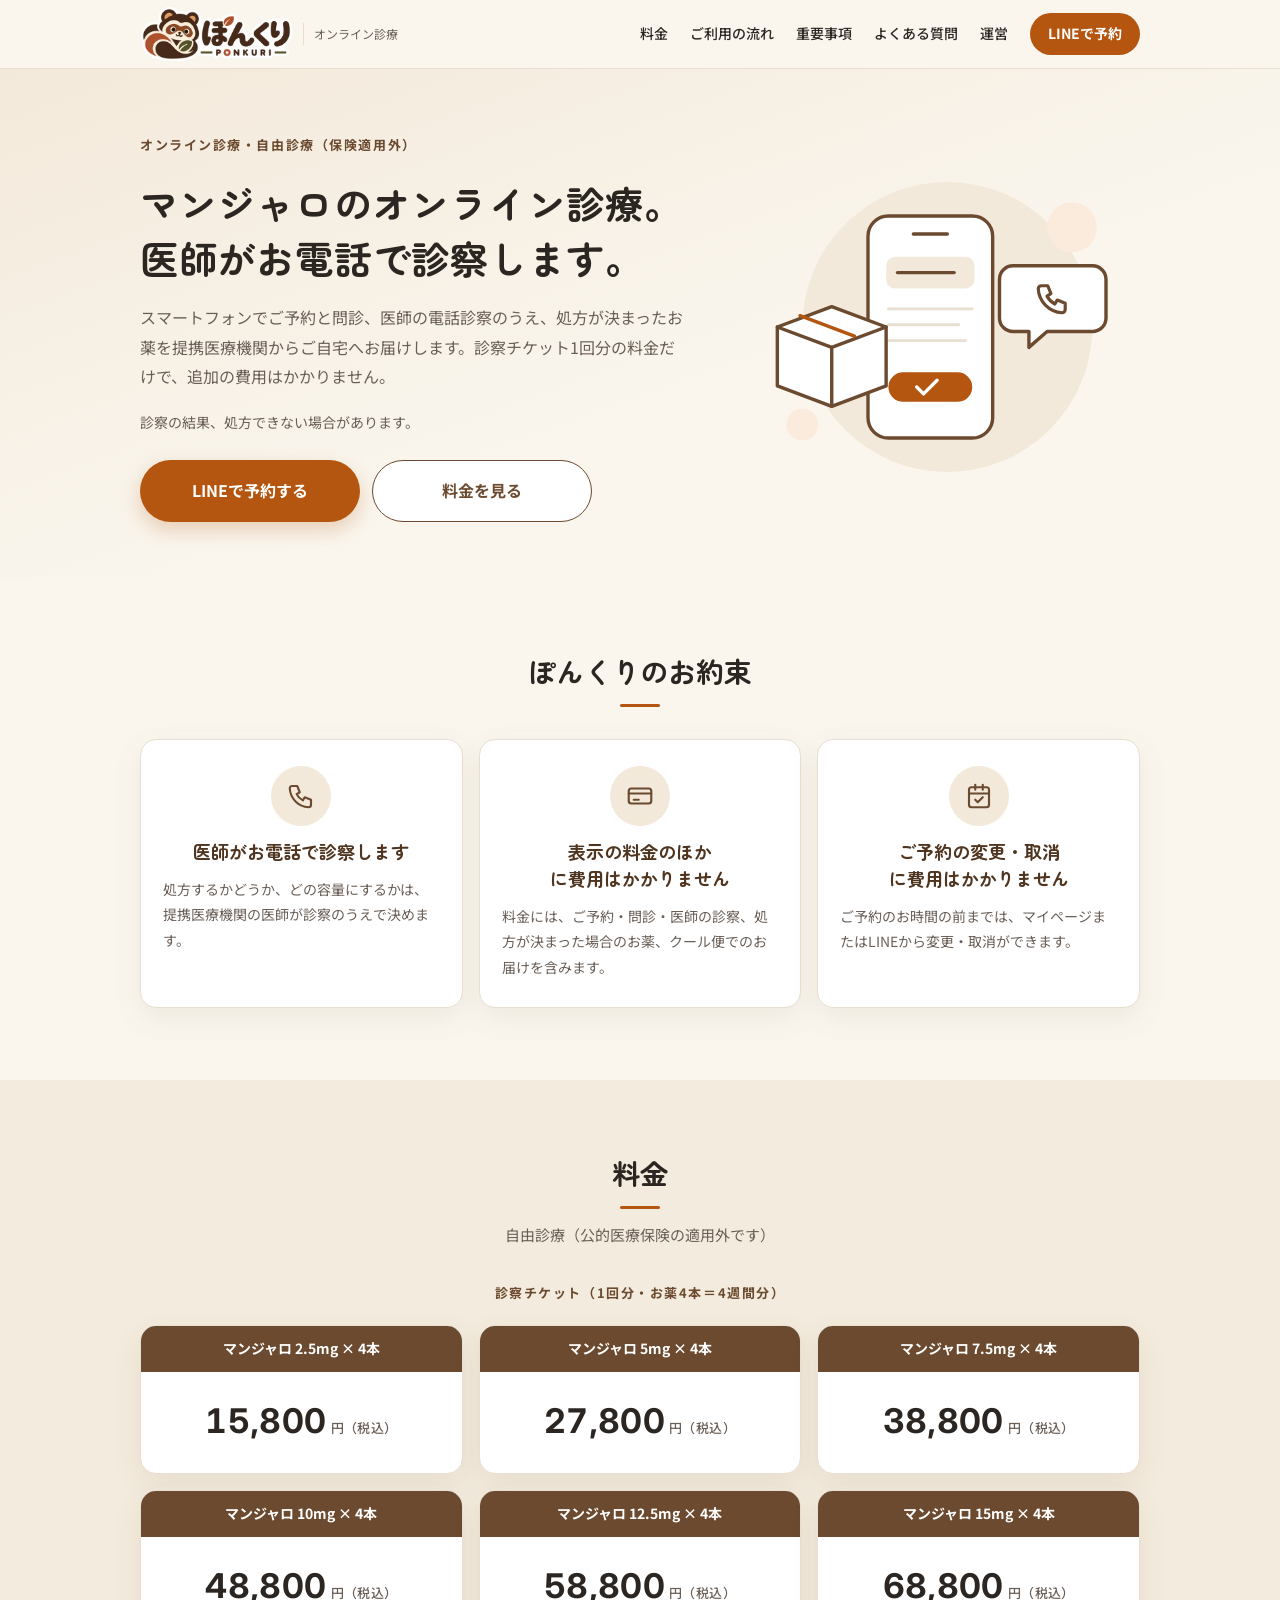
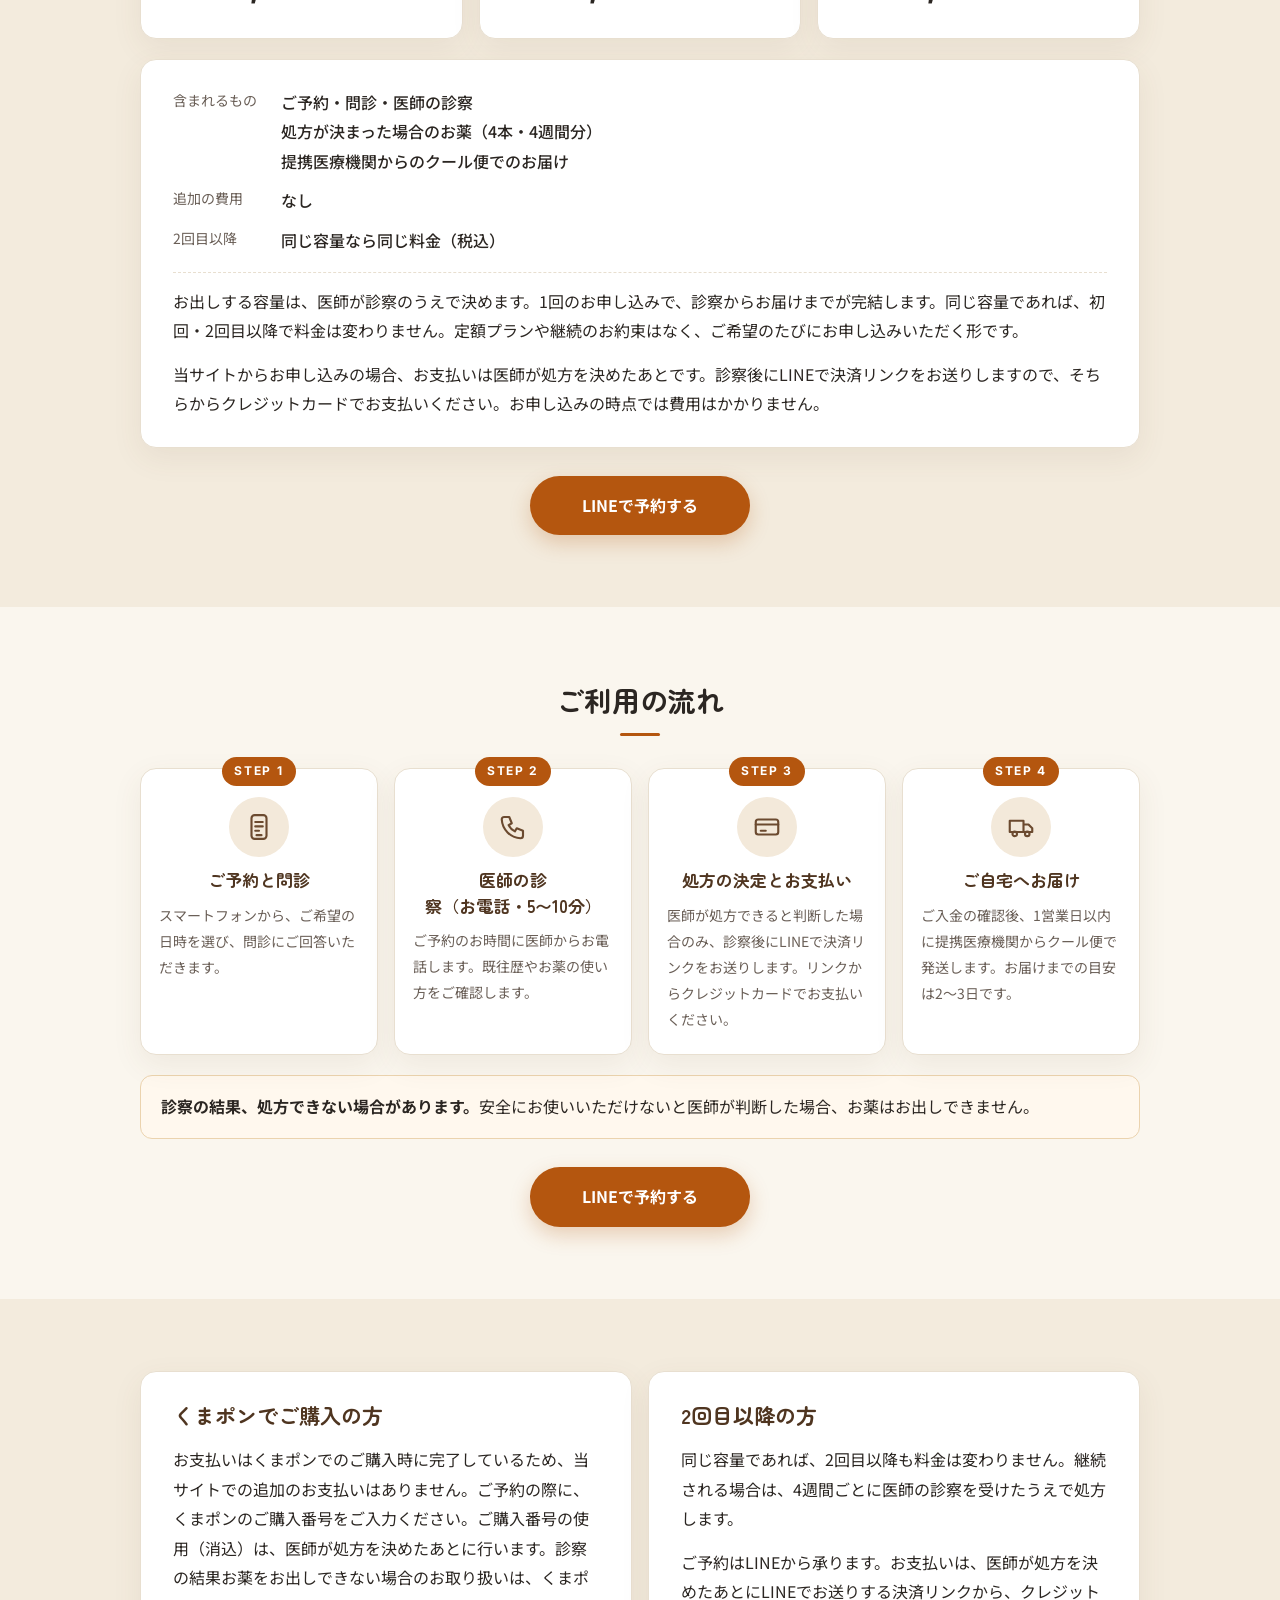
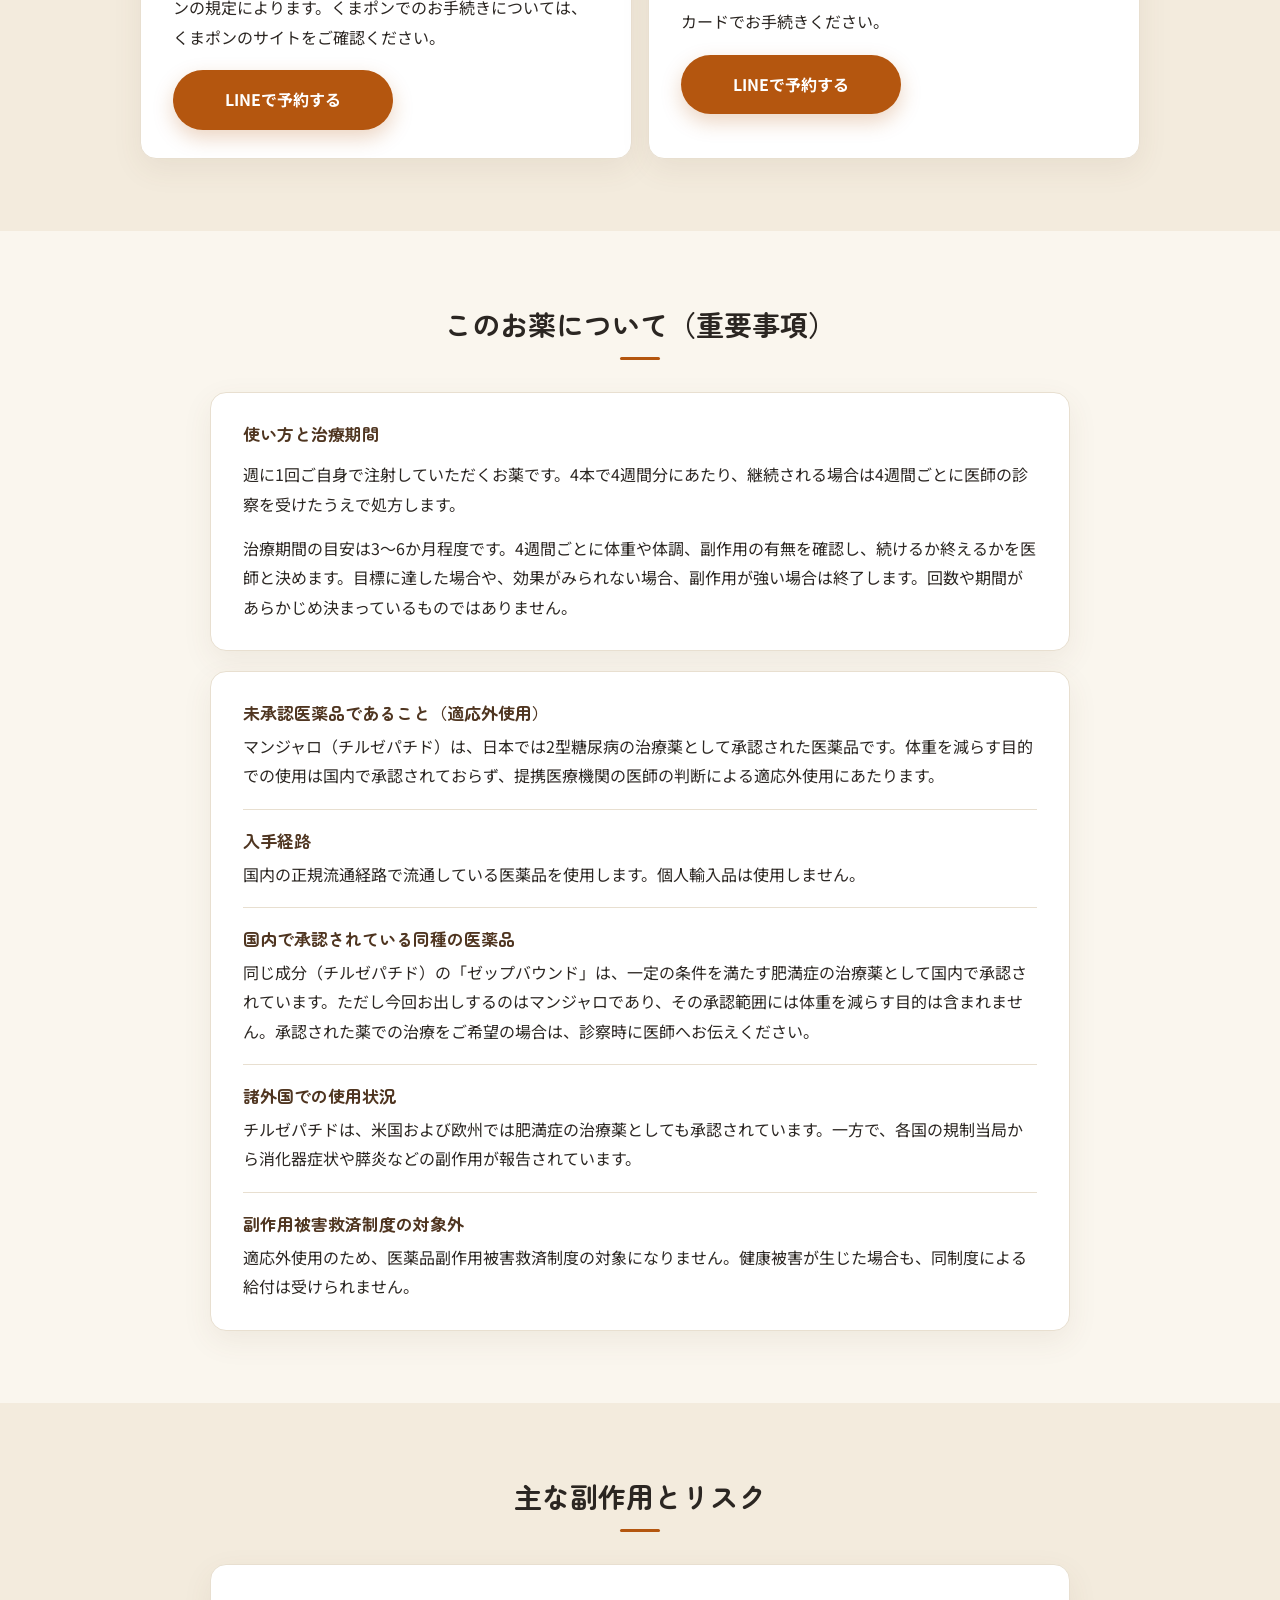
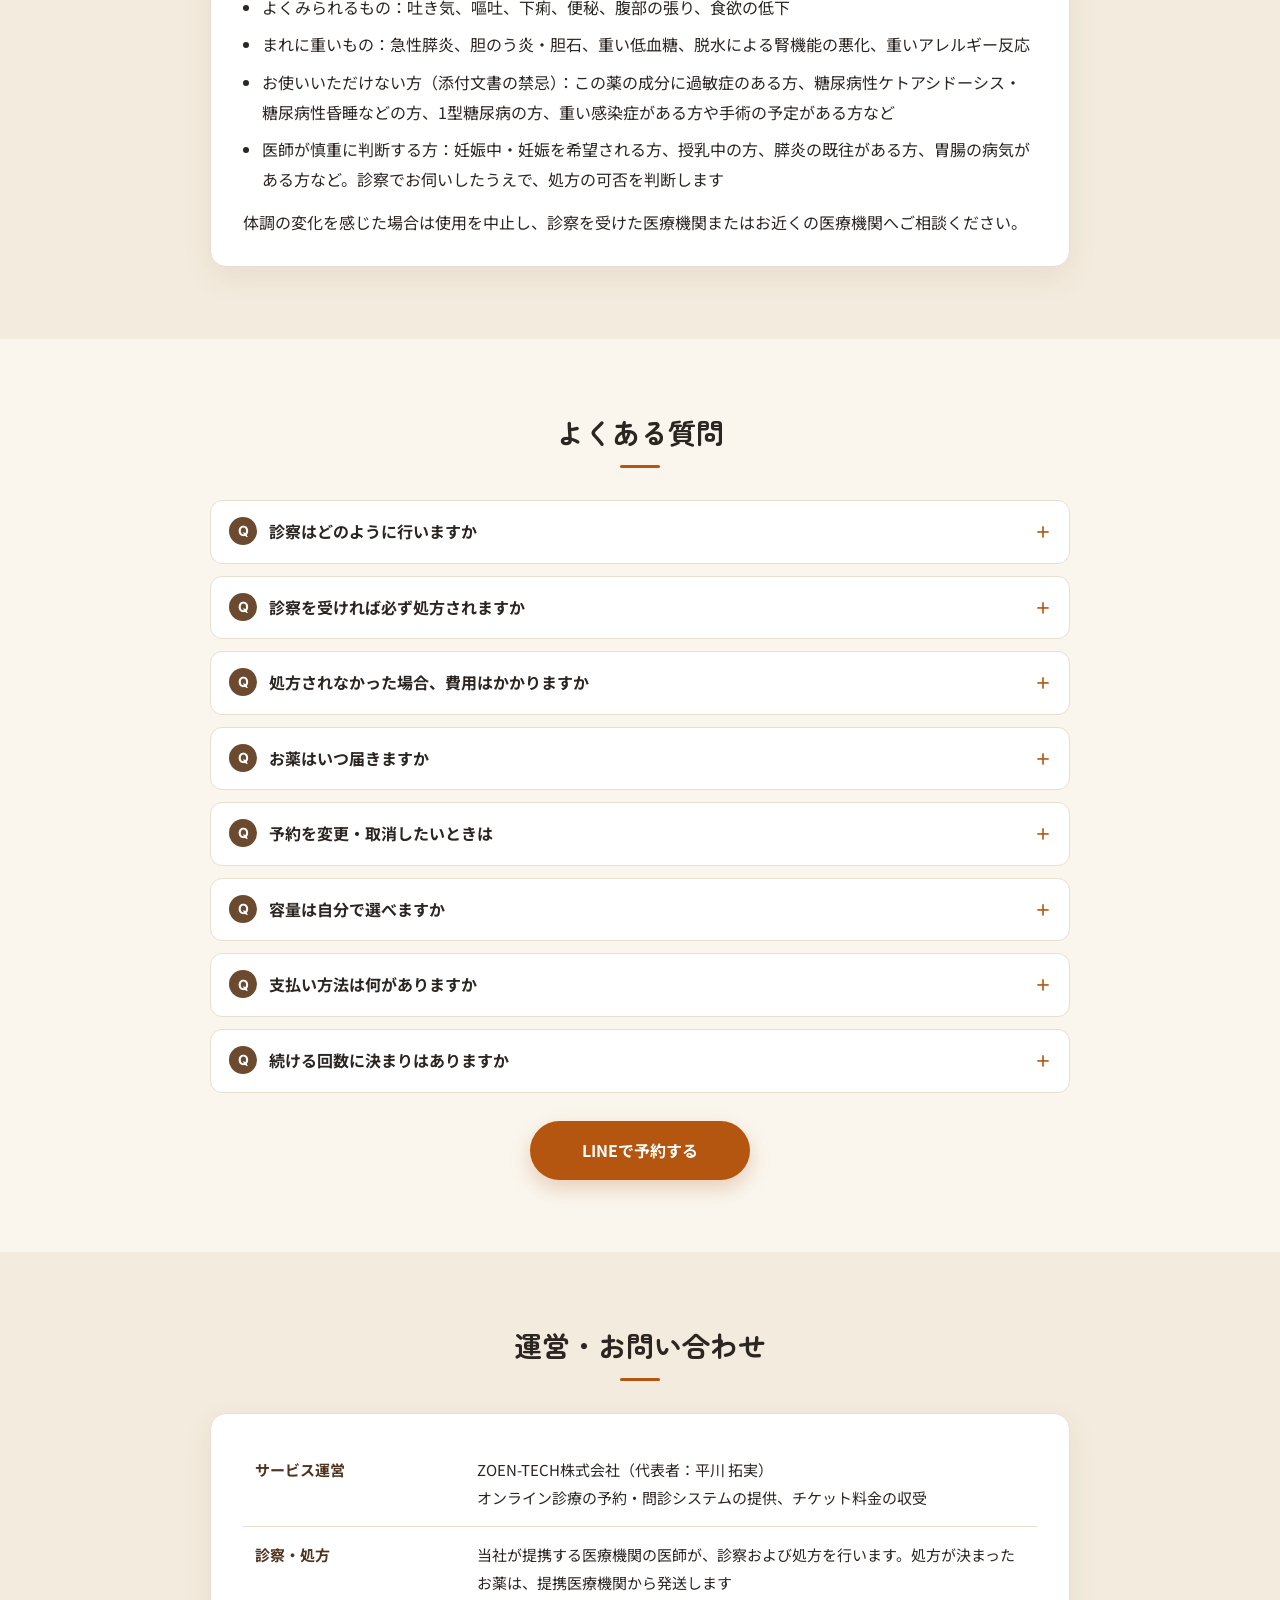
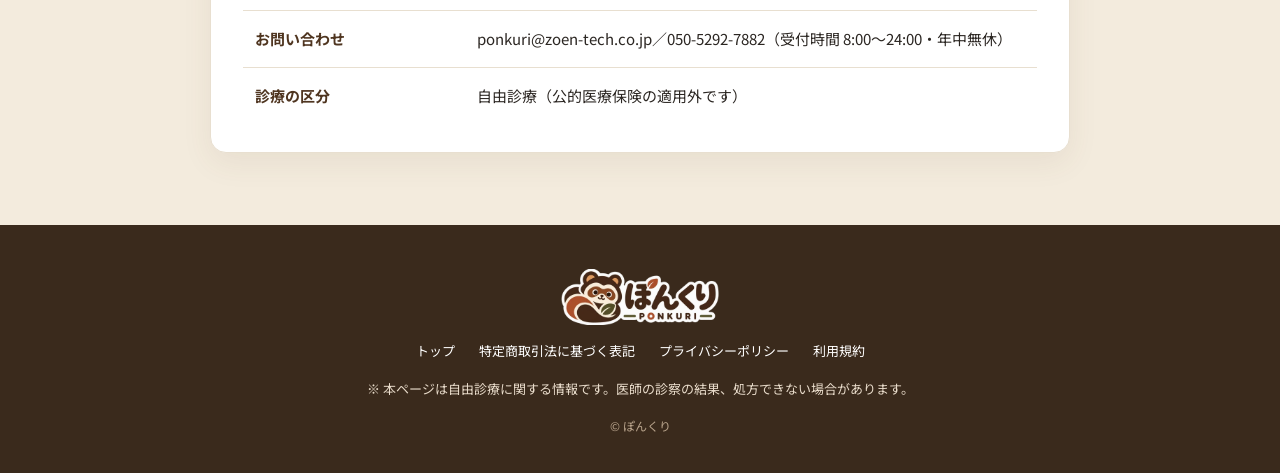
<file: ponkuri-hp-fbba8f3c/index.html>
<!DOCTYPE html>
<html lang="ja">
<head>
<meta charset="utf-8">
<meta name="viewport" content="width=device-width, initial-scale=1">
<meta name="robots" content="noindex,nofollow">
<title>ぽんくり｜マンジャロのオンライン診療</title>
<link rel="icon" href="assets/icon-32.png" sizes="32x32" type="image/png">
<link rel="icon" href="assets/icon-64.png" sizes="64x64" type="image/png">
<link rel="apple-touch-icon" href="assets/icon-180.png">
<link rel="stylesheet" href="https://fonts.googleapis.com/css2?family=Zen+Maru+Gothic:wght@500;700&family=Noto+Sans+JP:wght@400;500;700&family=Inter:wght@600;700&display=swap">
<link rel="stylesheet" href="assets/style.css?v=20261004d">
</head>
<body class="has-fixed">

<header class="site-head">
  <div class="inner">
    <a class="brand" href="index.html"><img class="logo-img" src="assets/logo.webp" alt="ぽんくり PONKURI" width="136" height="48"><span class="tag">オンライン診療</span></a>
    <nav class="site-nav"><a href="index.html#price">料金</a><a href="index.html#flow">ご利用の流れ</a><a href="index.html#notice">重要事項</a><a href="index.html#faq">よくある質問</a><a href="index.html#company">運営</a><a class="nav-btn" data-line href="index.html#flow">LINEで予約</a></nav>
  </div>
</header>

<main>

  <section class="hero">
    <div class="inner">
      <div class="hero-copy">
        <p class="eyebrow">オンライン診療・自由診療（保険適用外）</p>
        <h1><span class="nw">マンジャロのオンライン診療。</span><span class="nw">医師がお電話で診察します。</span></h1>
        <p class="lede">スマートフォンでご予約と問診、医師の電話診察のうえ、処方が決まったお薬を提携医療機関からご自宅へお届けします。診察チケット1回分の料金だけで、追加の費用はかかりません。</p>
        <p class="caution">診察の結果、処方できない場合があります。</p>
        <div class="hero-btns" id="heroCta">
          <a class="btn btn-primary" data-line href="#flow">LINEで予約する</a>
          <a class="btn btn-ghost" href="#price">料金を見る</a>
        </div>
      </div>
      <div class="hero-art" aria-hidden="true">
        <svg viewBox="0 0 360 300" fill="none" stroke-linecap="round" stroke-linejoin="round">
          <circle class="a-bg" cx="190" cy="150" r="128"/>
          <circle class="a-dot" cx="300" cy="62" r="22"/>
          <circle class="a-dot" cx="62" cy="236" r="14"/>
          <rect class="a-paper" x="120" y="52" width="110" height="196" rx="18"/>
          <line class="a-line" x1="160" y1="68" x2="190" y2="68"/>
          <rect class="a-chip" x="136" y="88" width="78" height="28" rx="8"/>
          <line class="a-line" x1="146" y1="102" x2="196" y2="102"/>
          <line class="a-faint" x1="138" y1="134" x2="212" y2="134"/>
          <line class="a-faint" x1="138" y1="148" x2="200" y2="148"/>
          <line class="a-faint" x1="138" y1="162" x2="206" y2="162"/>
          <rect class="a-fill" x="138" y="190" width="74" height="26" rx="13"/>
          <path class="a-white" d="M163 203l6 6 12-12"/>
          <path class="a-paper" d="M248 96h70a12 12 0 0 1 12 12v34a12 12 0 0 1-12 12h-40l-16 14v-14h-14a12 12 0 0 1-12-12v-34a12 12 0 0 1 12-12z"/>
          <g transform="translate(266 108) scale(1.4)"><path class="a-line" style="stroke-width:2" d="M5 4h4l2 5-2.5 1.5a11 11 0 0 0 5 5L15 13l5 2v4a2 2 0 0 1-2 2A16 16 0 0 1 3 6a2 2 0 0 1 2-2"/></g>
          <path class="a-paper" d="M40 150l48-18 48 18v52l-48 18-48-18z"/>
          <path class="a-line" d="M40 150l48 18 48-18M88 168v52"/>
          <path class="a-warm" d="M60 140l48 18"/>
        </svg>
      </div>
    </div>
  </section>

  <section id="promise">
    <div class="inner">
      <div class="sec-head"><h2>ぽんくりのお約束</h2></div>
      <ul class="promise">
        <li><span class="ico"><svg viewBox="0 0 24 24"><path d="M5 4h4l2 5-2.5 1.5a11 11 0 0 0 5 5L15 13l5 2v4a2 2 0 0 1-2 2A16 16 0 0 1 3 6a2 2 0 0 1 2-2"/></svg></span><h3>医師がお電話で<span class="nw">診察します</span></h3><p>処方するかどうか、どの容量にするかは、提携医療機関の医師が診察のうえで決めます。</p></li>
        <li><span class="ico"><svg viewBox="0 0 24 24"><rect x="3" y="6" width="18" height="12" rx="2"/><path d="M3 10h18M7 15h4"/></svg></span><h3>表示の料金のほかに<span class="nw">費用はかかりません</span></h3><p>料金には、ご予約・問診・医師の診察、処方が決まった場合のお薬、クール便でのお届けを含みます。</p></li>
        <li><span class="ico"><svg viewBox="0 0 24 24"><rect x="4" y="5" width="16" height="16" rx="2"/><path d="M4 10h16M9 3v4M15 3v4M9 15l2 2 4-4"/></svg></span><h3>ご予約の変更・取消に<span class="nw">費用はかかりません</span></h3><p>ご予約のお時間の前までは、マイページまたはLINEから変更・取消ができます。</p></li>
      </ul>
    </div>
  </section>

  <section id="price" class="band">
    <div class="inner">
      <div class="sec-head"><h2>料金</h2><p class="sub">自由診療（公的医療保険の適用外です）</p></div>
      <p class="eyebrow center">診察チケット（1回分・お薬4本＝4週間分）</p>
      <ul class="price-grid">
        <li><span class="dose">マンジャロ 2.5mg × 4本</span><span class="yen">15,800<small>円（税込）</small></span></li>
        <li><span class="dose">マンジャロ 5mg × 4本</span><span class="yen">27,800<small>円（税込）</small></span></li>
        <li><span class="dose">マンジャロ 7.5mg × 4本</span><span class="yen">38,800<small>円（税込）</small></span></li>
        <li><span class="dose">マンジャロ 10mg × 4本</span><span class="yen">48,800<small>円（税込）</small></span></li>
        <li><span class="dose">マンジャロ 12.5mg × 4本</span><span class="yen">58,800<small>円（税込）</small></span></li>
        <li><span class="dose">マンジャロ 15mg × 4本</span><span class="yen">68,800<small>円（税込）</small></span></li>
      </ul>
      <div class="card">
        <dl class="kv">
          <dt>含まれるもの</dt><dd>ご予約・問診・医師の診察<br>処方が決まった場合のお薬（4本・4週間分）<br>提携医療機関からのクール便でのお届け</dd>
          <dt>追加の費用</dt><dd>なし</dd>
          <dt>2回目以降</dt><dd>同じ容量なら同じ料金（税込）</dd>
        </dl>
        <p>お出しする容量は、医師が診察のうえで決めます。1回のお申し込みで、診察からお届けまでが完結します。同じ容量であれば、初回・2回目以降で料金は変わりません。定額プランや継続のお約束はなく、ご希望のたびにお申し込みいただく形です。</p>
        <p>当サイトからお申し込みの場合、お支払いは医師が処方を決めたあとです。診察後にLINEで決済リンクをお送りしますので、そちらからクレジットカードでお支払いください。お申し込みの時点では費用はかかりません。</p>
      </div>
      <div class="cta-row"><a class="btn btn-primary" data-line href="#flow">LINEで予約する</a></div>
    </div>
  </section>

  <section id="flow">
    <div class="inner">
      <div class="sec-head"><h2>ご利用の流れ</h2></div>
      <ol class="flow">
        <li><span class="ico"><svg viewBox="0 0 24 24"><rect x="6" y="2.5" width="12" height="19" rx="2.5"/><path d="M10 18.5h4M9 8h6M9 11.5h6M9 15h3"/></svg></span><h3>ご予約と問診</h3><p>スマートフォンから、ご希望の日時を選び、問診にご回答いただきます。</p></li>
        <li><span class="ico"><svg viewBox="0 0 24 24"><path d="M5 4h4l2 5-2.5 1.5a11 11 0 0 0 5 5L15 13l5 2v4a2 2 0 0 1-2 2A16 16 0 0 1 3 6a2 2 0 0 1 2-2"/></svg></span><h3>医師の診察<span class="nw">（お電話・5〜10分）</span></h3><p>ご予約のお時間に医師からお電話します。既往歴やお薬の使い方をご確認します。</p></li>
        <li><span class="ico"><svg viewBox="0 0 24 24"><rect x="3" y="6" width="18" height="12" rx="2"/><path d="M3 10h18M7 15h4"/></svg></span><h3>処方の決定とお支払い</h3><p>医師が処方できると判断した場合のみ、診察後にLINEで決済リンクをお送りします。リンクからクレジットカードでお支払いください。</p></li>
        <li><span class="ico"><svg viewBox="0 0 24 24"><path d="M3 7h11v9H3zM14 10h4l3 3v3h-7"/><circle cx="7" cy="17.5" r="1.8"/><circle cx="17" cy="17.5" r="1.8"/></svg></span><h3>ご自宅へお届け</h3><p>ご入金の確認後、1営業日以内に提携医療機関からクール便で発送します。お届けまでの目安は2〜3日です。</p></li>
      </ol>
      <div class="callout">
        <p><strong>診察の結果、処方できない場合があります。</strong>安全にお使いいただけないと医師が判断した場合、お薬はお出しできません。</p>
      </div>
      <div class="cta-row"><a class="btn btn-primary" data-line href="#flow">LINEで予約する</a></div>
    </div>
  </section>

  <section id="guide" class="band">
    <div class="inner">
      <div class="duo">
        <div class="card" id="kumapon">
          <h2>くまポンでご購入の方</h2>
          <p>お支払いはくまポンでのご購入時に完了しているため、当サイトでの追加のお支払いはありません。ご予約の際に、くまポンのご購入番号をご入力ください。ご購入番号の使用（消込）は、医師が処方を決めたあとに行います。診察の結果お薬をお出しできない場合のお取り扱いは、くまポンの規定によります。くまポンでのお手続きについては、くまポンのサイトをご確認ください。</p>
          <a class="btn btn-primary" data-line href="#flow">LINEで予約する</a>
        </div>
        <div class="card" id="repeat">
          <h2>2回目以降の方</h2>
          <p>同じ容量であれば、2回目以降も料金は変わりません。継続される場合は、4週間ごとに医師の診察を受けたうえで処方します。</p>
          <p>ご予約はLINEから承ります。お支払いは、医師が処方を決めたあとにLINEでお送りする決済リンクから、クレジットカードでお手続きください。</p>
          <a class="btn btn-primary" data-line href="#flow">LINEで予約する</a>
        </div>
      </div>
    </div>
  </section>

  <section id="notice">
    <div class="inner">
      <div class="sec-head"><h2>このお薬について（重要事項）</h2></div>
      <div class="card narrow">
        <h3>使い方と治療期間</h3>
        <p>週に1回ご自身で注射していただくお薬です。4本で4週間分にあたり、継続される場合は4週間ごとに医師の診察を受けたうえで処方します。</p>
        <p>治療期間の目安は3〜6か月程度です。4週間ごとに体重や体調、副作用の有無を確認し、続けるか終えるかを医師と決めます。目標に達した場合や、効果がみられない場合、副作用が強い場合は終了します。回数や期間があらかじめ決まっているものではありません。</p>
      </div>
      <div class="card disclosure narrow">
        <div>
          <h3>未承認医薬品であること（適応外使用）</h3>
          <p>マンジャロ（チルゼパチド）は、日本では2型糖尿病の治療薬として承認された医薬品です。体重を減らす目的での使用は国内で承認されておらず、提携医療機関の医師の判断による適応外使用にあたります。</p>
        </div>
        <div>
          <h3>入手経路</h3>
          <p>国内の正規流通経路で流通している医薬品を使用します。個人輸入品は使用しません。</p>
        </div>
        <div>
          <h3>国内で承認されている同種の医薬品</h3>
          <p>同じ成分（チルゼパチド）の「ゼップバウンド」は、一定の条件を満たす肥満症の治療薬として国内で承認されています。ただし今回お出しするのはマンジャロであり、その承認範囲には体重を減らす目的は含まれません。承認された薬での治療をご希望の場合は、診察時に医師へお伝えください。</p>
        </div>
        <div>
          <h3>諸外国での使用状況</h3>
          <p>チルゼパチドは、米国および欧州では肥満症の治療薬としても承認されています。一方で、各国の規制当局から消化器症状や膵炎などの副作用が報告されています。</p>
        </div>
        <div>
          <h3>副作用被害救済制度の対象外</h3>
          <p>適応外使用のため、医薬品副作用被害救済制度の対象になりません。健康被害が生じた場合も、同制度による給付は受けられません。</p>
        </div>
      </div>
    </div>
  </section>

  <section id="risk" class="band">
    <div class="inner">
      <div class="sec-head"><h2>主な副作用とリスク</h2></div>
      <div class="card narrow">
        <ul class="plain">
          <li>よくみられるもの：吐き気、嘔吐、下痢、便秘、腹部の張り、食欲の低下</li>
          <li>まれに重いもの：急性膵炎、胆のう炎・胆石、重い低血糖、脱水による腎機能の悪化、重いアレルギー反応</li>
          <li>お使いいただけない方（添付文書の禁忌）：この薬の成分に過敏症のある方、糖尿病性ケトアシドーシス・糖尿病性昏睡などの方、1型糖尿病の方、重い感染症がある方や手術の予定がある方など</li>
          <li>医師が慎重に判断する方：妊娠中・妊娠を希望される方、授乳中の方、膵炎の既往がある方、胃腸の病気がある方など。診察でお伺いしたうえで、処方の可否を判断します</li>
        </ul>
        <p>体調の変化を感じた場合は使用を中止し、診察を受けた医療機関またはお近くの医療機関へご相談ください。</p>
      </div>
    </div>
  </section>

  <section id="faq">
    <div class="inner">
      <div class="sec-head"><h2>よくある質問</h2></div>
      <div class="faq narrow">
        <details><summary>診察はどのように行いますか</summary><p>ご予約のお時間に、医師からお電話します。5〜10分ほどで、既往歴やお薬の使い方をご確認します。</p></details>
        <details><summary>診察を受ければ必ず処方されますか</summary><p>いいえ。安全にお使いいただけないと医師が判断した場合、お薬はお出しできません。</p></details>
        <details><summary>処方されなかった場合、費用はかかりますか</summary><p>当サイトでお申し込みの方は、お支払いが発生しません。くまポンでご購入の方のお取り扱いは、くまポンの規定によります。</p></details>
        <details><summary>お薬はいつ届きますか</summary><p>ご入金の確認後、1営業日以内に提携医療機関からクール便で発送します。お届けまでの目安は2〜3日です。</p></details>
        <details><summary>予約を変更・取消したいときは</summary><p>ご予約のお時間の前までは、マイページまたはLINEから変更・取消ができます。費用はかかりません。</p></details>
        <details><summary>容量は自分で選べますか</summary><p>お出しする容量は、医師が診察のうえで決めます。</p></details>
        <details><summary>支払い方法は何がありますか</summary><p>クレジットカードのみです。診察後にLINEでお送りする決済リンクからお手続きください。くまポンでご購入の方は、ご購入時にお支払いが完了しています。</p></details>
        <details><summary>続ける回数に決まりはありますか</summary><p>ありません。定額プランや継続のお約束はなく、ご希望のたびにお申し込みいただく形です。</p></details>
      </div>
      <div class="cta-row"><a class="btn btn-primary" data-line href="#flow">LINEで予約する</a></div>
    </div>
  </section>

  <section id="company" class="band">
    <div class="inner">
      <div class="sec-head"><h2>運営・お問い合わせ</h2></div>
      <div class="card tablewrap narrow" id="contact">
        <table>
          <tr><th>サービス運営</th><td>ZOEN-TECH株式会社（代表者：平川 拓実）<br>オンライン診療の予約・問診システムの提供、チケット料金の収受</td></tr>
          <tr><th>診察・処方</th><td>当社が提携する医療機関の医師が、診察および処方を行います。処方が決まったお薬は、提携医療機関から発送します</td></tr>
          <tr><th>お問い合わせ</th><td>ponkuri@zoen-tech.co.jp／050-5292-7882（受付時間 8:00〜24:00・年中無休）</td></tr>
          <tr><th>診療の区分</th><td>自由診療（公的医療保険の適用外です）</td></tr>
        </table>
      </div>
    </div>
  </section>

</main>

<footer class="site-foot">
  <div class="inner">
    <a class="brand" href="index.html"><img class="logo-img" src="assets/logo.webp" alt="ぽんくり PONKURI" width="158" height="56"></a>
    <p class="links"><a href="index.html">トップ</a><a href="tokushoho.html">特定商取引法に基づく表記</a><a href="privacy.html">プライバシーポリシー</a><a href="terms.html">利用規約</a></p>
    <p class="note">※ 本ページは自由診療に関する情報です。医師の診察の結果、処方できない場合があります。</p>
    <p class="copy">© ぽんくり</p>
  </div>
</footer>

<div class="fixed-cta is-hidden" id="fixedCta"><a class="btn btn-primary" data-line href="#flow">LINEで予約する</a></div>

<script src="assets/site.js?v=20261004d"></script>
</body>
</html>
</file>
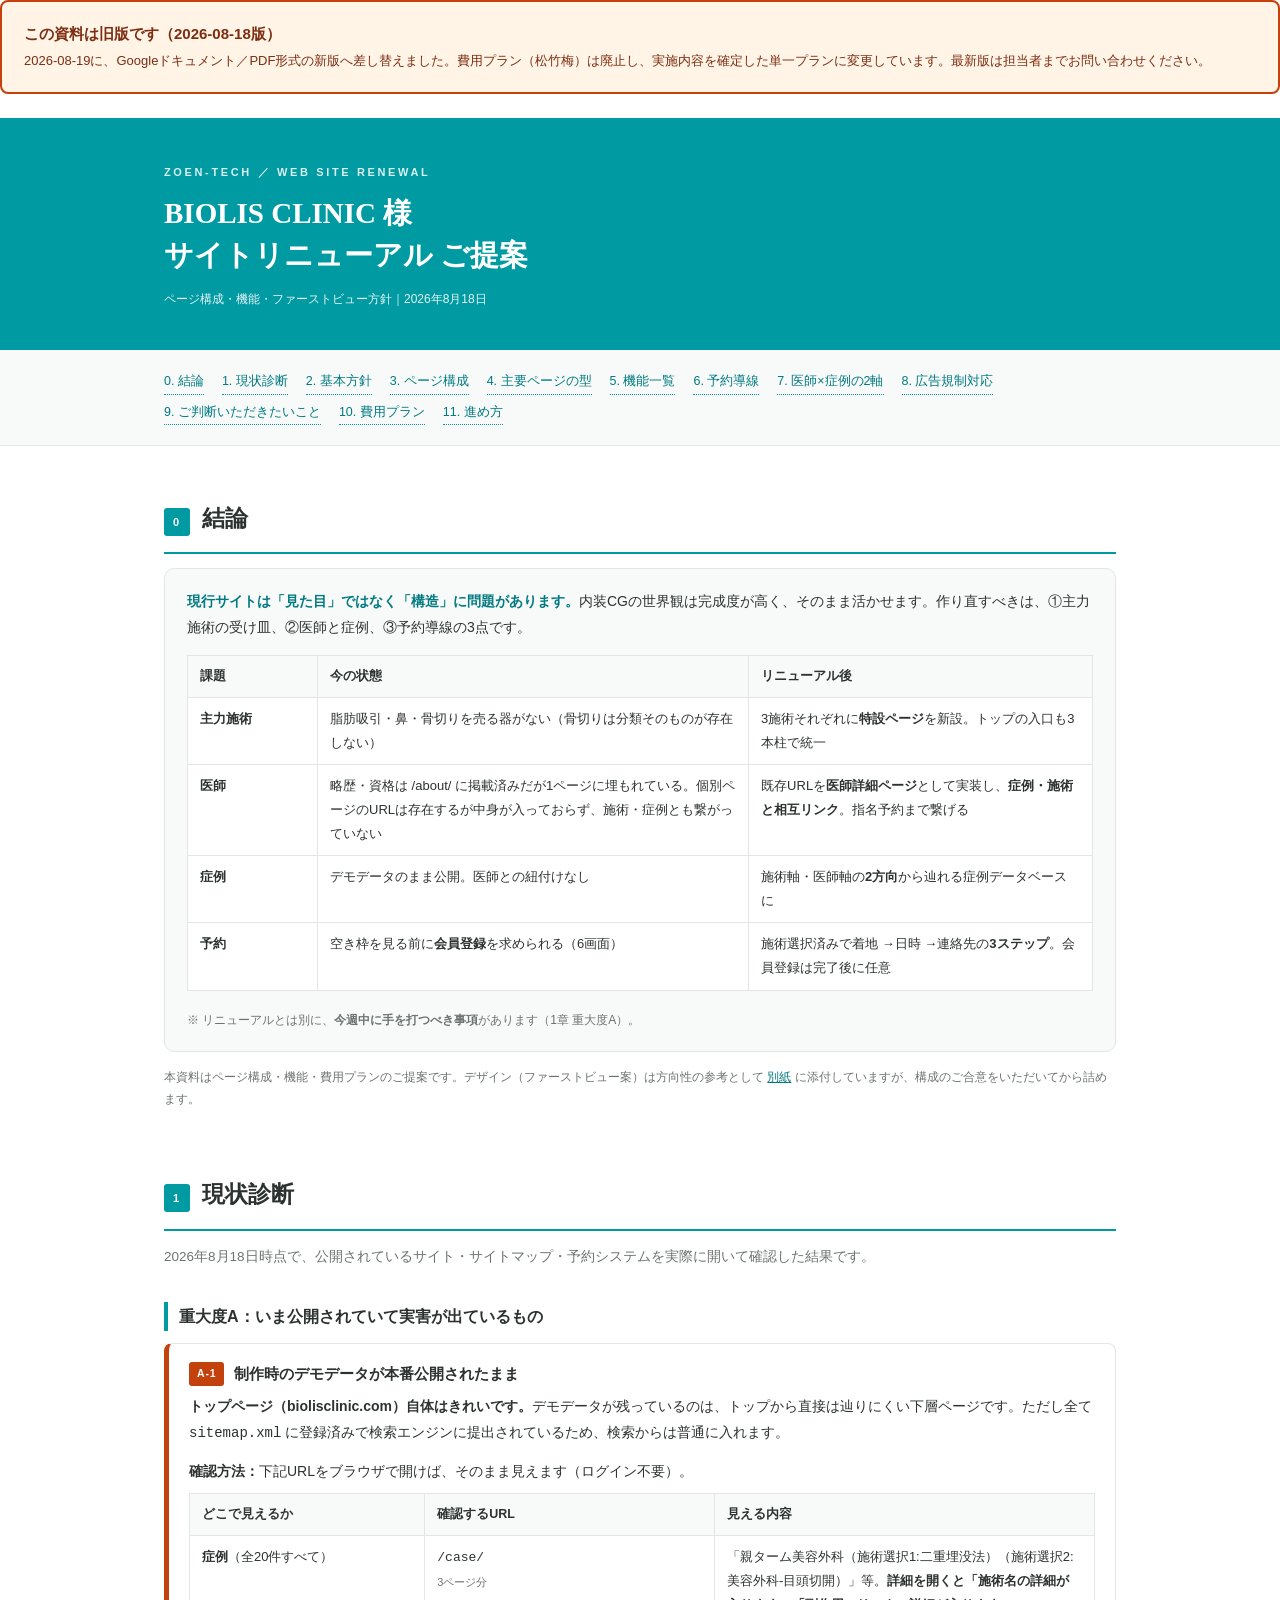
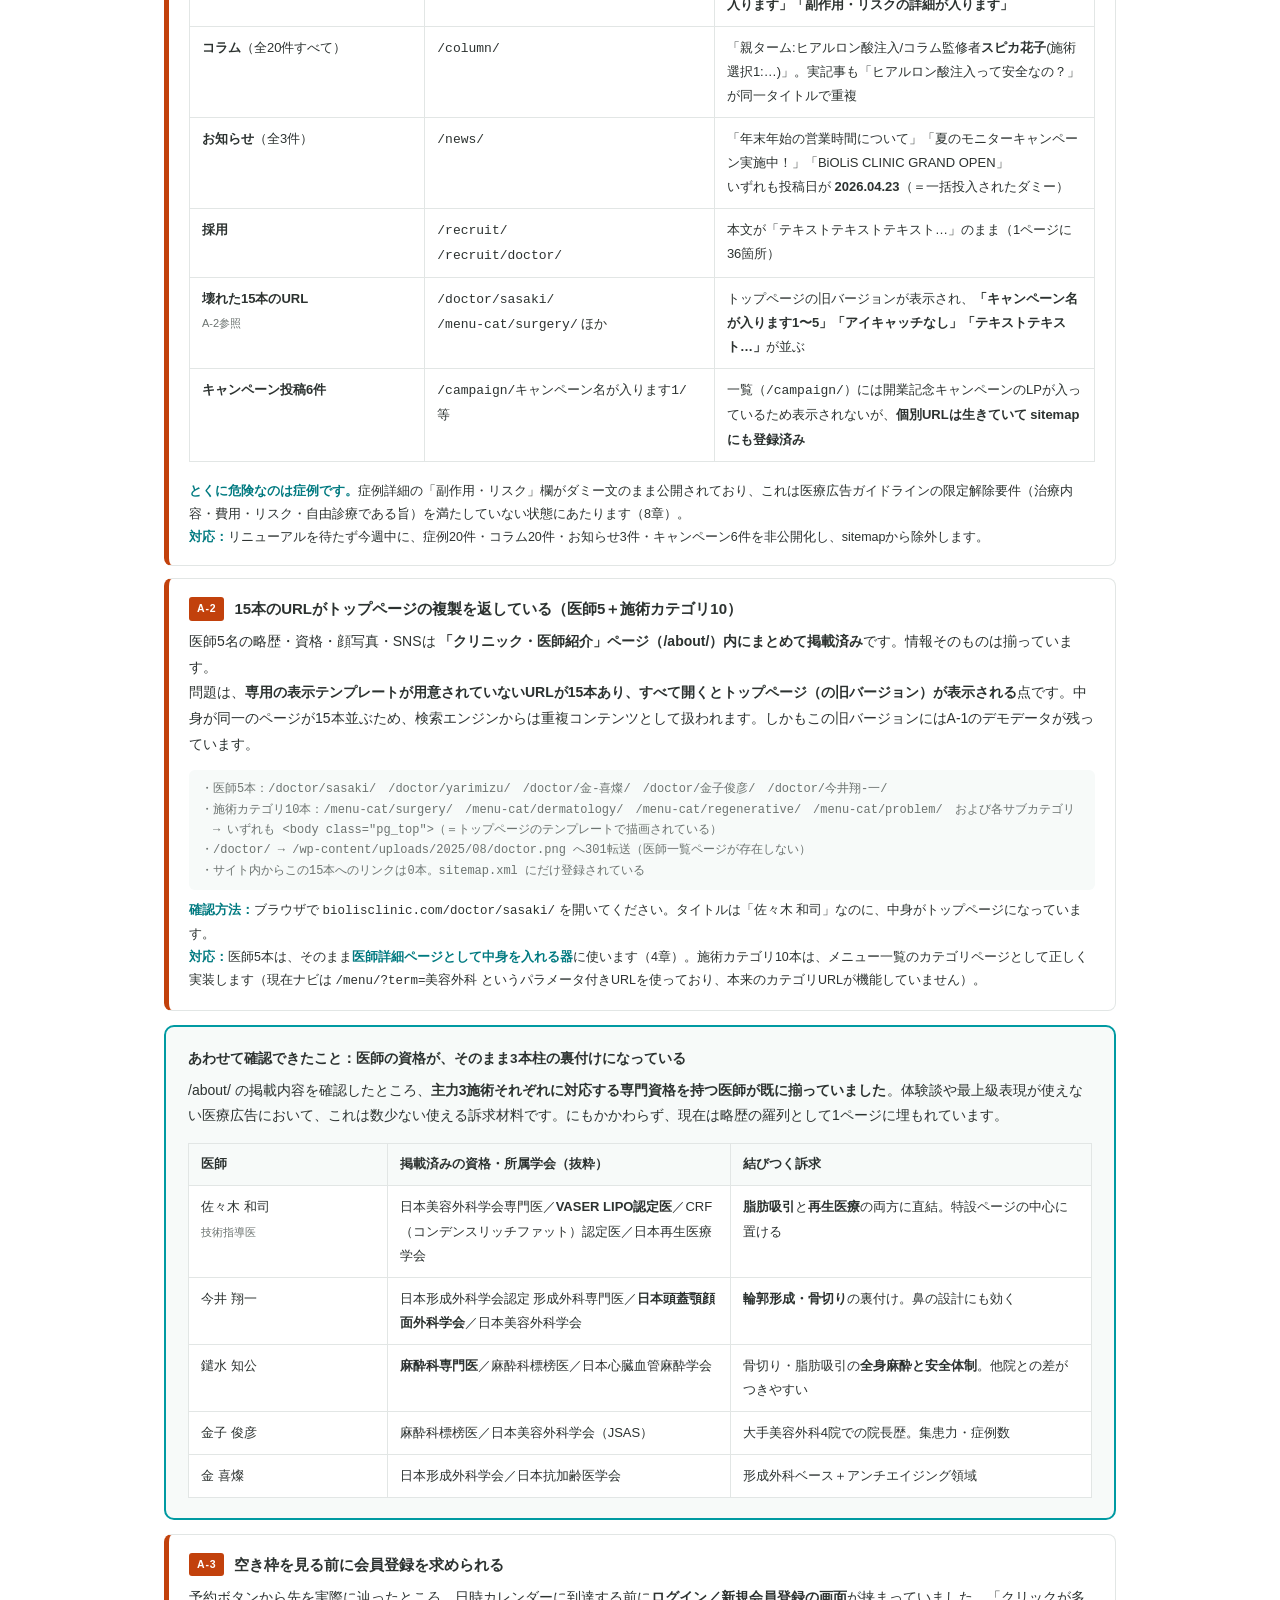
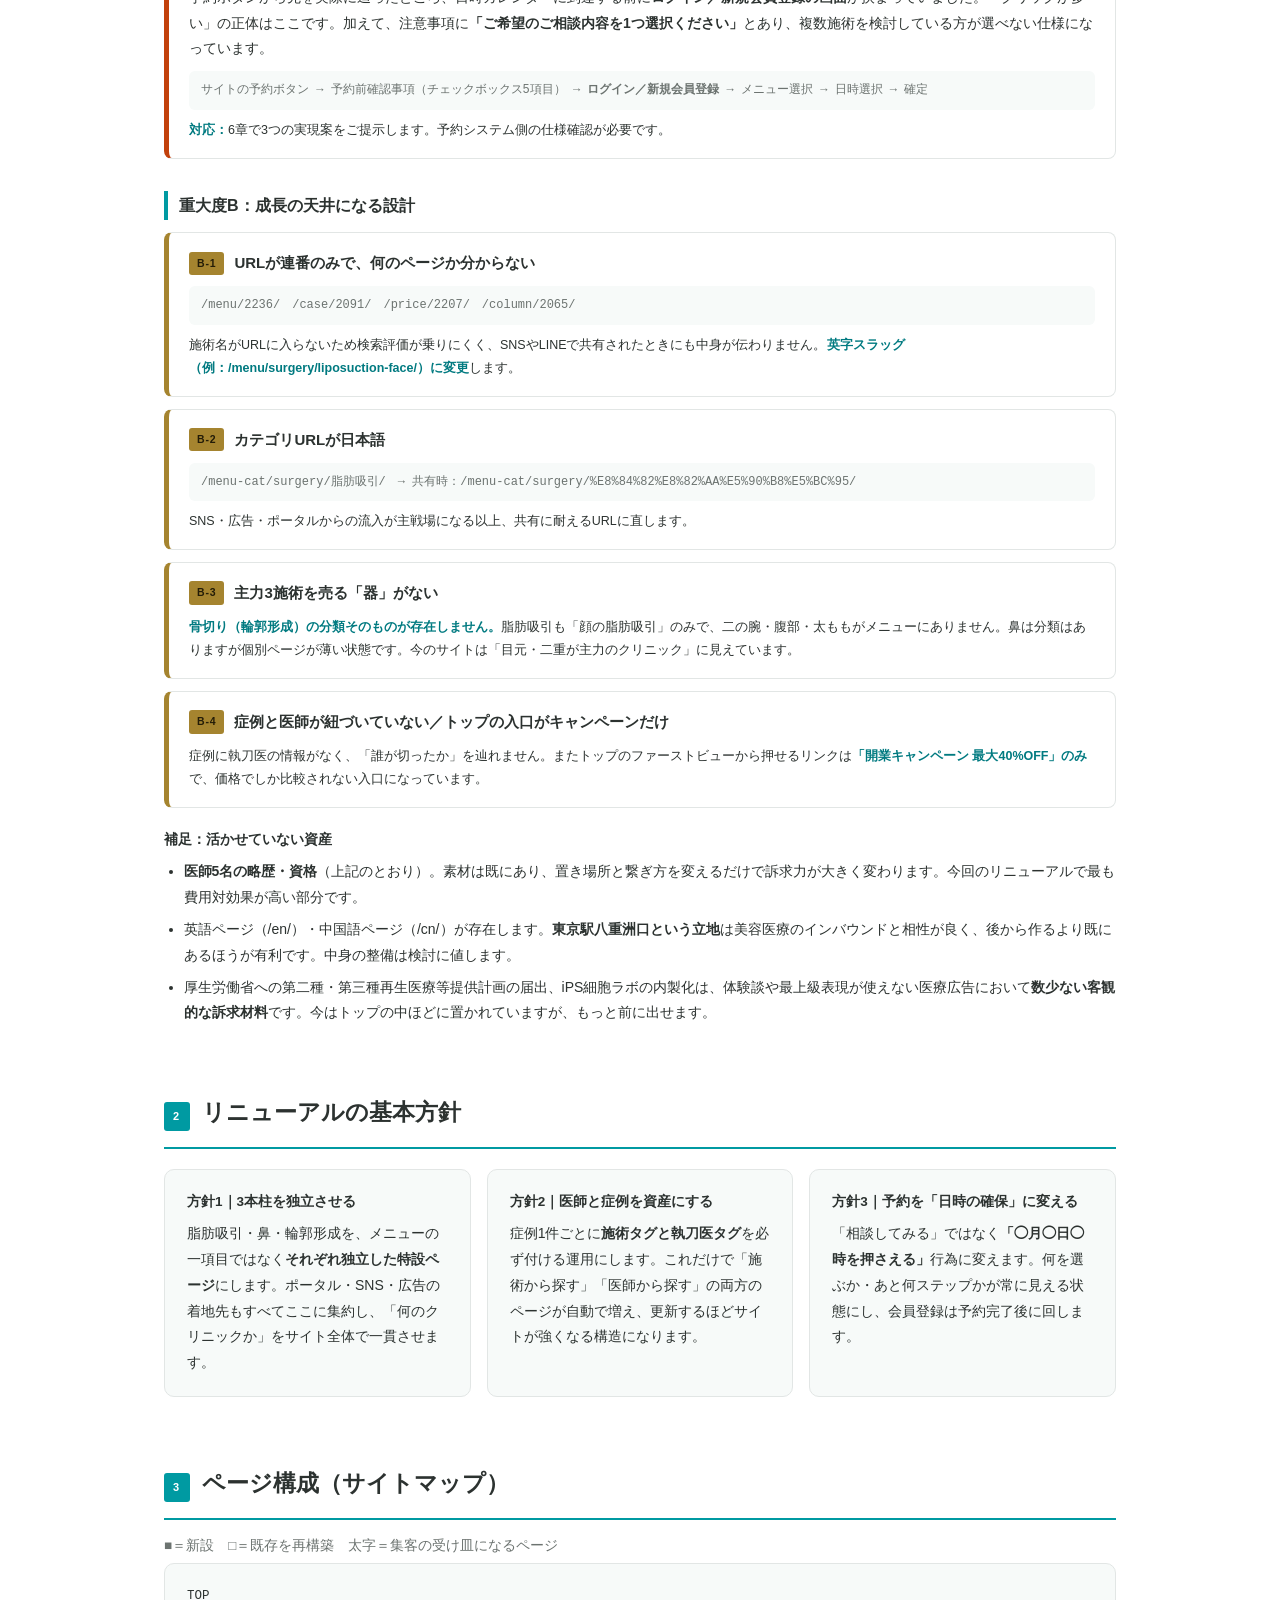
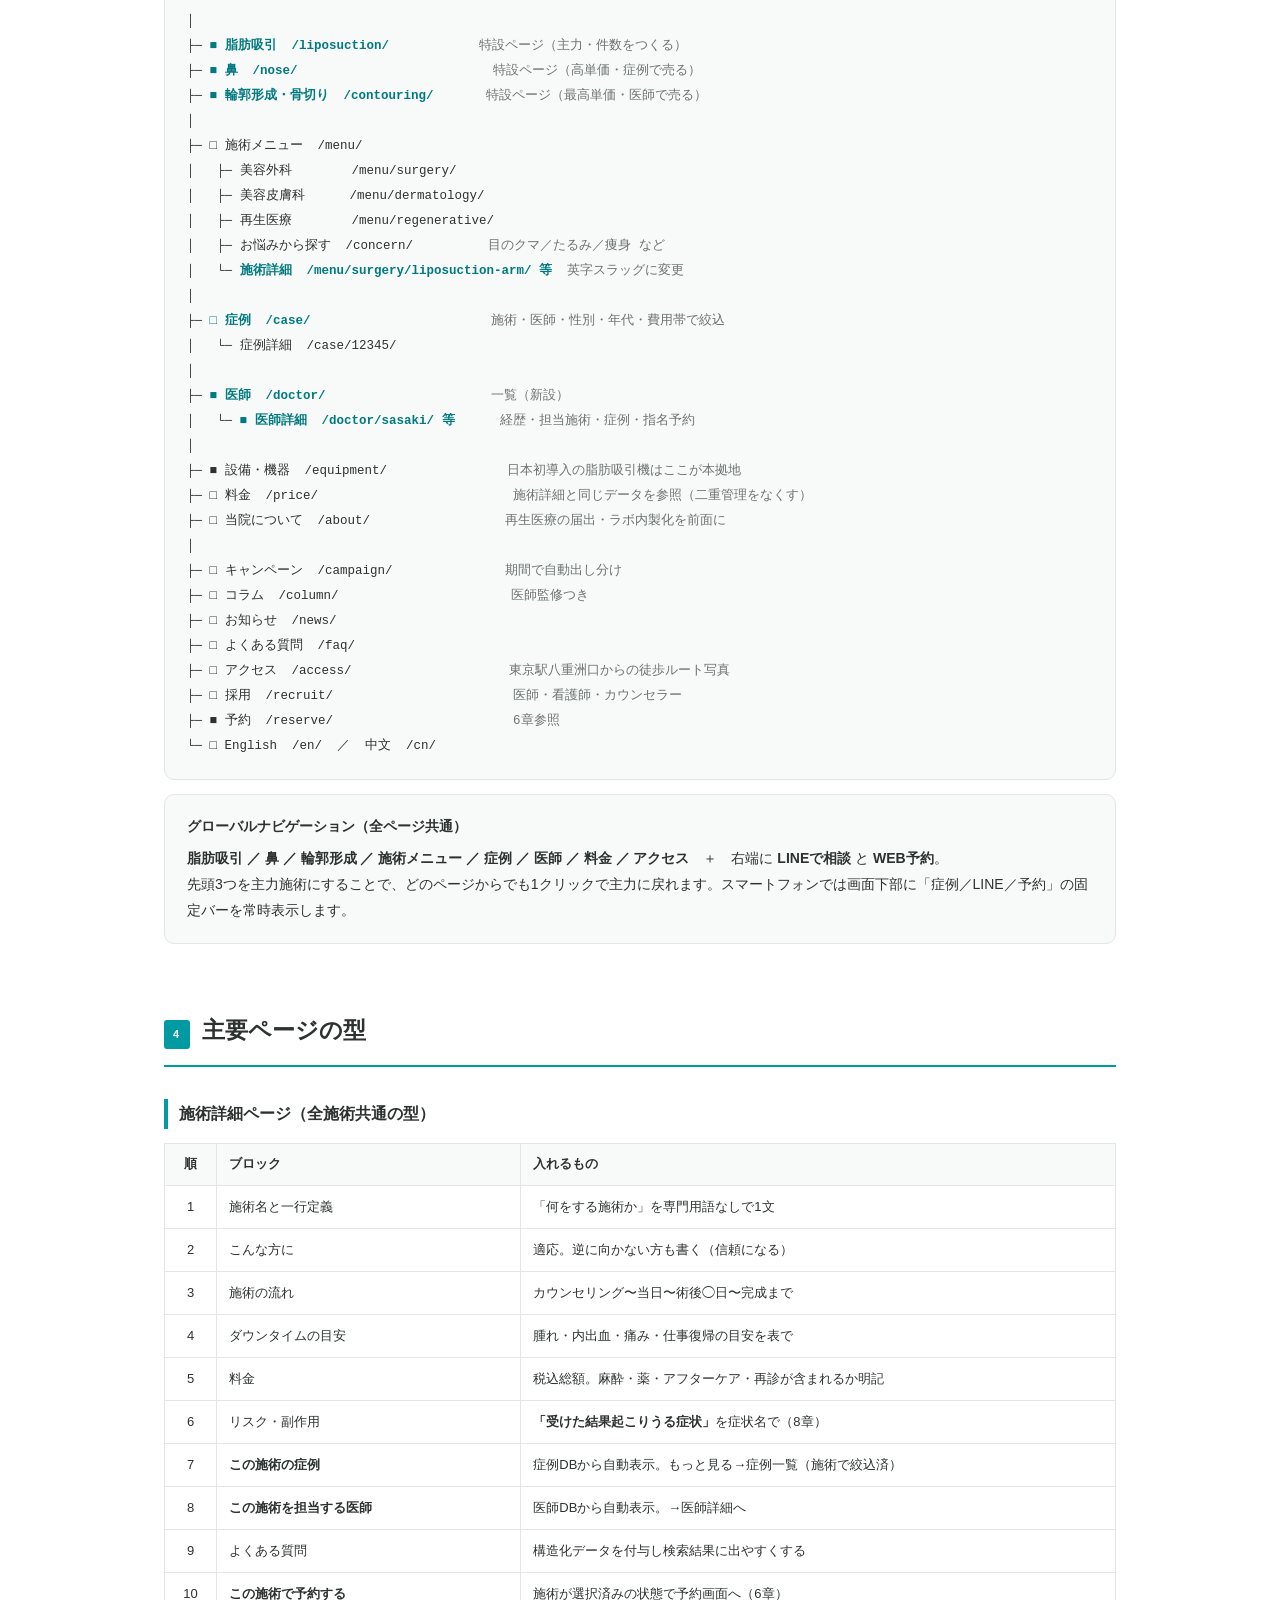
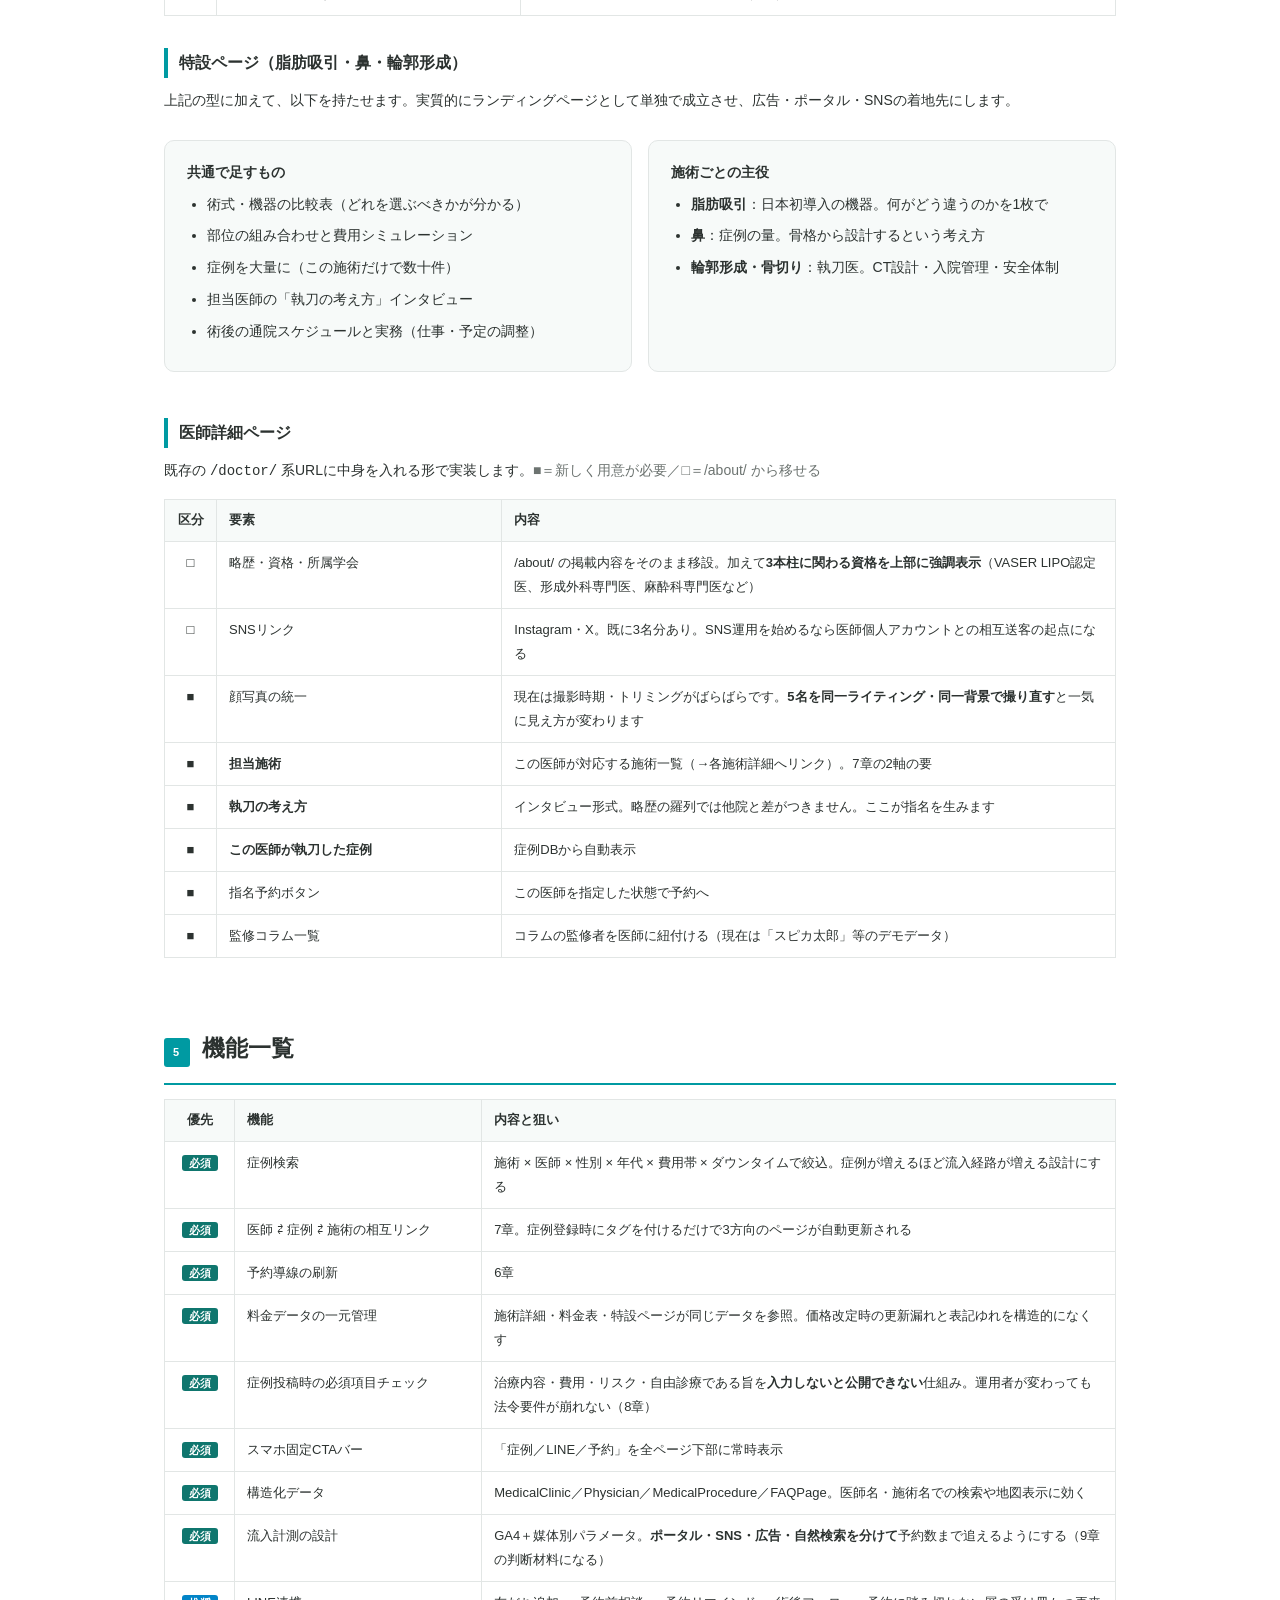
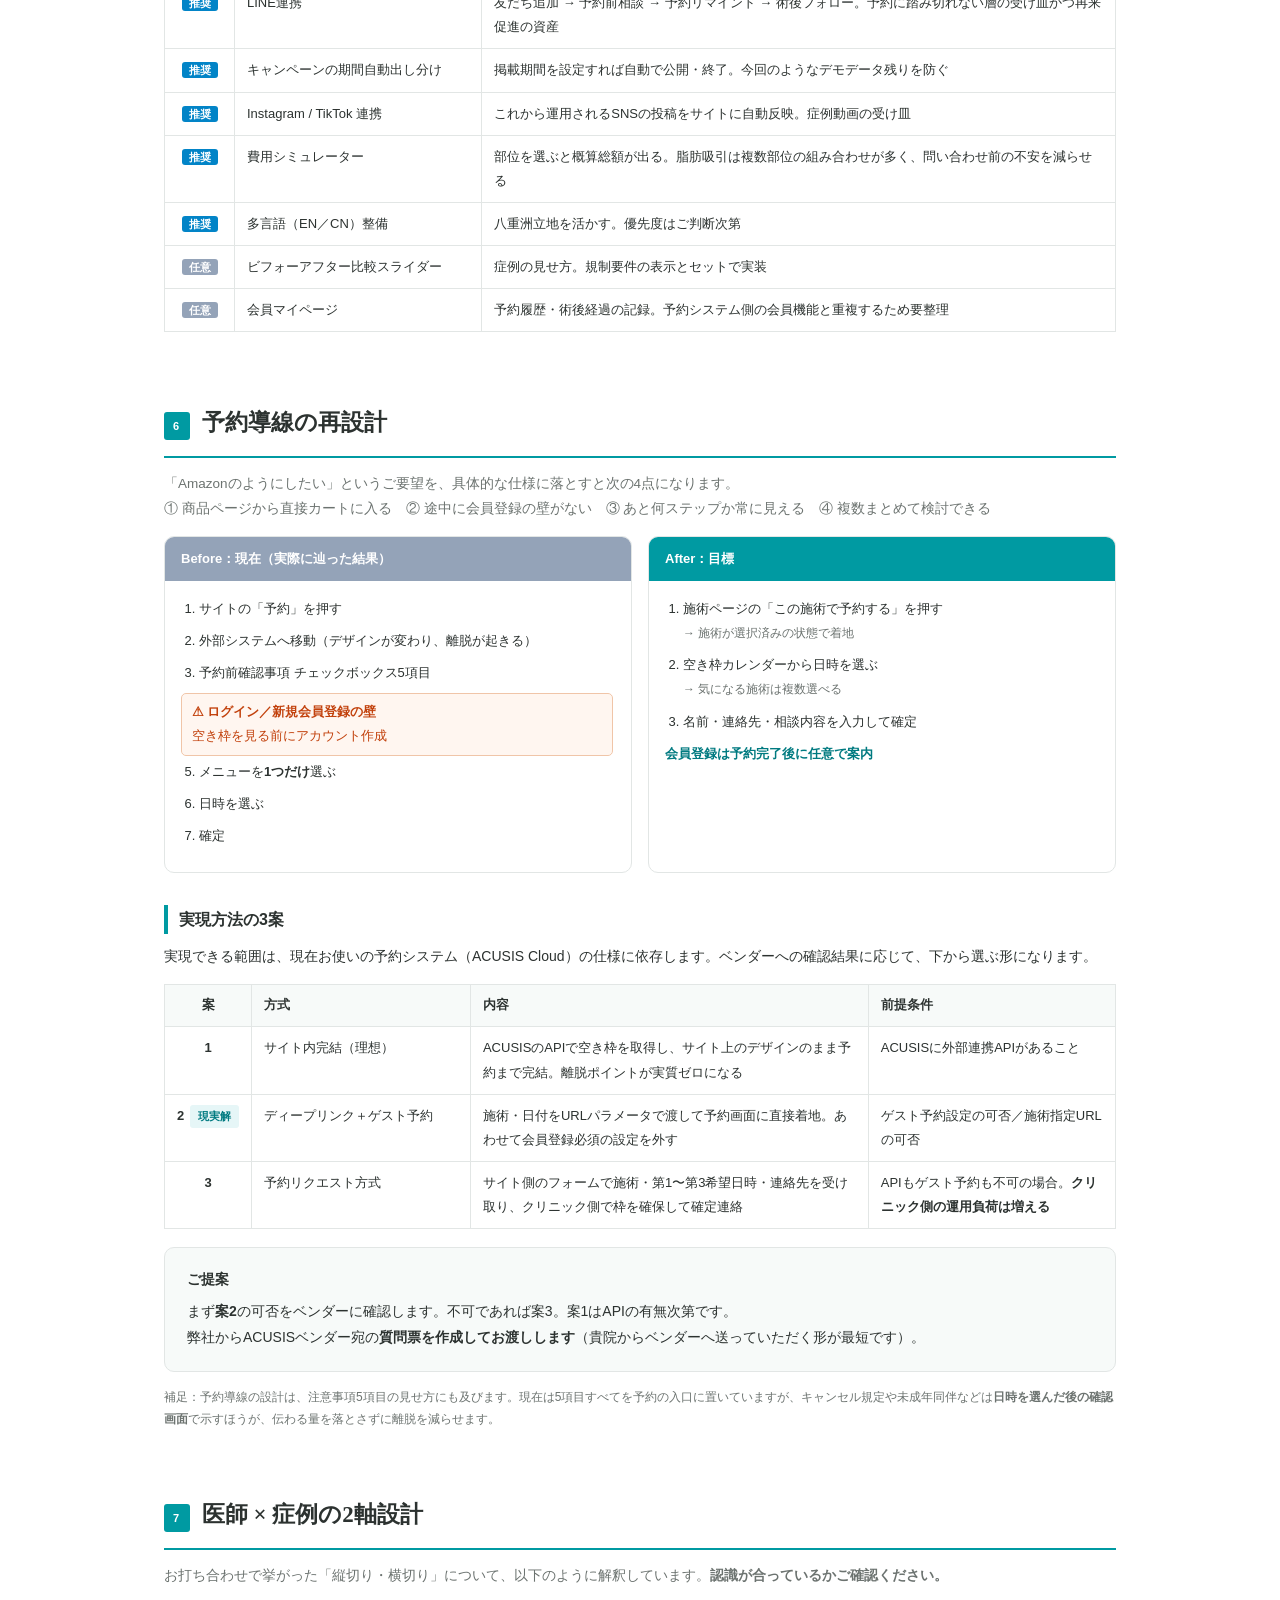
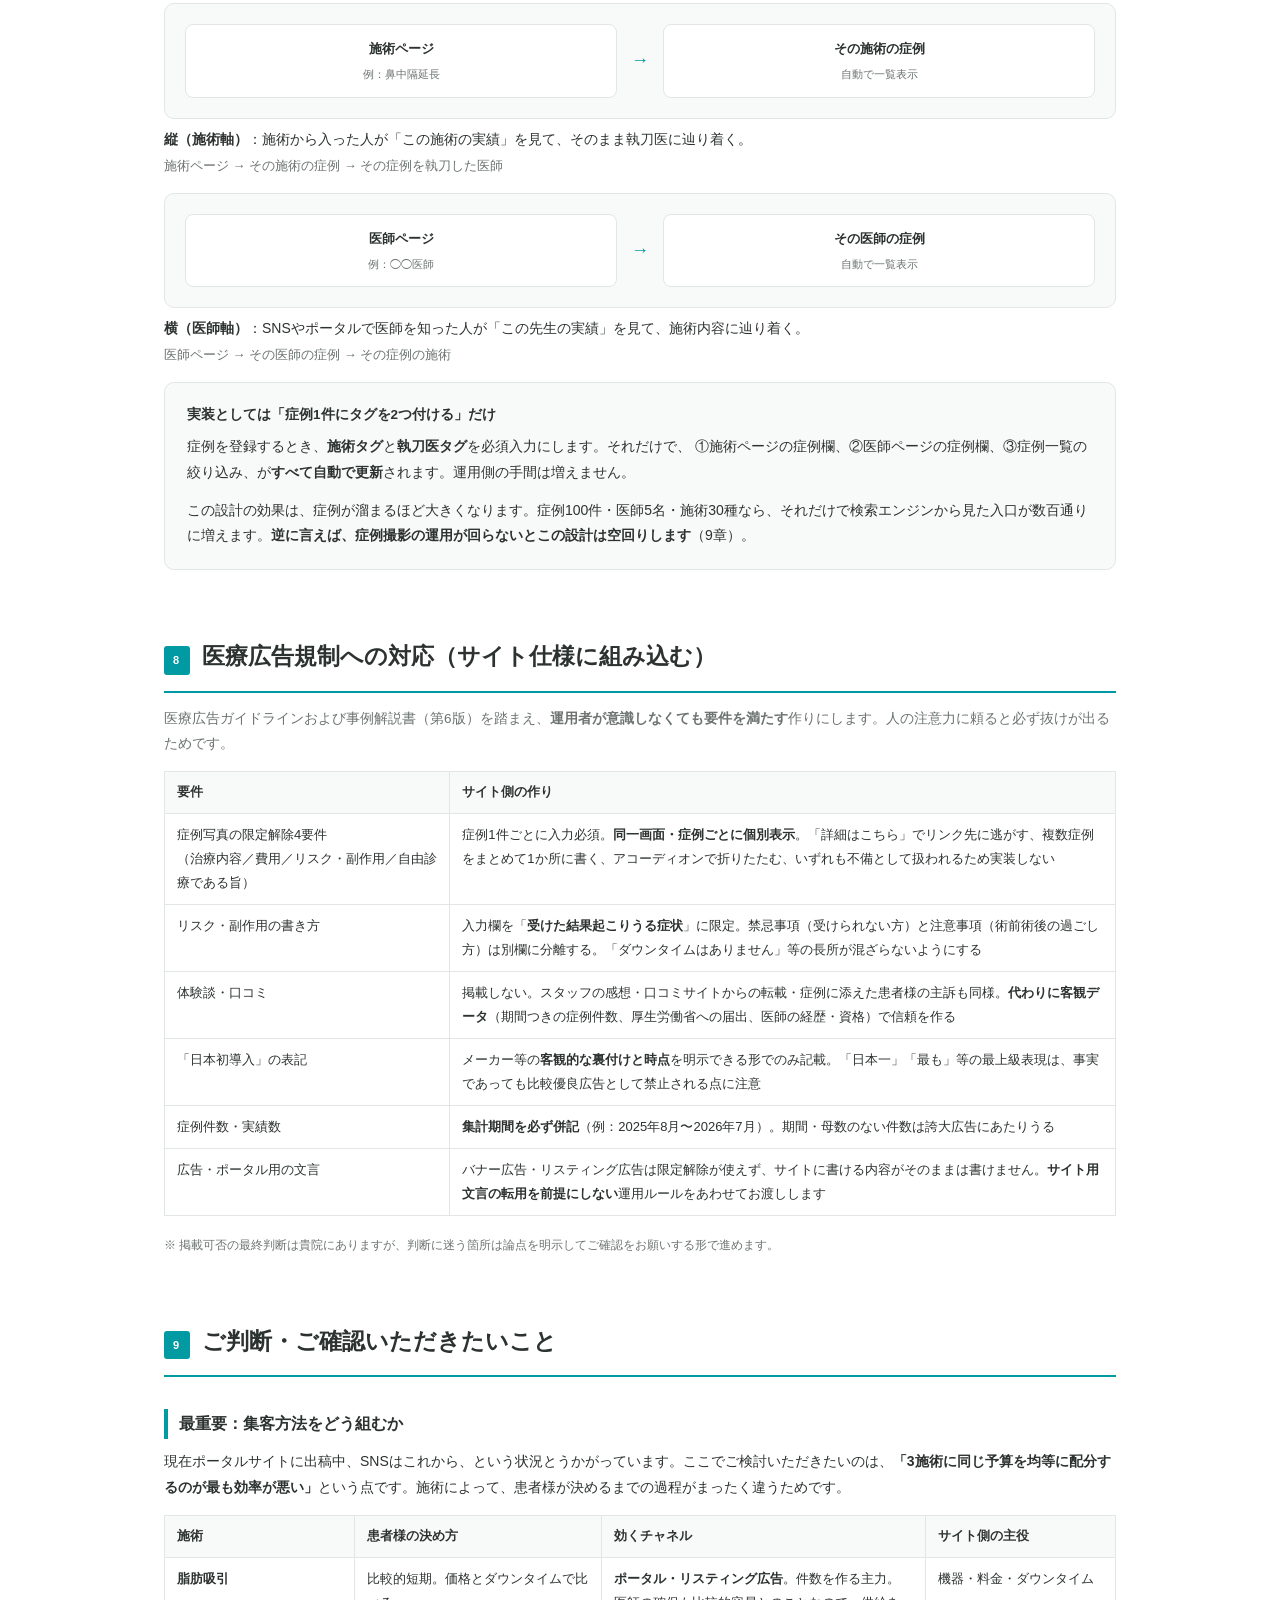
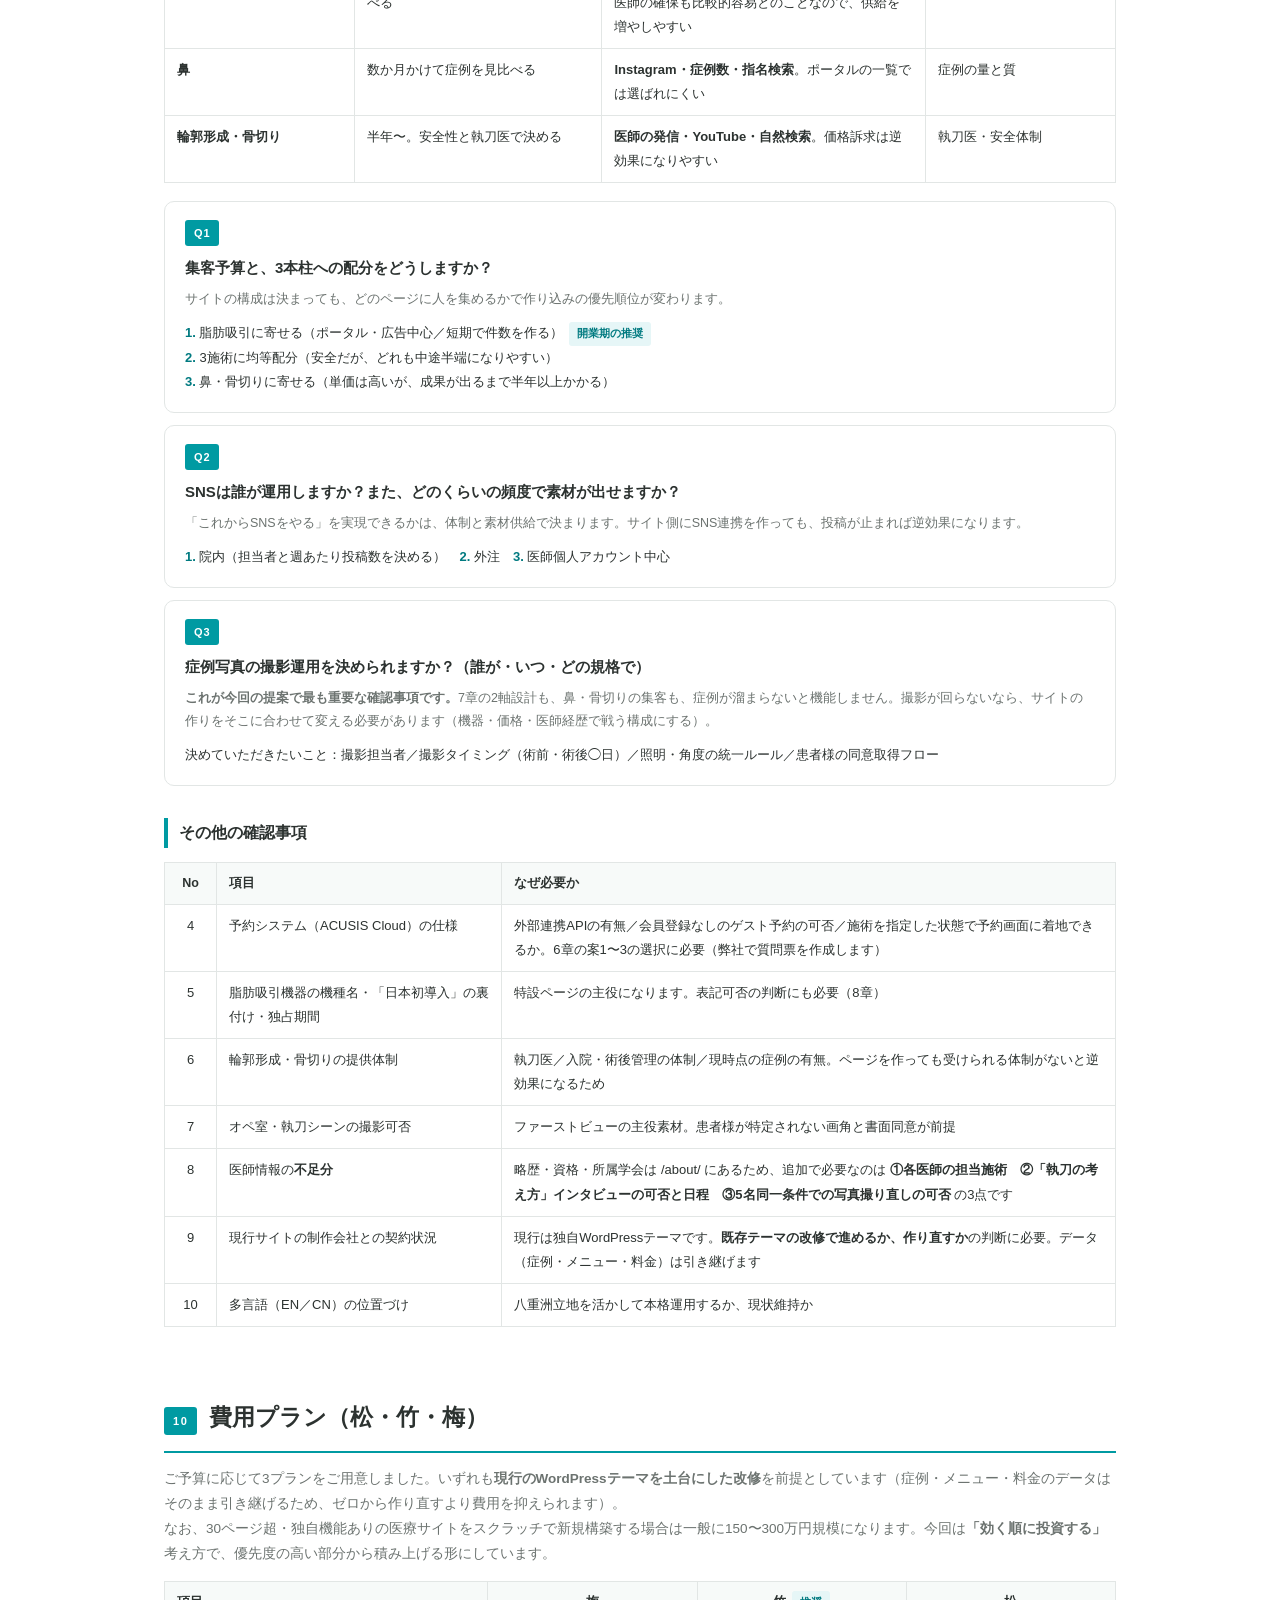
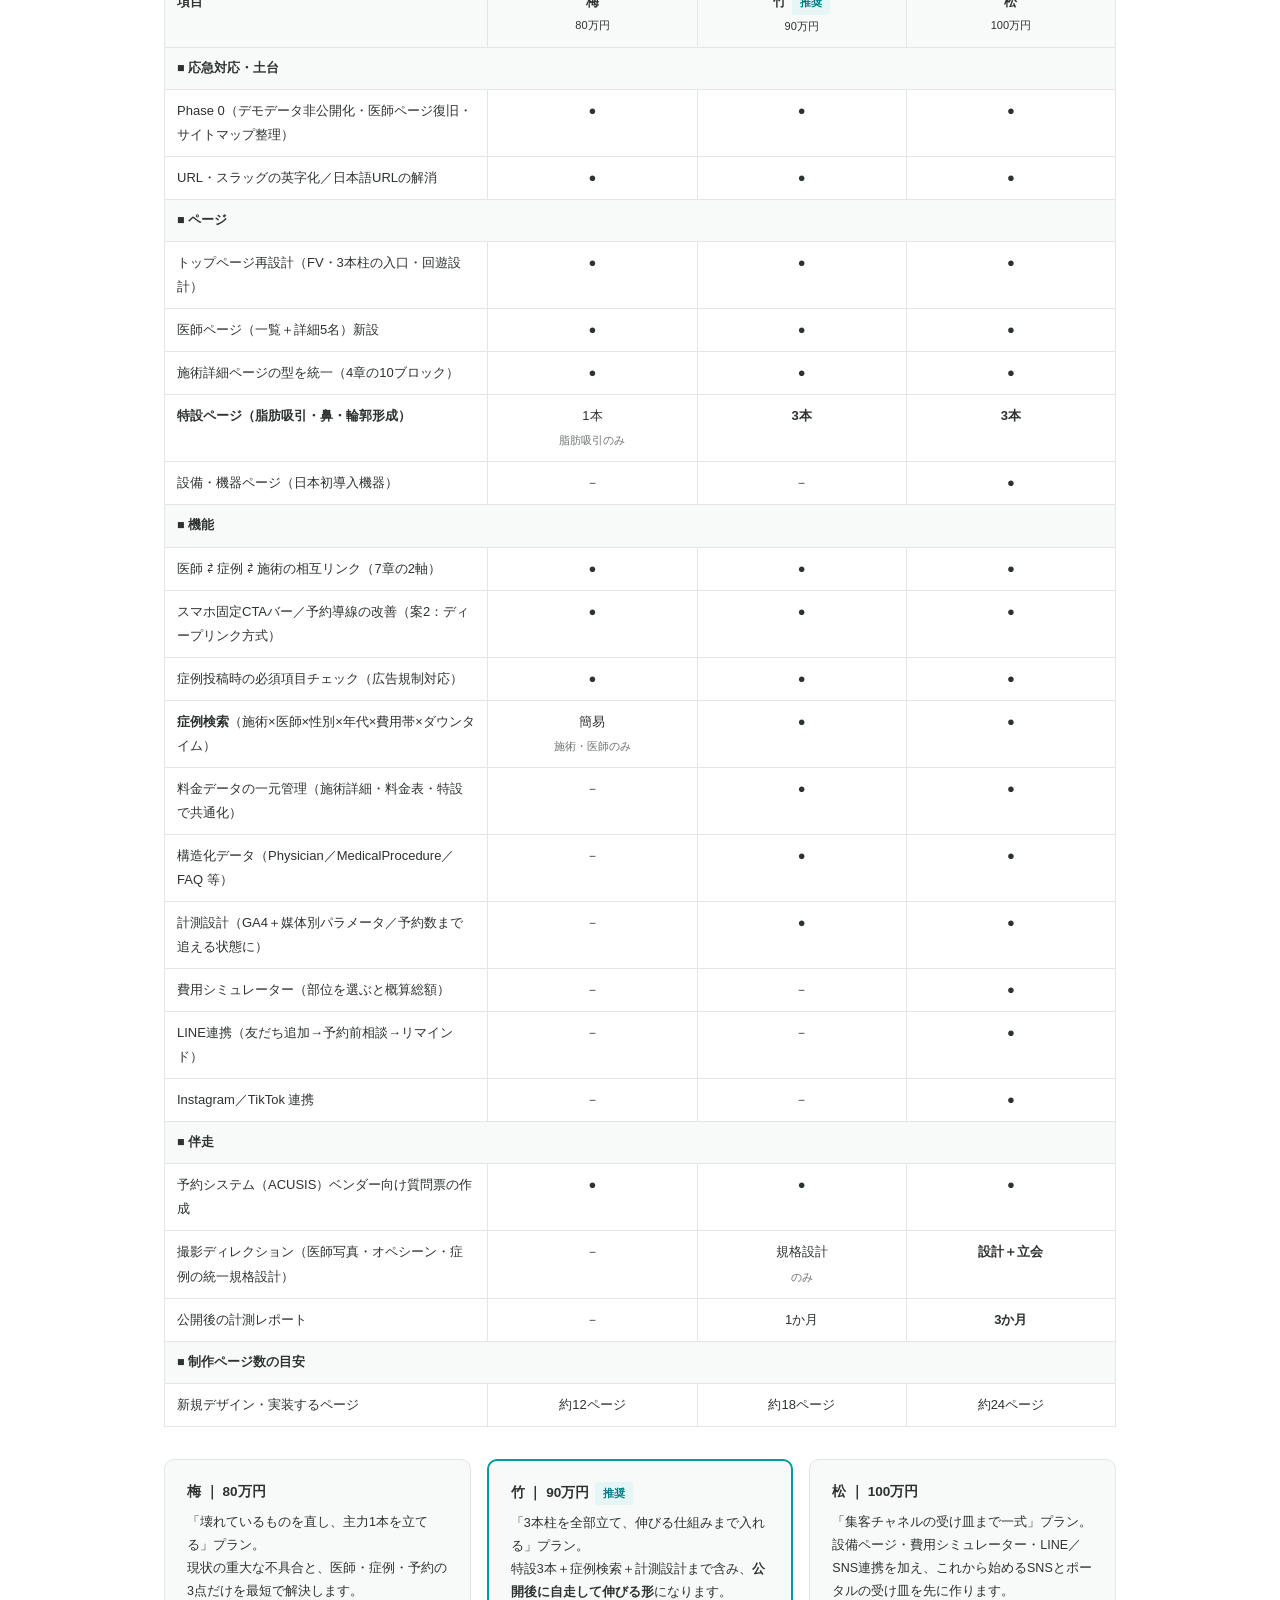
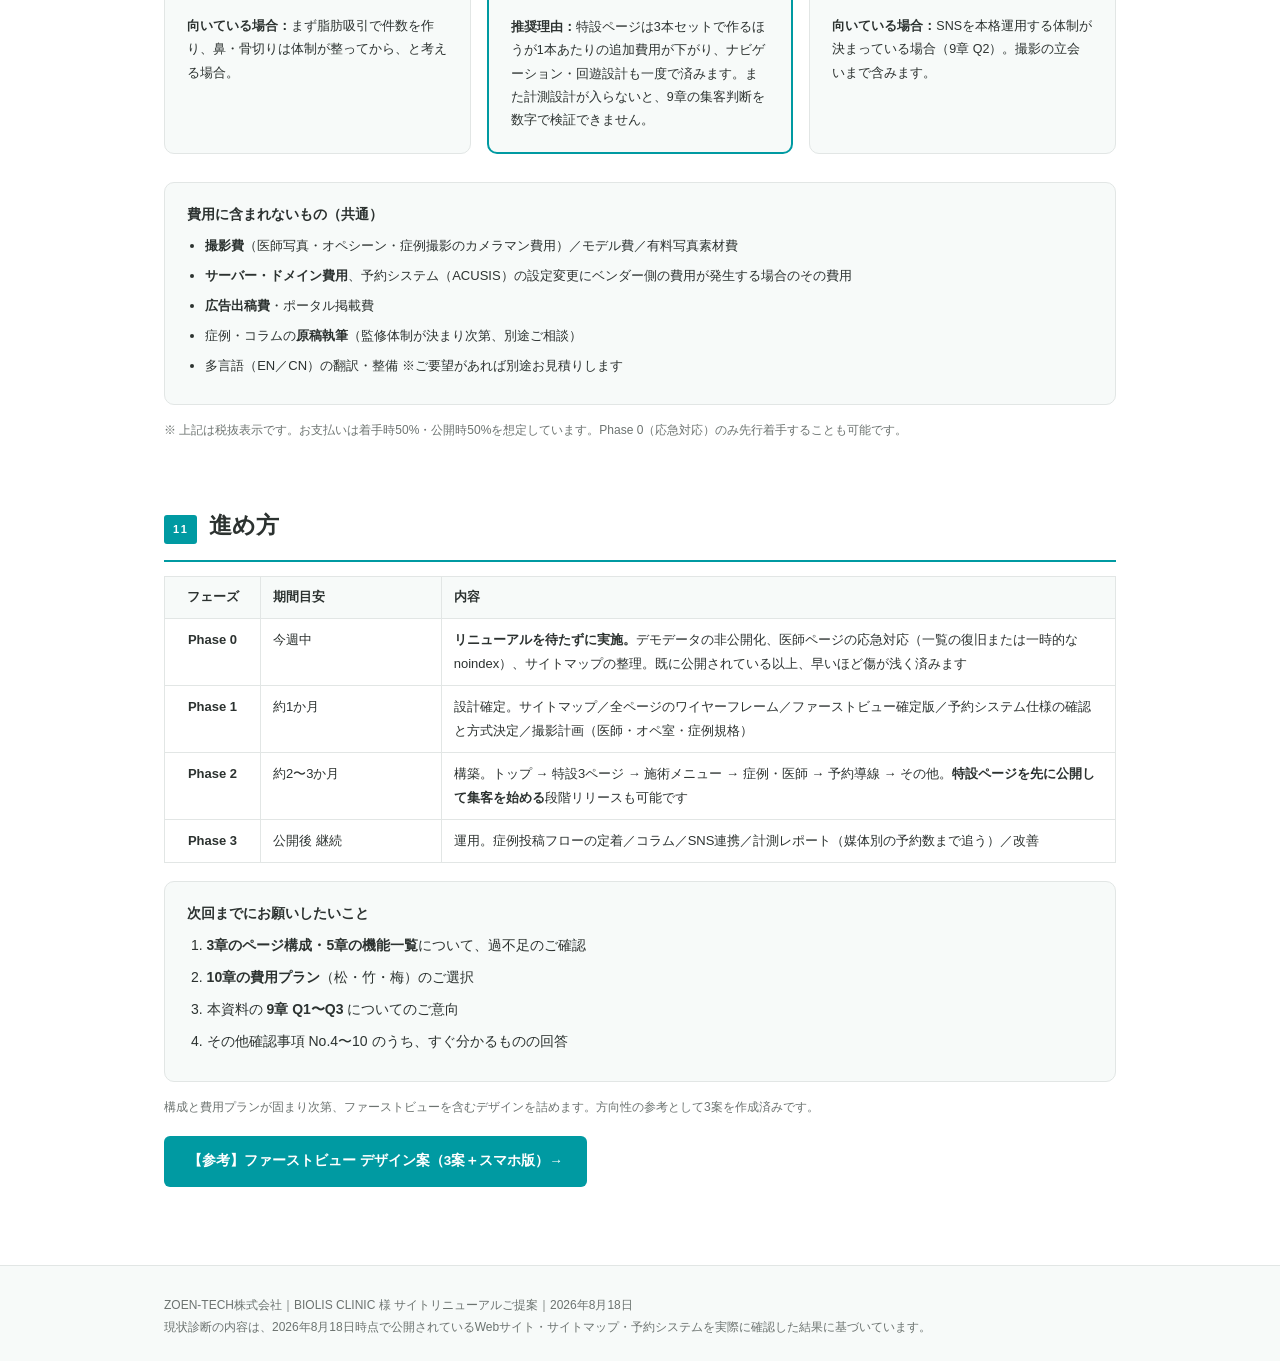
<file: biolis-clinic/content.html>
<!DOCTYPE html>
<html lang="ja">
<head>
<meta charset="UTF-8">
<meta name="viewport" content="width=device-width, initial-scale=1.0">
<meta name="robots" content="noindex, nofollow">
<title>BIOLIS CLINIC様 サイトリニューアルご提案 | ZOEN-TECH</title>
</head>
<body>
<style>
:root{
  --main:#009aa2; --main-l:#e6f6f7; --main-d:#007a80;
  --text:#2c3230; --sub:#6c7370; --bg:#fff; --bg2:#f7faf9;
  --line:#e2e6e5; --warn:#c2410c; --warn-bg:#fff6f0; --ok:#0f766e;
  --gold:#a5842f;
  --serif:'Hiragino Mincho ProN','Yu Mincho','Noto Serif JP',serif;
  --sans:'Hiragino Sans','Hiragino Kaku Gothic ProN','Yu Gothic','Noto Sans JP',sans-serif;
  --r:10px;
}
@media (prefers-color-scheme: dark){:root:not([data-theme="light"]){
  --text:#e6ebe9; --sub:#9aa4a1; --bg:#121615; --bg2:#181d1c; --line:#2b3332;
  --main-l:#0d2b2c; --warn-bg:#2a1a12; --gold:#d5b25a;
}}
:root[data-theme="dark"]{
  --text:#e6ebe9; --sub:#9aa4a1; --bg:#121615; --bg2:#181d1c; --line:#2b3332;
  --main-l:#0d2b2c; --warn-bg:#2a1a12; --gold:#d5b25a;
}
*{box-sizing:border-box;margin:0;padding:0}
body{font-family:var(--sans);color:var(--text);background:var(--bg);line-height:1.85;font-size:14px;-webkit-font-smoothing:antialiased}
.hero{background:var(--main);color:#fff;padding:44px 0 40px}
.in{max-width:1000px;margin:0 auto;padding:0 24px}
.hero .co{font-size:11px;letter-spacing:.24em;opacity:.85;font-weight:600}
.hero h1{font-family:var(--serif);font-size:29px;line-height:1.45;margin-top:10px;font-weight:600}
.hero .meta{font-size:12px;opacity:.9;margin-top:12px}

.tocbox{background:var(--bg2);border-bottom:1px solid var(--line);padding:20px 0}
.toc{display:flex;flex-wrap:wrap;gap:6px 18px;font-size:12.5px}
.toc a{color:var(--main-d);text-decoration:none;border-bottom:1px dotted var(--main)}
@media (prefers-color-scheme: dark){:root:not([data-theme="light"]) .toc a{color:#5ecfd4}}
:root[data-theme="dark"] .toc a{color:#5ecfd4}

section{padding:52px 0 0}
h2{font-family:var(--serif);font-size:23px;font-weight:600;padding-bottom:12px;border-bottom:2px solid var(--main);margin-bottom:6px;display:flex;align-items:baseline;gap:12px}
h2 .n{font-family:var(--sans);font-size:11px;letter-spacing:.14em;background:var(--main);color:#fff;padding:4px 9px;border-radius:3px;font-weight:700;flex:none}
h3{font-size:16px;font-weight:700;margin:32px 0 10px;padding-left:11px;border-left:4px solid var(--main)}
h4{font-size:13.5px;font-weight:700;margin:20px 0 6px}
p{margin-bottom:12px}
.lead{color:var(--sub);font-size:13.5px;margin:14px 0 4px}
ul,ol{padding-left:1.4em;margin-bottom:14px}
li{margin-bottom:6px}
strong{color:var(--main-d);font-weight:700}
@media (prefers-color-scheme: dark){:root:not([data-theme="light"]) strong{color:#5ecfd4}}
:root[data-theme="dark"] strong{color:#5ecfd4}

table{width:100%;border-collapse:collapse;font-size:13px;margin:14px 0 18px;background:var(--bg)}
th,td{border:1px solid var(--line);padding:9px 12px;text-align:left;vertical-align:top}
th{background:var(--bg2);font-weight:700;font-size:12.5px;white-space:nowrap}
td.c,th.c{text-align:center;white-space:nowrap}

.card{background:var(--bg2);border:1px solid var(--line);border-radius:var(--r);padding:20px 22px;margin:14px 0}
.card h4{margin-top:0}
.grid2{display:grid;grid-template-columns:1fr 1fr;gap:16px}
.grid3{display:grid;grid-template-columns:repeat(3,1fr);gap:16px}
@media(max-width:780px){.grid2,.grid3{grid-template-columns:1fr}}

.issue{border:1px solid var(--line);border-left:5px solid var(--warn);border-radius:8px;padding:16px 20px;margin:12px 0;background:var(--bg)}
.issue.b{border-left-color:var(--gold)}
.issue .hd{display:flex;align-items:center;gap:10px;margin-bottom:6px}
.issue .sev{font-size:10.5px;font-weight:800;letter-spacing:.08em;padding:2px 8px;border-radius:3px;background:var(--warn);color:#fff;flex:none}
.issue.b .sev{background:var(--gold);color:#231c07}
.issue .ti{font-size:15px;font-weight:700}
.issue .ev{font-size:12px;color:var(--sub);background:var(--bg2);border-radius:6px;padding:9px 12px;margin-top:9px;font-family:ui-monospace,SFMono-Regular,Menlo,monospace;word-break:break-all;line-height:1.7}
.issue .so{font-size:12.5px;margin-top:9px}
.issue .so b{color:var(--main-d)}
@media (prefers-color-scheme: dark){:root:not([data-theme="light"]) .issue .so b{color:#5ecfd4}}
:root[data-theme="dark"] .issue .so b{color:#5ecfd4}

.tree{font-family:ui-monospace,SFMono-Regular,Menlo,monospace;font-size:12.5px;line-height:2;background:var(--bg2);border:1px solid var(--line);border-radius:var(--r);padding:20px 22px;overflow-x:auto;white-space:pre}
.tree b{color:var(--main-d);font-weight:700}
@media (prefers-color-scheme: dark){:root:not([data-theme="light"]) .tree b{color:#5ecfd4}}
:root[data-theme="dark"] .tree b{color:#5ecfd4}
.tree i{font-style:normal;color:var(--sub)}

.flow{display:grid;grid-template-columns:1fr 1fr;gap:16px;margin:14px 0}
@media(max-width:780px){.flow{grid-template-columns:1fr}}
.flowbox{border:1px solid var(--line);border-radius:var(--r);overflow:hidden}
.flowbox .h{padding:10px 16px;font-size:13px;font-weight:700;color:#fff}
.flowbox.bf .h{background:#94a3b8}
.flowbox.af .h{background:var(--main)}
.flowbox ol{margin:0;padding:16px 18px 16px 34px;font-size:13px}
.flowbox ol li{margin-bottom:8px}
.flowbox .stop{background:var(--warn-bg);border:1px solid #f0c5a8;color:var(--warn);border-radius:5px;padding:7px 10px;font-weight:700;font-size:12.5px;margin:4px 0 4px -18px;list-style:none}
@media (prefers-color-scheme: dark){:root:not([data-theme="light"]) .flowbox .stop{border-color:#5c3a22;color:#f0a878}}
:root[data-theme="dark"] .flowbox .stop{border-color:#5c3a22;color:#f0a878}

.axis{display:grid;grid-template-columns:1fr auto 1fr;gap:14px;align-items:center;background:var(--bg2);border:1px solid var(--line);border-radius:var(--r);padding:20px;margin:14px 0}
@media(max-width:780px){.axis{grid-template-columns:1fr}}
.axis .nd{background:var(--bg);border:1px solid var(--line);border-radius:8px;padding:12px 14px;text-align:center;font-size:13px;font-weight:700}
.axis .nd small{display:block;font-weight:400;color:var(--sub);font-size:11px;margin-top:3px}
.axis .ar{text-align:center;color:var(--main);font-size:18px}

.q{border:1px solid var(--line);border-radius:var(--r);padding:18px 20px;margin:12px 0;background:var(--bg)}
.q .qn{display:inline-block;font-size:11px;font-weight:800;letter-spacing:.08em;background:var(--main);color:#fff;padding:3px 9px;border-radius:3px;margin-bottom:8px}
.q h4{margin:0 0 6px;font-size:15px}
.q .why{font-size:12.5px;color:var(--sub);margin-bottom:10px}
.q .opts{font-size:13px}
.q .opts b{color:var(--main-d)}
@media (prefers-color-scheme: dark){:root:not([data-theme="light"]) .q .opts b{color:#5ecfd4}}
:root[data-theme="dark"] .q .opts b{color:#5ecfd4}
.rec{display:inline-block;font-size:10.5px;font-weight:800;background:var(--main-l);color:var(--main-d);padding:2px 8px;border-radius:3px;margin-left:6px}
@media (prefers-color-scheme: dark){:root:not([data-theme="light"]) .rec{color:#5ecfd4}}
:root[data-theme="dark"] .rec{color:#5ecfd4}

.linkbtn{display:inline-flex;align-items:center;gap:8px;background:var(--main);color:#fff;text-decoration:none;font-weight:700;font-size:13.5px;padding:13px 24px;border-radius:6px;margin:6px 0}
.note{font-size:12px;color:var(--sub);margin-top:8px}
footer{margin-top:72px;background:var(--bg2);border-top:1px solid var(--line);padding:28px 0;font-size:12px;color:var(--sub)}
.pri{font-weight:800;font-size:11px;padding:2px 7px;border-radius:3px}
.pri.m{background:#0f766e;color:#fff}
.pri.s{background:#0284c7;color:#fff}
.pri.c{background:#94a3b8;color:#fff}
</style>

<div style="background:#fff4e5;border:2px solid #c2410c;border-radius:8px;padding:18px 22px;margin:0 0 24px;color:#7c2d12">
<b style="font-size:15px">この資料は旧版です（2026-08-18版）</b><br>
<span style="font-size:13px">2026-08-19に、Googleドキュメント／PDF形式の新版へ差し替えました。費用プラン（松竹梅）は廃止し、実施内容を確定した単一プランに変更しています。最新版は担当者までお問い合わせください。</span>
</div>
<div class="hero"><div class="in">
  <div class="co">ZOEN-TECH ／ WEB SITE RENEWAL</div>
  <h1>BIOLIS CLINIC 様<br>サイトリニューアル ご提案</h1>
  <div class="meta">ページ構成・機能・ファーストビュー方針｜2026年8月18日</div>
</div></div>

<div class="tocbox"><div class="in"><div class="toc">
  <a href="#s0">0. 結論</a><a href="#s1">1. 現状診断</a><a href="#s2">2. 基本方針</a><a href="#s3">3. ページ構成</a>
  <a href="#s4">4. 主要ページの型</a><a href="#s5">5. 機能一覧</a><a href="#s6">6. 予約導線</a><a href="#s7">7. 医師×症例の2軸</a>
  <a href="#s8">8. 広告規制対応</a><a href="#s9">9. ご判断いただきたいこと</a><a href="#s10">10. 費用プラン</a><a href="#s11">11. 進め方</a>
</div></div></div>

<div class="in">

<!-- 0 -->
<section id="s0">
<h2><span class="n">0</span>結論</h2>
<div class="card">
<p style="margin-bottom:14px"><strong>現行サイトは「見た目」ではなく「構造」に問題があります。</strong>内装CGの世界観は完成度が高く、そのまま活かせます。作り直すべきは、①主力施術の受け皿、②医師と症例、③予約導線の3点です。</p>
<table>
<tr><th style="width:130px">課題</th><th>今の状態</th><th style="width:38%">リニューアル後</th></tr>
<tr><td><b>主力施術</b></td><td>脂肪吸引・鼻・骨切りを売る器がない（骨切りは分類そのものが存在しない）</td><td>3施術それぞれに<b>特設ページ</b>を新設。トップの入口も3本柱で統一</td></tr>
<tr><td><b>医師</b></td><td>略歴・資格は /about/ に掲載済みだが1ページに埋もれている。個別ページのURLは存在するが中身が入っておらず、施術・症例とも繋がっていない</td><td>既存URLを<b>医師詳細ページ</b>として実装し、<b>症例・施術と相互リンク</b>。指名予約まで繋げる</td></tr>
<tr><td><b>症例</b></td><td>デモデータのまま公開。医師との紐付けなし</td><td>施術軸・医師軸の<b>2方向</b>から辿れる症例データベースに</td></tr>
<tr><td><b>予約</b></td><td>空き枠を見る前に<b>会員登録</b>を求められる（6画面）</td><td>施術選択済みで着地 →日時 →連絡先の<b>3ステップ</b>。会員登録は完了後に任意</td></tr>
</table>
<p style="margin-bottom:0" class="note">※ リニューアルとは別に、<b>今週中に手を打つべき事項</b>があります（1章 重大度A）。</p>
</div>
<p class="note">本資料はページ構成・機能・費用プランのご提案です。デザイン（ファーストビュー案）は方向性の参考として <a href="fv-design.html" style="color:var(--main-d)">別紙</a> に添付していますが、構成のご合意をいただいてから詰めます。</p>
</section>

<!-- 1 -->
<section id="s1">
<h2><span class="n">1</span>現状診断</h2>
<p class="lead">2026年8月18日時点で、公開されているサイト・サイトマップ・予約システムを実際に開いて確認した結果です。</p>

<h3>重大度A：いま公開されていて実害が出ているもの</h3>

<div class="issue">
  <div class="hd"><span class="sev">A-1</span><span class="ti">制作時のデモデータが本番公開されたまま</span></div>
  <p><b>トップページ（biolisclinic.com）自体はきれいです。</b>デモデータが残っているのは、トップから直接は辿りにくい下層ページです。ただし全て <code>sitemap.xml</code> に登録済みで検索エンジンに提出されているため、検索からは普通に入れます。</p>
  <p style="margin-bottom:4px"><b>確認方法：</b>下記URLをブラウザで開けば、そのまま見えます（ログイン不要）。</p>
  <table style="margin-top:8px">
  <tr><th style="width:26%">どこで見えるか</th><th style="width:32%">確認するURL</th><th>見える内容</th></tr>
  <tr><td><b>症例</b>（全20件すべて）</td><td><code>/case/</code><br><span style="font-size:11px;color:var(--sub)">3ページ分</span></td><td>「親ターム美容外科（施術選択1:二重埋没法）（施術選択2:美容外科-目頭切開）」等。<b>詳細を開くと「施術名の詳細が入ります」「副作用・リスクの詳細が入ります」</b></td></tr>
  <tr><td><b>コラム</b>（全20件すべて）</td><td><code>/column/</code></td><td>「親ターム:ヒアルロン酸注入/コラム監修者<b>スピカ花子</b>(施術選択1:…)」。実記事も「ヒアルロン酸注入って安全なの？」が同一タイトルで重複</td></tr>
  <tr><td><b>お知らせ</b>（全3件）</td><td><code>/news/</code></td><td>「年末年始の営業時間について」「夏のモニターキャンペーン実施中！」「BiOLiS CLINIC GRAND OPEN」<br>いずれも投稿日が <b>2026.04.23</b>（＝一括投入されたダミー）</td></tr>
  <tr><td><b>採用</b></td><td><code>/recruit/</code><br><code>/recruit/doctor/</code></td><td>本文が「テキストテキストテキスト…」のまま（1ページに36箇所）</td></tr>
  <tr><td><b>壊れた15本のURL</b><br><span style="font-size:11px;color:var(--sub)">A-2参照</span></td><td><code>/doctor/sasaki/</code><br><code>/menu-cat/surgery/</code> ほか</td><td>トップページの旧バージョンが表示され、<b>「キャンペーン名が入ります1〜5」「アイキャッチなし」「テキストテキスト…」</b>が並ぶ</td></tr>
  <tr><td><b>キャンペーン投稿6件</b></td><td><code>/campaign/キャンペーン名が入ります1/</code> 等</td><td>一覧（<code>/campaign/</code>）には開業記念キャンペーンのLPが入っているため表示されないが、<b>個別URLは生きていて sitemap にも登録済み</b></td></tr>
  </table>
  <div class="so"><b>とくに危険なのは症例です。</b>症例詳細の「副作用・リスク」欄がダミー文のまま公開されており、これは医療広告ガイドラインの限定解除要件（治療内容・費用・リスク・自由診療である旨）を満たしていない状態にあたります（8章）。<br>
  <b>対応：</b>リニューアルを待たず今週中に、症例20件・コラム20件・お知らせ3件・キャンペーン6件を非公開化し、sitemapから除外します。</div>
</div>

<div class="issue">
  <div class="hd"><span class="sev">A-2</span><span class="ti">15本のURLがトップページの複製を返している（医師5＋施術カテゴリ10）</span></div>
  <p>医師5名の略歴・資格・顔写真・SNSは <b>「クリニック・医師紹介」ページ（/about/）内にまとめて掲載済み</b>です。情報そのものは揃っています。<br>
  問題は、<b>専用の表示テンプレートが用意されていないURLが15本あり、すべて開くとトップページ（の旧バージョン）が表示される</b>点です。中身が同一のページが15本並ぶため、検索エンジンからは重複コンテンツとして扱われます。しかもこの旧バージョンにはA-1のデモデータが残っています。</p>
  <div class="ev">
    ・医師5本：/doctor/sasaki/　/doctor/yarimizu/　/doctor/金-喜燦/　/doctor/金子俊彦/　/doctor/今井翔-一/<br>
    ・施術カテゴリ10本：/menu-cat/surgery/　/menu-cat/dermatology/　/menu-cat/regenerative/　/menu-cat/problem/　および各サブカテゴリ<br>
    　→ いずれも <code>&lt;body class="pg_top"&gt;</code>（＝トップページのテンプレートで描画されている）<br>
    ・/doctor/ → /wp-content/uploads/2025/08/doctor.png へ301転送（医師一覧ページが存在しない）<br>
    ・サイト内からこの15本へのリンクは0本。sitemap.xml にだけ登録されている
  </div>
  <div class="so"><b>確認方法：</b>ブラウザで <code>biolisclinic.com/doctor/sasaki/</code> を開いてください。タイトルは「佐々木 和司」なのに、中身がトップページになっています。<br>
  <b>対応：</b>医師5本は、そのまま<b>医師詳細ページとして中身を入れる器</b>に使います（4章）。施術カテゴリ10本は、メニュー一覧のカテゴリページとして正しく実装します（現在ナビは <code>/menu/?term=美容外科</code> というパラメータ付きURLを使っており、本来のカテゴリURLが機能していません）。</div>
</div>

<div class="card" style="border-color:var(--main);border-width:2px">
<h4>あわせて確認できたこと：医師の資格が、そのまま3本柱の裏付けになっている</h4>
<p>/about/ の掲載内容を確認したところ、<b>主力3施術それぞれに対応する専門資格を持つ医師が既に揃っていました</b>。体験談や最上級表現が使えない医療広告において、これは数少ない使える訴求材料です。にもかかわらず、現在は略歴の羅列として1ページに埋もれています。</p>
<table style="margin-bottom:0">
<tr><th style="width:22%">医師</th><th style="width:38%">掲載済みの資格・所属学会（抜粋）</th><th>結びつく訴求</th></tr>
<tr><td>佐々木 和司<br><span style="font-size:11px;color:var(--sub)">技術指導医</span></td><td>日本美容外科学会専門医／<b>VASER LIPO認定医</b>／CRF（コンデンスリッチファット）認定医／日本再生医療学会</td><td><b>脂肪吸引</b>と<b>再生医療</b>の両方に直結。特設ページの中心に置ける</td></tr>
<tr><td>今井 翔一</td><td>日本形成外科学会認定 形成外科専門医／<b>日本頭蓋顎顔面外科学会</b>／日本美容外科学会</td><td><b>輪郭形成・骨切り</b>の裏付け。鼻の設計にも効く</td></tr>
<tr><td>鑓水 知公</td><td><b>麻酔科専門医</b>／麻酔科標榜医／日本心臓血管麻酔学会</td><td>骨切り・脂肪吸引の<b>全身麻酔と安全体制</b>。他院との差がつきやすい</td></tr>
<tr><td>金子 俊彦</td><td>麻酔科標榜医／日本美容外科学会（JSAS）</td><td>大手美容外科4院での院長歴。集患力・症例数</td></tr>
<tr><td>金 喜燦</td><td>日本形成外科学会／日本抗加齢医学会</td><td>形成外科ベース＋アンチエイジング領域</td></tr>
</table>
</div>

<div class="issue">
  <div class="hd"><span class="sev">A-3</span><span class="ti">空き枠を見る前に会員登録を求められる</span></div>
  <p style="margin-bottom:0">予約ボタンから先を実際に辿ったところ、日時カレンダーに到達する前に<b>ログイン／新規会員登録の画面</b>が挟まっていました。「クリックが多い」の正体はここです。加えて、注意事項に<b>「ご希望のご相談内容を1つ選択ください」</b>とあり、複数施術を検討している方が選べない仕様になっています。</p>
  <div class="ev">
    サイトの予約ボタン → 予約前確認事項（チェックボックス5項目） → <b>ログイン／新規会員登録</b> → メニュー選択 → 日時選択 → 確定
  </div>
  <div class="so"><b>対応：</b>6章で3つの実現案をご提示します。予約システム側の仕様確認が必要です。</div>
</div>

<h3>重大度B：成長の天井になる設計</h3>

<div class="issue b">
  <div class="hd"><span class="sev">B-1</span><span class="ti">URLが連番のみで、何のページか分からない</span></div>
  <div class="ev">/menu/2236/　/case/2091/　/price/2207/　/column/2065/</div>
  <div class="so">施術名がURLに入らないため検索評価が乗りにくく、SNSやLINEで共有されたときにも中身が伝わりません。<b>英字スラッグ（例：/menu/surgery/liposuction-face/）に変更</b>します。</div>
</div>

<div class="issue b">
  <div class="hd"><span class="sev">B-2</span><span class="ti">カテゴリURLが日本語</span></div>
  <div class="ev">/menu-cat/surgery/脂肪吸引/　→ 共有時：/menu-cat/surgery/%E8%84%82%E8%82%AA%E5%90%B8%E5%BC%95/</div>
  <div class="so">SNS・広告・ポータルからの流入が主戦場になる以上、共有に耐えるURLに直します。</div>
</div>

<div class="issue b">
  <div class="hd"><span class="sev">B-3</span><span class="ti">主力3施術を売る「器」がない</span></div>
  <div class="so"><b>骨切り（輪郭形成）の分類そのものが存在しません。</b>脂肪吸引も「顔の脂肪吸引」のみで、二の腕・腹部・太ももがメニューにありません。鼻は分類はありますが個別ページが薄い状態です。今のサイトは「目元・二重が主力のクリニック」に見えています。</div>
</div>

<div class="issue b">
  <div class="hd"><span class="sev">B-4</span><span class="ti">症例と医師が紐づいていない／トップの入口がキャンペーンだけ</span></div>
  <div class="so">症例に執刀医の情報がなく、「誰が切ったか」を辿れません。またトップのファーストビューから押せるリンクは<b>「開業キャンペーン 最大40%OFF」のみ</b>で、価格でしか比較されない入口になっています。</div>
</div>

<h4>補足：活かせていない資産</h4>
<ul>
<li><b>医師5名の略歴・資格</b>（上記のとおり）。素材は既にあり、置き場所と繋ぎ方を変えるだけで訴求力が大きく変わります。今回のリニューアルで最も費用対効果が高い部分です。</li>
<li>英語ページ（/en/）・中国語ページ（/cn/）が存在します。<b>東京駅八重洲口という立地</b>は美容医療のインバウンドと相性が良く、後から作るより既にあるほうが有利です。中身の整備は検討に値します。</li>
<li>厚生労働省への第二種・第三種再生医療等提供計画の届出、iPS細胞ラボの内製化は、体験談や最上級表現が使えない医療広告において<b>数少ない客観的な訴求材料</b>です。今はトップの中ほどに置かれていますが、もっと前に出せます。</li>
</ul>
</section>

<!-- 2 -->
<section id="s2">
<h2><span class="n">2</span>リニューアルの基本方針</h2>
<div class="grid3">
  <div class="card"><h4>方針1｜3本柱を独立させる</h4><p style="margin-bottom:0">脂肪吸引・鼻・輪郭形成を、メニューの一項目ではなく<b>それぞれ独立した特設ページ</b>にします。ポータル・SNS・広告の着地先もすべてここに集約し、「何のクリニックか」をサイト全体で一貫させます。</p></div>
  <div class="card"><h4>方針2｜医師と症例を資産にする</h4><p style="margin-bottom:0">症例1件ごとに<b>施術タグと執刀医タグ</b>を必ず付ける運用にします。これだけで「施術から探す」「医師から探す」の両方のページが自動で増え、更新するほどサイトが強くなる構造になります。</p></div>
  <div class="card"><h4>方針3｜予約を「日時の確保」に変える</h4><p style="margin-bottom:0">「相談してみる」ではなく<b>「◯月◯日◯時を押さえる」</b>行為に変えます。何を選ぶか・あと何ステップかが常に見える状態にし、会員登録は予約完了後に回します。</p></div>
</div>
</section>

<!-- 3 -->
<section id="s3">
<h2><span class="n">3</span>ページ構成（サイトマップ）</h2>
<p class="lead">■＝新設　□＝既存を再構築　太字＝集客の受け皿になるページ</p>
<div class="tree">TOP
│
├─ <b>■ 脂肪吸引  /liposuction/</b>            <i>特設ページ（主力・件数をつくる）</i>
├─ <b>■ 鼻  /nose/</b>                          <i>特設ページ（高単価・症例で売る）</i>
├─ <b>■ 輪郭形成・骨切り  /contouring/</b>       <i>特設ページ（最高単価・医師で売る）</i>
│
├─ □ 施術メニュー  /menu/
│   ├─ 美容外科        /menu/surgery/
│   ├─ 美容皮膚科      /menu/dermatology/
│   ├─ 再生医療        /menu/regenerative/
│   ├─ お悩みから探す  /concern/          <i>目のクマ／たるみ／痩身 など</i>
│   └─ <b>施術詳細  /menu/surgery/liposuction-arm/ 等</b>  <i>英字スラッグに変更</i>
│
├─ <b>□ 症例  /case/</b>                        <i>施術・医師・性別・年代・費用帯で絞込</i>
│   └─ 症例詳細  /case/12345/
│
├─ <b>■ 医師  /doctor/</b>                      <i>一覧（新設）</i>
│   └─ <b>■ 医師詳細  /doctor/sasaki/ 等</b>      <i>経歴・担当施術・症例・指名予約</i>
│
├─ ■ 設備・機器  /equipment/                <i>日本初導入の脂肪吸引機はここが本拠地</i>
├─ □ 料金  /price/                          <i>施術詳細と同じデータを参照（二重管理をなくす）</i>
├─ □ 当院について  /about/                  <i>再生医療の届出・ラボ内製化を前面に</i>
│
├─ □ キャンペーン  /campaign/               <i>期間で自動出し分け</i>
├─ □ コラム  /column/                       <i>医師監修つき</i>
├─ □ お知らせ  /news/
├─ □ よくある質問  /faq/
├─ □ アクセス  /access/                     <i>東京駅八重洲口からの徒歩ルート写真</i>
├─ □ 採用  /recruit/                        <i>医師・看護師・カウンセラー</i>
├─ ■ 予約  /reserve/                        <i>6章参照</i>
└─ □ English  /en/  ／  中文  /cn/</div>

<div class="card">
<h4>グローバルナビゲーション（全ページ共通）</h4>
<p style="margin-bottom:0"><b>脂肪吸引 ／ 鼻 ／ 輪郭形成 ／ 施術メニュー ／ 症例 ／ 医師 ／ 料金 ／ アクセス</b>　＋　右端に <b>LINEで相談</b> と <b>WEB予約</b>。<br>
先頭3つを主力施術にすることで、どのページからでも1クリックで主力に戻れます。スマートフォンでは画面下部に「症例／LINE／予約」の固定バーを常時表示します。</p>
</div>
</section>

<!-- 4 -->
<section id="s4">
<h2><span class="n">4</span>主要ページの型</h2>

<h3>施術詳細ページ（全施術共通の型）</h3>
<table>
<tr><th class="c" style="width:52px">順</th><th style="width:32%">ブロック</th><th>入れるもの</th></tr>
<tr><td class="c">1</td><td>施術名と一行定義</td><td>「何をする施術か」を専門用語なしで1文</td></tr>
<tr><td class="c">2</td><td>こんな方に</td><td>適応。逆に向かない方も書く（信頼になる）</td></tr>
<tr><td class="c">3</td><td>施術の流れ</td><td>カウンセリング〜当日〜術後◯日〜完成まで</td></tr>
<tr><td class="c">4</td><td>ダウンタイムの目安</td><td>腫れ・内出血・痛み・仕事復帰の目安を表で</td></tr>
<tr><td class="c">5</td><td>料金</td><td>税込総額。麻酔・薬・アフターケア・再診が含まれるか明記</td></tr>
<tr><td class="c">6</td><td>リスク・副作用</td><td><b>「受けた結果起こりうる症状」</b>を症状名で（8章）</td></tr>
<tr><td class="c">7</td><td><b>この施術の症例</b></td><td>症例DBから自動表示。もっと見る→症例一覧（施術で絞込済）</td></tr>
<tr><td class="c">8</td><td><b>この施術を担当する医師</b></td><td>医師DBから自動表示。→医師詳細へ</td></tr>
<tr><td class="c">9</td><td>よくある質問</td><td>構造化データを付与し検索結果に出やすくする</td></tr>
<tr><td class="c">10</td><td><b>この施術で予約する</b></td><td>施術が選択済みの状態で予約画面へ（6章）</td></tr>
</table>

<h3>特設ページ（脂肪吸引・鼻・輪郭形成）</h3>
<p>上記の型に加えて、以下を持たせます。実質的にランディングページとして単独で成立させ、広告・ポータル・SNSの着地先にします。</p>
<div class="grid2">
<div class="card"><h4>共通で足すもの</h4><ul style="margin-bottom:0">
<li>術式・機器の比較表（どれを選ぶべきかが分かる）</li><li>部位の組み合わせと費用シミュレーション</li><li>症例を大量に（この施術だけで数十件）</li><li>担当医師の「執刀の考え方」インタビュー</li><li>術後の通院スケジュールと実務（仕事・予定の調整）</li>
</ul></div>
<div class="card"><h4>施術ごとの主役</h4><ul style="margin-bottom:0">
<li><b>脂肪吸引</b>：日本初導入の機器。何がどう違うのかを1枚で</li><li><b>鼻</b>：症例の量。骨格から設計するという考え方</li><li><b>輪郭形成・骨切り</b>：執刀医。CT設計・入院管理・安全体制</li>
</ul></div>
</div>

<h3>医師詳細ページ</h3>
<p>既存の <code>/doctor/</code> 系URLに中身を入れる形で実装します。<span style="color:var(--sub)">■＝新しく用意が必要／□＝/about/ から移せる</span></p>
<table>
<tr><th class="c" style="width:52px">区分</th><th style="width:30%">要素</th><th>内容</th></tr>
<tr><td class="c">□</td><td>略歴・資格・所属学会</td><td>/about/ の掲載内容をそのまま移設。加えて<b>3本柱に関わる資格を上部に強調表示</b>（VASER LIPO認定医、形成外科専門医、麻酔科専門医など）</td></tr>
<tr><td class="c">□</td><td>SNSリンク</td><td>Instagram・X。既に3名分あり。SNS運用を始めるなら医師個人アカウントとの相互送客の起点になる</td></tr>
<tr><td class="c">■</td><td>顔写真の統一</td><td>現在は撮影時期・トリミングがばらばらです。<b>5名を同一ライティング・同一背景で撮り直す</b>と一気に見え方が変わります</td></tr>
<tr><td class="c">■</td><td><b>担当施術</b></td><td>この医師が対応する施術一覧（→各施術詳細へリンク）。7章の2軸の要</td></tr>
<tr><td class="c">■</td><td><b>執刀の考え方</b></td><td>インタビュー形式。略歴の羅列では他院と差がつきません。ここが指名を生みます</td></tr>
<tr><td class="c">■</td><td><b>この医師が執刀した症例</b></td><td>症例DBから自動表示</td></tr>
<tr><td class="c">■</td><td>指名予約ボタン</td><td>この医師を指定した状態で予約へ</td></tr>
<tr><td class="c">■</td><td>監修コラム一覧</td><td>コラムの監修者を医師に紐付ける（現在は「スピカ太郎」等のデモデータ）</td></tr>
</table>
</section>

<!-- 5 -->
<section id="s5">
<h2><span class="n">5</span>機能一覧</h2>
<table>
<tr><th class="c" style="width:70px">優先</th><th style="width:26%">機能</th><th>内容と狙い</th></tr>
<tr><td class="c"><span class="pri m">必須</span></td><td>症例検索</td><td>施術 × 医師 × 性別 × 年代 × 費用帯 × ダウンタイムで絞込。症例が増えるほど流入経路が増える設計にする</td></tr>
<tr><td class="c"><span class="pri m">必須</span></td><td>医師 ⇄ 症例 ⇄ 施術の相互リンク</td><td>7章。症例登録時にタグを付けるだけで3方向のページが自動更新される</td></tr>
<tr><td class="c"><span class="pri m">必須</span></td><td>予約導線の刷新</td><td>6章</td></tr>
<tr><td class="c"><span class="pri m">必須</span></td><td>料金データの一元管理</td><td>施術詳細・料金表・特設ページが同じデータを参照。価格改定時の更新漏れと表記ゆれを構造的になくす</td></tr>
<tr><td class="c"><span class="pri m">必須</span></td><td>症例投稿時の必須項目チェック</td><td>治療内容・費用・リスク・自由診療である旨を<b>入力しないと公開できない</b>仕組み。運用者が変わっても法令要件が崩れない（8章）</td></tr>
<tr><td class="c"><span class="pri m">必須</span></td><td>スマホ固定CTAバー</td><td>「症例／LINE／予約」を全ページ下部に常時表示</td></tr>
<tr><td class="c"><span class="pri m">必須</span></td><td>構造化データ</td><td>MedicalClinic／Physician／MedicalProcedure／FAQPage。医師名・施術名での検索や地図表示に効く</td></tr>
<tr><td class="c"><span class="pri m">必須</span></td><td>流入計測の設計</td><td>GA4＋媒体別パラメータ。<b>ポータル・SNS・広告・自然検索を分けて</b>予約数まで追えるようにする（9章の判断材料になる）</td></tr>
<tr><td class="c"><span class="pri s">推奨</span></td><td>LINE連携</td><td>友だち追加 → 予約前相談 → 予約リマインド → 術後フォロー。予約に踏み切れない層の受け皿かつ再来促進の資産</td></tr>
<tr><td class="c"><span class="pri s">推奨</span></td><td>キャンペーンの期間自動出し分け</td><td>掲載期間を設定すれば自動で公開・終了。今回のようなデモデータ残りを防ぐ</td></tr>
<tr><td class="c"><span class="pri s">推奨</span></td><td>Instagram / TikTok 連携</td><td>これから運用されるSNSの投稿をサイトに自動反映。症例動画の受け皿</td></tr>
<tr><td class="c"><span class="pri s">推奨</span></td><td>費用シミュレーター</td><td>部位を選ぶと概算総額が出る。脂肪吸引は複数部位の組み合わせが多く、問い合わせ前の不安を減らせる</td></tr>
<tr><td class="c"><span class="pri s">推奨</span></td><td>多言語（EN／CN）整備</td><td>八重洲立地を活かす。優先度はご判断次第</td></tr>
<tr><td class="c"><span class="pri c">任意</span></td><td>ビフォーアフター比較スライダー</td><td>症例の見せ方。規制要件の表示とセットで実装</td></tr>
<tr><td class="c"><span class="pri c">任意</span></td><td>会員マイページ</td><td>予約履歴・術後経過の記録。予約システム側の会員機能と重複するため要整理</td></tr>
</table>
</section>

<!-- 6 -->
<section id="s6">
<h2><span class="n">6</span>予約導線の再設計</h2>
<p class="lead">「Amazonのようにしたい」というご要望を、具体的な仕様に落とすと次の4点になります。<br>
① 商品ページから直接カートに入る　② 途中に会員登録の壁がない　③ あと何ステップか常に見える　④ 複数まとめて検討できる</p>

<div class="flow">
<div class="flowbox bf"><div class="h">Before：現在（実際に辿った結果）</div><ol>
<li>サイトの「予約」を押す</li>
<li>外部システムへ移動（デザインが変わり、離脱が起きる）</li>
<li>予約前確認事項 チェックボックス5項目</li>
<li class="stop">⚠ ログイン／新規会員登録の壁<br><span style="font-weight:400">空き枠を見る前にアカウント作成</span></li>
<li>メニューを<b>1つだけ</b>選ぶ</li>
<li>日時を選ぶ</li>
<li>確定</li>
</ol></div>
<div class="flowbox af"><div class="h">After：目標</div><ol>
<li>施術ページの「この施術で予約する」を押す<br><span style="color:var(--sub);font-size:12px">→ 施術が選択済みの状態で着地</span></li>
<li>空き枠カレンダーから日時を選ぶ<br><span style="color:var(--sub);font-size:12px">→ 気になる施術は複数選べる</span></li>
<li>名前・連絡先・相談内容を入力して確定</li>
<li style="list-style:none;margin-left:-18px;color:var(--main-d);font-weight:700">会員登録は予約完了後に任意で案内</li>
</ol></div>
</div>

<h3>実現方法の3案</h3>
<p>実現できる範囲は、現在お使いの予約システム（ACUSIS Cloud）の仕様に依存します。ベンダーへの確認結果に応じて、下から選ぶ形になります。</p>
<table>
<tr><th class="c" style="width:56px">案</th><th style="width:23%">方式</th><th>内容</th><th style="width:26%">前提条件</th></tr>
<tr><td class="c"><b>1</b></td><td>サイト内完結（理想）</td><td>ACUSISのAPIで空き枠を取得し、サイト上のデザインのまま予約まで完結。離脱ポイントが実質ゼロになる</td><td>ACUSISに外部連携APIがあること</td></tr>
<tr><td class="c"><b>2</b><span class="rec">現実解</span></td><td>ディープリンク＋ゲスト予約</td><td>施術・日付をURLパラメータで渡して予約画面に直接着地。あわせて会員登録必須の設定を外す</td><td>ゲスト予約設定の可否／施術指定URLの可否</td></tr>
<tr><td class="c"><b>3</b></td><td>予約リクエスト方式</td><td>サイト側のフォームで施術・第1〜第3希望日時・連絡先を受け取り、クリニック側で枠を確保して確定連絡</td><td>APIもゲスト予約も不可の場合。<b>クリニック側の運用負荷は増える</b></td></tr>
</table>
<div class="card">
<h4>ご提案</h4>
<p style="margin-bottom:0">まず<b>案2</b>の可否をベンダーに確認します。不可であれば案3。案1はAPIの有無次第です。<br>
弊社からACUSISベンダー宛の<b>質問票を作成してお渡しします</b>（貴院からベンダーへ送っていただく形が最短です）。</p>
</div>
<p class="note">補足：予約導線の設計は、注意事項5項目の見せ方にも及びます。現在は5項目すべてを予約の入口に置いていますが、キャンセル規定や未成年同伴などは<b>日時を選んだ後の確認画面</b>で示すほうが、伝わる量を落とさずに離脱を減らせます。</p>
</section>

<!-- 7 -->
<section id="s7">
<h2><span class="n">7</span>医師 × 症例の2軸設計</h2>
<p class="lead">お打ち合わせで挙がった「縦切り・横切り」について、以下のように解釈しています。<b>認識が合っているかご確認ください。</b></p>

<div class="axis">
  <div class="nd">施術ページ<small>例：鼻中隔延長</small></div>
  <div class="ar">→</div>
  <div class="nd">その施術の症例<small>自動で一覧表示</small></div>
</div>
<p style="margin-top:-6px"><b>縦（施術軸）</b>：施術から入った人が「この施術の実績」を見て、そのまま執刀医に辿り着く。<br><span style="color:var(--sub);font-size:13px">施術ページ → その施術の症例 → その症例を執刀した医師</span></p>

<div class="axis">
  <div class="nd">医師ページ<small>例：◯◯医師</small></div>
  <div class="ar">→</div>
  <div class="nd">その医師の症例<small>自動で一覧表示</small></div>
</div>
<p style="margin-top:-6px"><b>横（医師軸）</b>：SNSやポータルで医師を知った人が「この先生の実績」を見て、施術内容に辿り着く。<br><span style="color:var(--sub);font-size:13px">医師ページ → その医師の症例 → その症例の施術</span></p>

<div class="card">
<h4>実装としては「症例1件にタグを2つ付ける」だけ</h4>
<p>症例を登録するとき、<b>施術タグ</b>と<b>執刀医タグ</b>を必須入力にします。それだけで、
①施術ページの症例欄、②医師ページの症例欄、③症例一覧の絞り込み、が<b>すべて自動で更新</b>されます。運用側の手間は増えません。</p>
<p style="margin-bottom:0">この設計の効果は、症例が溜まるほど大きくなります。症例100件・医師5名・施術30種なら、それだけで検索エンジンから見た入口が数百通りに増えます。<b>逆に言えば、症例撮影の運用が回らないとこの設計は空回りします</b>（9章）。</p>
</div>
</section>

<!-- 8 -->
<section id="s8">
<h2><span class="n">8</span>医療広告規制への対応（サイト仕様に組み込む）</h2>
<p class="lead">医療広告ガイドラインおよび事例解説書（第6版）を踏まえ、<b>運用者が意識しなくても要件を満たす</b>作りにします。人の注意力に頼ると必ず抜けが出るためです。</p>
<table>
<tr><th style="width:30%">要件</th><th>サイト側の作り</th></tr>
<tr><td>症例写真の限定解除4要件<br>（治療内容／費用／リスク・副作用／自由診療である旨）</td><td>症例1件ごとに入力必須。<b>同一画面・症例ごとに個別表示</b>。「詳細はこちら」でリンク先に逃がす、複数症例をまとめて1か所に書く、アコーディオンで折りたたむ、いずれも不備として扱われるため実装しない</td></tr>
<tr><td>リスク・副作用の書き方</td><td>入力欄を「<b>受けた結果起こりうる症状</b>」に限定。禁忌事項（受けられない方）と注意事項（術前術後の過ごし方）は別欄に分離する。「ダウンタイムはありません」等の長所が混ざらないようにする</td></tr>
<tr><td>体験談・口コミ</td><td>掲載しない。スタッフの感想・口コミサイトからの転載・症例に添えた患者様の主訴も同様。<b>代わりに客観データ</b>（期間つきの症例件数、厚生労働省への届出、医師の経歴・資格）で信頼を作る</td></tr>
<tr><td>「日本初導入」の表記</td><td>メーカー等の<b>客観的な裏付けと時点</b>を明示できる形でのみ記載。「日本一」「最も」等の最上級表現は、事実であっても比較優良広告として禁止される点に注意</td></tr>
<tr><td>症例件数・実績数</td><td><b>集計期間を必ず併記</b>（例：2025年8月〜2026年7月）。期間・母数のない件数は誇大広告にあたりうる</td></tr>
<tr><td>広告・ポータル用の文言</td><td>バナー広告・リスティング広告は限定解除が使えず、サイトに書ける内容がそのままは書けません。<b>サイト用文言の転用を前提にしない</b>運用ルールをあわせてお渡しします</td></tr>
</table>
<p class="note">※ 掲載可否の最終判断は貴院にありますが、判断に迷う箇所は論点を明示してご確認をお願いする形で進めます。</p>
</section>

<!-- 9 -->
<section id="s9">
<h2><span class="n">9</span>ご判断・ご確認いただきたいこと</h2>

<h3>最重要：集客方法をどう組むか</h3>
<p>現在ポータルサイトに出稿中、SNSはこれから、という状況とうかがっています。ここでご検討いただきたいのは、<b>「3施術に同じ予算を均等に配分するのが最も効率が悪い」</b>という点です。施術によって、患者様が決めるまでの過程がまったく違うためです。</p>
<table>
<tr><th style="width:20%">施術</th><th style="width:26%">患者様の決め方</th><th>効くチャネル</th><th style="width:20%">サイト側の主役</th></tr>
<tr><td><b>脂肪吸引</b></td><td>比較的短期。価格とダウンタイムで比べる</td><td><b>ポータル・リスティング広告</b>。件数を作る主力。医師の確保も比較的容易とのことなので、供給を増やしやすい</td><td>機器・料金・ダウンタイム</td></tr>
<tr><td><b>鼻</b></td><td>数か月かけて症例を見比べる</td><td><b>Instagram・症例数・指名検索</b>。ポータルの一覧では選ばれにくい</td><td>症例の量と質</td></tr>
<tr><td><b>輪郭形成・骨切り</b></td><td>半年〜。安全性と執刀医で決める</td><td><b>医師の発信・YouTube・自然検索</b>。価格訴求は逆効果になりやすい</td><td>執刀医・安全体制</td></tr>
</table>

<div class="q">
  <div class="qn">Q1</div>
  <h4>集客予算と、3本柱への配分をどうしますか？</h4>
  <div class="why">サイトの構成は決まっても、どのページに人を集めるかで作り込みの優先順位が変わります。</div>
  <div class="opts">
    <b>1.</b> 脂肪吸引に寄せる（ポータル・広告中心／短期で件数を作る）<span class="rec">開業期の推奨</span><br>
    <b>2.</b> 3施術に均等配分（安全だが、どれも中途半端になりやすい）<br>
    <b>3.</b> 鼻・骨切りに寄せる（単価は高いが、成果が出るまで半年以上かかる）
  </div>
</div>

<div class="q">
  <div class="qn">Q2</div>
  <h4>SNSは誰が運用しますか？また、どのくらいの頻度で素材が出せますか？</h4>
  <div class="why">「これからSNSをやる」を実現できるかは、体制と素材供給で決まります。サイト側にSNS連携を作っても、投稿が止まれば逆効果になります。</div>
  <div class="opts"><b>1.</b> 院内（担当者と週あたり投稿数を決める）　<b>2.</b> 外注　<b>3.</b> 医師個人アカウント中心</div>
</div>

<div class="q">
  <div class="qn">Q3</div>
  <h4>症例写真の撮影運用を決められますか？（誰が・いつ・どの規格で）</h4>
  <div class="why"><b>これが今回の提案で最も重要な確認事項です。</b>7章の2軸設計も、鼻・骨切りの集客も、症例が溜まらないと機能しません。撮影が回らないなら、サイトの作りをそこに合わせて変える必要があります（機器・価格・医師経歴で戦う構成にする）。</div>
  <div class="opts">決めていただきたいこと：撮影担当者／撮影タイミング（術前・術後◯日）／照明・角度の統一ルール／患者様の同意取得フロー</div>
</div>

<h3>その他の確認事項</h3>
<table>
<tr><th class="c" style="width:52px">No</th><th style="width:30%">項目</th><th>なぜ必要か</th></tr>
<tr><td class="c">4</td><td>予約システム（ACUSIS Cloud）の仕様</td><td>外部連携APIの有無／会員登録なしのゲスト予約の可否／施術を指定した状態で予約画面に着地できるか。6章の案1〜3の選択に必要（弊社で質問票を作成します）</td></tr>
<tr><td class="c">5</td><td>脂肪吸引機器の機種名・「日本初導入」の裏付け・独占期間</td><td>特設ページの主役になります。表記可否の判断にも必要（8章）</td></tr>
<tr><td class="c">6</td><td>輪郭形成・骨切りの提供体制</td><td>執刀医／入院・術後管理の体制／現時点の症例の有無。ページを作っても受けられる体制がないと逆効果になるため</td></tr>
<tr><td class="c">7</td><td>オペ室・執刀シーンの撮影可否</td><td>ファーストビューの主役素材。患者様が特定されない画角と書面同意が前提</td></tr>
<tr><td class="c">8</td><td>医師情報の<b>不足分</b></td><td>略歴・資格・所属学会は /about/ にあるため、追加で必要なのは <b>①各医師の担当施術　②「執刀の考え方」インタビューの可否と日程　③5名同一条件での写真撮り直しの可否</b> の3点です</td></tr>
<tr><td class="c">9</td><td>現行サイトの制作会社との契約状況</td><td>現行は独自WordPressテーマです。<b>既存テーマの改修で進めるか、作り直すか</b>の判断に必要。データ（症例・メニュー・料金）は引き継げます</td></tr>
<tr><td class="c">10</td><td>多言語（EN／CN）の位置づけ</td><td>八重洲立地を活かして本格運用するか、現状維持か</td></tr>
</table>
</section>

<!-- 10 -->
<section id="s10">
<h2><span class="n">10</span>費用プラン（松・竹・梅）</h2>
<p class="lead">ご予算に応じて3プランをご用意しました。いずれも<b>現行のWordPressテーマを土台にした改修</b>を前提としています（症例・メニュー・料金のデータはそのまま引き継げるため、ゼロから作り直すより費用を抑えられます）。<br>
なお、30ページ超・独自機能ありの医療サイトをスクラッチで新規構築する場合は一般に150〜300万円規模になります。今回は<b>「効く順に投資する」</b>考え方で、優先度の高い部分から積み上げる形にしています。</p>

<table>
<tr>
  <th style="width:34%">項目</th>
  <th class="c" style="width:22%">梅<br><span style="font-weight:400;font-size:11px">80万円</span></th>
  <th class="c" style="width:22%">竹<span class="rec">推奨</span><br><span style="font-weight:400;font-size:11px">90万円</span></th>
  <th class="c" style="width:22%">松<br><span style="font-weight:400;font-size:11px">100万円</span></th>
</tr>
<tr><td colspan="4" style="background:var(--bg2);font-weight:700;font-size:12.5px">■ 応急対応・土台</td></tr>
<tr><td>Phase 0（デモデータ非公開化・医師ページ復旧・サイトマップ整理）</td><td class="c">●</td><td class="c">●</td><td class="c">●</td></tr>
<tr><td>URL・スラッグの英字化／日本語URLの解消</td><td class="c">●</td><td class="c">●</td><td class="c">●</td></tr>
<tr><td colspan="4" style="background:var(--bg2);font-weight:700;font-size:12.5px">■ ページ</td></tr>
<tr><td>トップページ再設計（FV・3本柱の入口・回遊設計）</td><td class="c">●</td><td class="c">●</td><td class="c">●</td></tr>
<tr><td>医師ページ（一覧＋詳細5名）新設</td><td class="c">●</td><td class="c">●</td><td class="c">●</td></tr>
<tr><td>施術詳細ページの型を統一（4章の10ブロック）</td><td class="c">●</td><td class="c">●</td><td class="c">●</td></tr>
<tr><td><b>特設ページ（脂肪吸引・鼻・輪郭形成）</b></td><td class="c">1本<br><span style="font-size:11px;color:var(--sub)">脂肪吸引のみ</span></td><td class="c"><b>3本</b></td><td class="c"><b>3本</b></td></tr>
<tr><td>設備・機器ページ（日本初導入機器）</td><td class="c">－</td><td class="c">－</td><td class="c">●</td></tr>
<tr><td colspan="4" style="background:var(--bg2);font-weight:700;font-size:12.5px">■ 機能</td></tr>
<tr><td>医師 ⇄ 症例 ⇄ 施術の相互リンク（7章の2軸）</td><td class="c">●</td><td class="c">●</td><td class="c">●</td></tr>
<tr><td>スマホ固定CTAバー／予約導線の改善（案2：ディープリンク方式）</td><td class="c">●</td><td class="c">●</td><td class="c">●</td></tr>
<tr><td>症例投稿時の必須項目チェック（広告規制対応）</td><td class="c">●</td><td class="c">●</td><td class="c">●</td></tr>
<tr><td><b>症例検索</b>（施術×医師×性別×年代×費用帯×ダウンタイム）</td><td class="c">簡易<br><span style="font-size:11px;color:var(--sub)">施術・医師のみ</span></td><td class="c"><b>●</b></td><td class="c"><b>●</b></td></tr>
<tr><td>料金データの一元管理（施術詳細・料金表・特設で共通化）</td><td class="c">－</td><td class="c">●</td><td class="c">●</td></tr>
<tr><td>構造化データ（Physician／MedicalProcedure／FAQ 等）</td><td class="c">－</td><td class="c">●</td><td class="c">●</td></tr>
<tr><td>計測設計（GA4＋媒体別パラメータ／予約数まで追える状態に）</td><td class="c">－</td><td class="c">●</td><td class="c">●</td></tr>
<tr><td>費用シミュレーター（部位を選ぶと概算総額）</td><td class="c">－</td><td class="c">－</td><td class="c">●</td></tr>
<tr><td>LINE連携（友だち追加→予約前相談→リマインド）</td><td class="c">－</td><td class="c">－</td><td class="c">●</td></tr>
<tr><td>Instagram／TikTok 連携</td><td class="c">－</td><td class="c">－</td><td class="c">●</td></tr>
<tr><td colspan="4" style="background:var(--bg2);font-weight:700;font-size:12.5px">■ 伴走</td></tr>
<tr><td>予約システム（ACUSIS）ベンダー向け質問票の作成</td><td class="c">●</td><td class="c">●</td><td class="c">●</td></tr>
<tr><td>撮影ディレクション（医師写真・オペシーン・症例の統一規格設計）</td><td class="c">－</td><td class="c">規格設計<br><span style="font-size:11px;color:var(--sub)">のみ</span></td><td class="c"><b>設計＋立会</b></td></tr>
<tr><td>公開後の計測レポート</td><td class="c">－</td><td class="c">1か月</td><td class="c"><b>3か月</b></td></tr>
<tr><td colspan="4" style="background:var(--bg2);font-weight:700;font-size:12.5px">■ 制作ページ数の目安</td></tr>
<tr><td>新規デザイン・実装するページ</td><td class="c">約12ページ</td><td class="c">約18ページ</td><td class="c">約24ページ</td></tr>
</table>

<div class="grid3">
  <div class="card"><h4>梅 ｜ 80万円</h4>
  <p style="font-size:12.5px">「壊れているものを直し、主力1本を立てる」プラン。<br>現状の重大な不具合と、医師・症例・予約の3点だけを最短で解決します。</p>
  <p style="font-size:12.5px;margin-bottom:0"><b>向いている場合：</b>まず脂肪吸引で件数を作り、鼻・骨切りは体制が整ってから、と考える場合。</p></div>

  <div class="card" style="border-color:var(--main);border-width:2px"><h4>竹 ｜ 90万円<span class="rec">推奨</span></h4>
  <p style="font-size:12.5px">「3本柱を全部立て、伸びる仕組みまで入れる」プラン。<br>特設3本＋症例検索＋計測設計まで含み、<b>公開後に自走して伸びる形</b>になります。</p>
  <p style="font-size:12.5px;margin-bottom:0"><b>推奨理由：</b>特設ページは3本セットで作るほうが1本あたりの追加費用が下がり、ナビゲーション・回遊設計も一度で済みます。また計測設計が入らないと、9章の集客判断を数字で検証できません。</p></div>

  <div class="card"><h4>松 ｜ 100万円</h4>
  <p style="font-size:12.5px">「集客チャネルの受け皿まで一式」プラン。<br>設備ページ・費用シミュレーター・LINE／SNS連携を加え、これから始めるSNSとポータルの受け皿を先に作ります。</p>
  <p style="font-size:12.5px;margin-bottom:0"><b>向いている場合：</b>SNSを本格運用する体制が決まっている場合（9章 Q2）。撮影の立会いまで含みます。</p></div>
</div>

<div class="card">
<h4>費用に含まれないもの（共通）</h4>
<ul style="margin-bottom:0;font-size:13px">
<li><b>撮影費</b>（医師写真・オペシーン・症例撮影のカメラマン費用）／モデル費／有料写真素材費</li>
<li><b>サーバー・ドメイン費用</b>、予約システム（ACUSIS）の設定変更にベンダー側の費用が発生する場合のその費用</li>
<li><b>広告出稿費</b>・ポータル掲載費</li>
<li>症例・コラムの<b>原稿執筆</b>（監修体制が決まり次第、別途ご相談）</li>
<li>多言語（EN／CN）の翻訳・整備 ※ご要望があれば別途お見積りします</li>
</ul>
</div>
<p class="note">※ 上記は税抜表示です。お支払いは着手時50%・公開時50%を想定しています。Phase 0（応急対応）のみ先行着手することも可能です。</p>
</section>

<!-- 11 -->
<section id="s11">
<h2><span class="n">11</span>進め方</h2>
<table>
<tr><th class="c" style="width:96px">フェーズ</th><th style="width:19%">期間目安</th><th>内容</th></tr>
<tr><td class="c"><b>Phase 0</b></td><td>今週中</td><td><b>リニューアルを待たずに実施。</b>デモデータの非公開化、医師ページの応急対応（一覧の復旧または一時的なnoindex）、サイトマップの整理。既に公開されている以上、早いほど傷が浅く済みます</td></tr>
<tr><td class="c"><b>Phase 1</b></td><td>約1か月</td><td>設計確定。サイトマップ／全ページのワイヤーフレーム／ファーストビュー確定版／予約システム仕様の確認と方式決定／撮影計画（医師・オペ室・症例規格）</td></tr>
<tr><td class="c"><b>Phase 2</b></td><td>約2〜3か月</td><td>構築。トップ → 特設3ページ → 施術メニュー → 症例・医師 → 予約導線 → その他。<b>特設ページを先に公開して集客を始める</b>段階リリースも可能です</td></tr>
<tr><td class="c"><b>Phase 3</b></td><td>公開後 継続</td><td>運用。症例投稿フローの定着／コラム／SNS連携／計測レポート（媒体別の予約数まで追う）／改善</td></tr>
</table>
<div class="card">
<h4>次回までにお願いしたいこと</h4>
<ol style="margin-bottom:0">
<li><b>3章のページ構成・5章の機能一覧</b>について、過不足のご確認</li>
<li><b>10章の費用プラン</b>（松・竹・梅）のご選択</li>
<li>本資料の <b>9章 Q1〜Q3</b> についてのご意向</li>
<li>その他確認事項 No.4〜10 のうち、すぐ分かるものの回答</li>
</ol>
</div>
<p class="note">構成と費用プランが固まり次第、ファーストビューを含むデザインを詰めます。方向性の参考として3案を作成済みです。</p>
<a class="linkbtn" href="fv-design.html">【参考】ファーストビュー デザイン案（3案＋スマホ版）→</a>
</section>

</div>

<footer><div class="in">
  ZOEN-TECH株式会社｜BIOLIS CLINIC 様 サイトリニューアルご提案｜2026年8月18日<br>
  現状診断の内容は、2026年8月18日時点で公開されているWebサイト・サイトマップ・予約システムを実際に確認した結果に基づいています。
</div></footer>

</body>
</html>
</file>
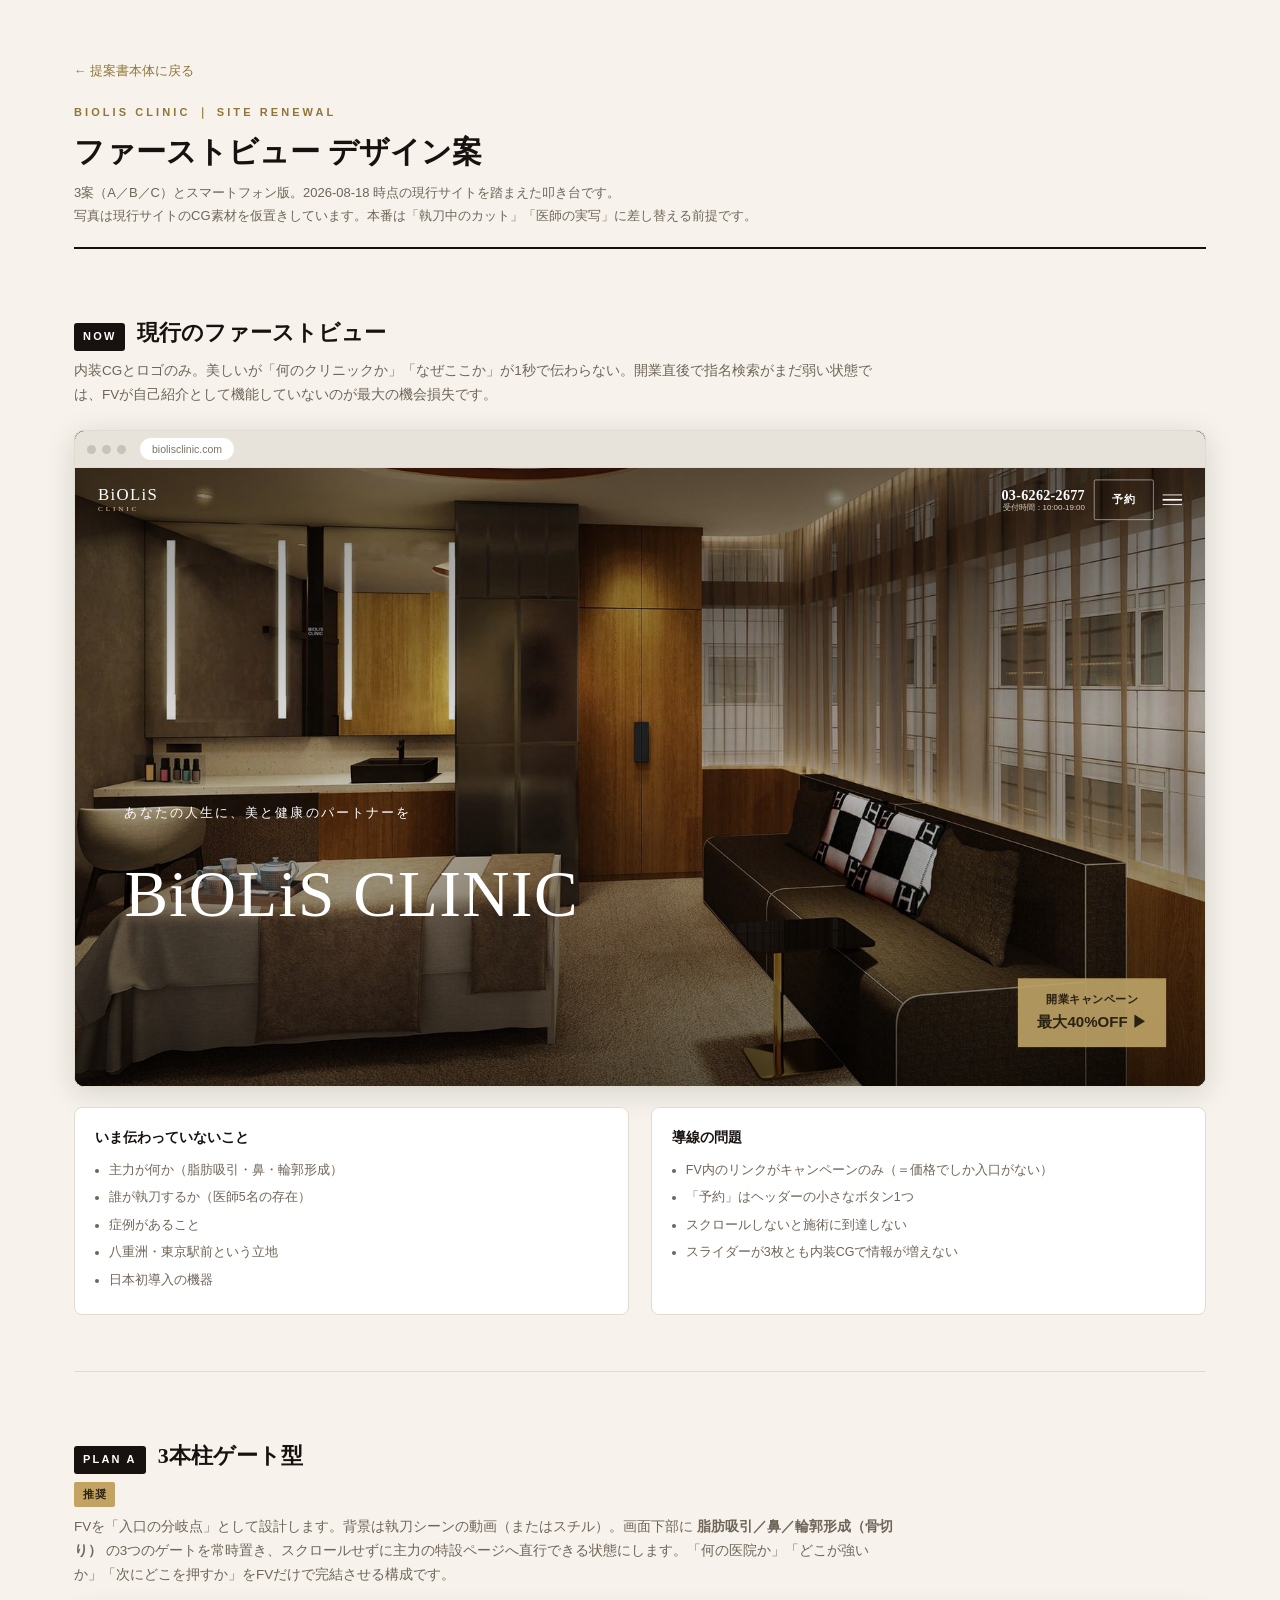
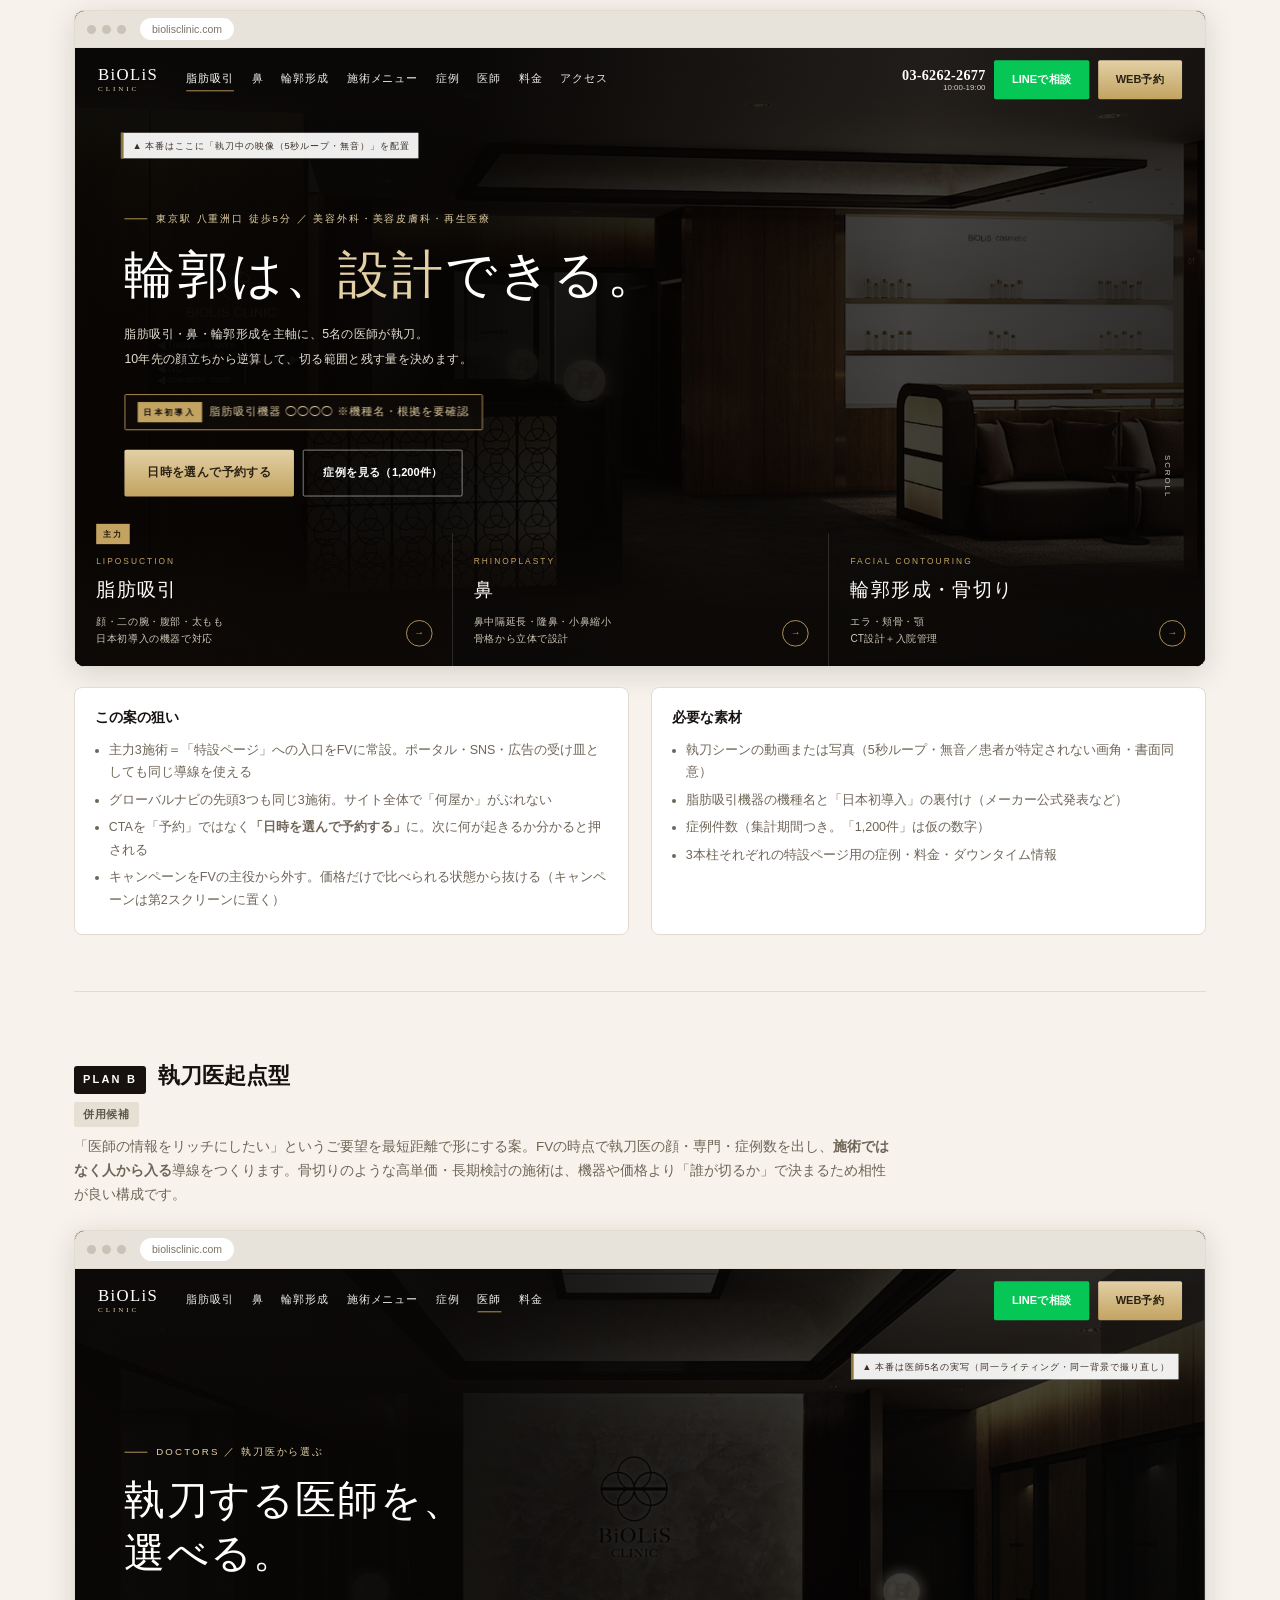
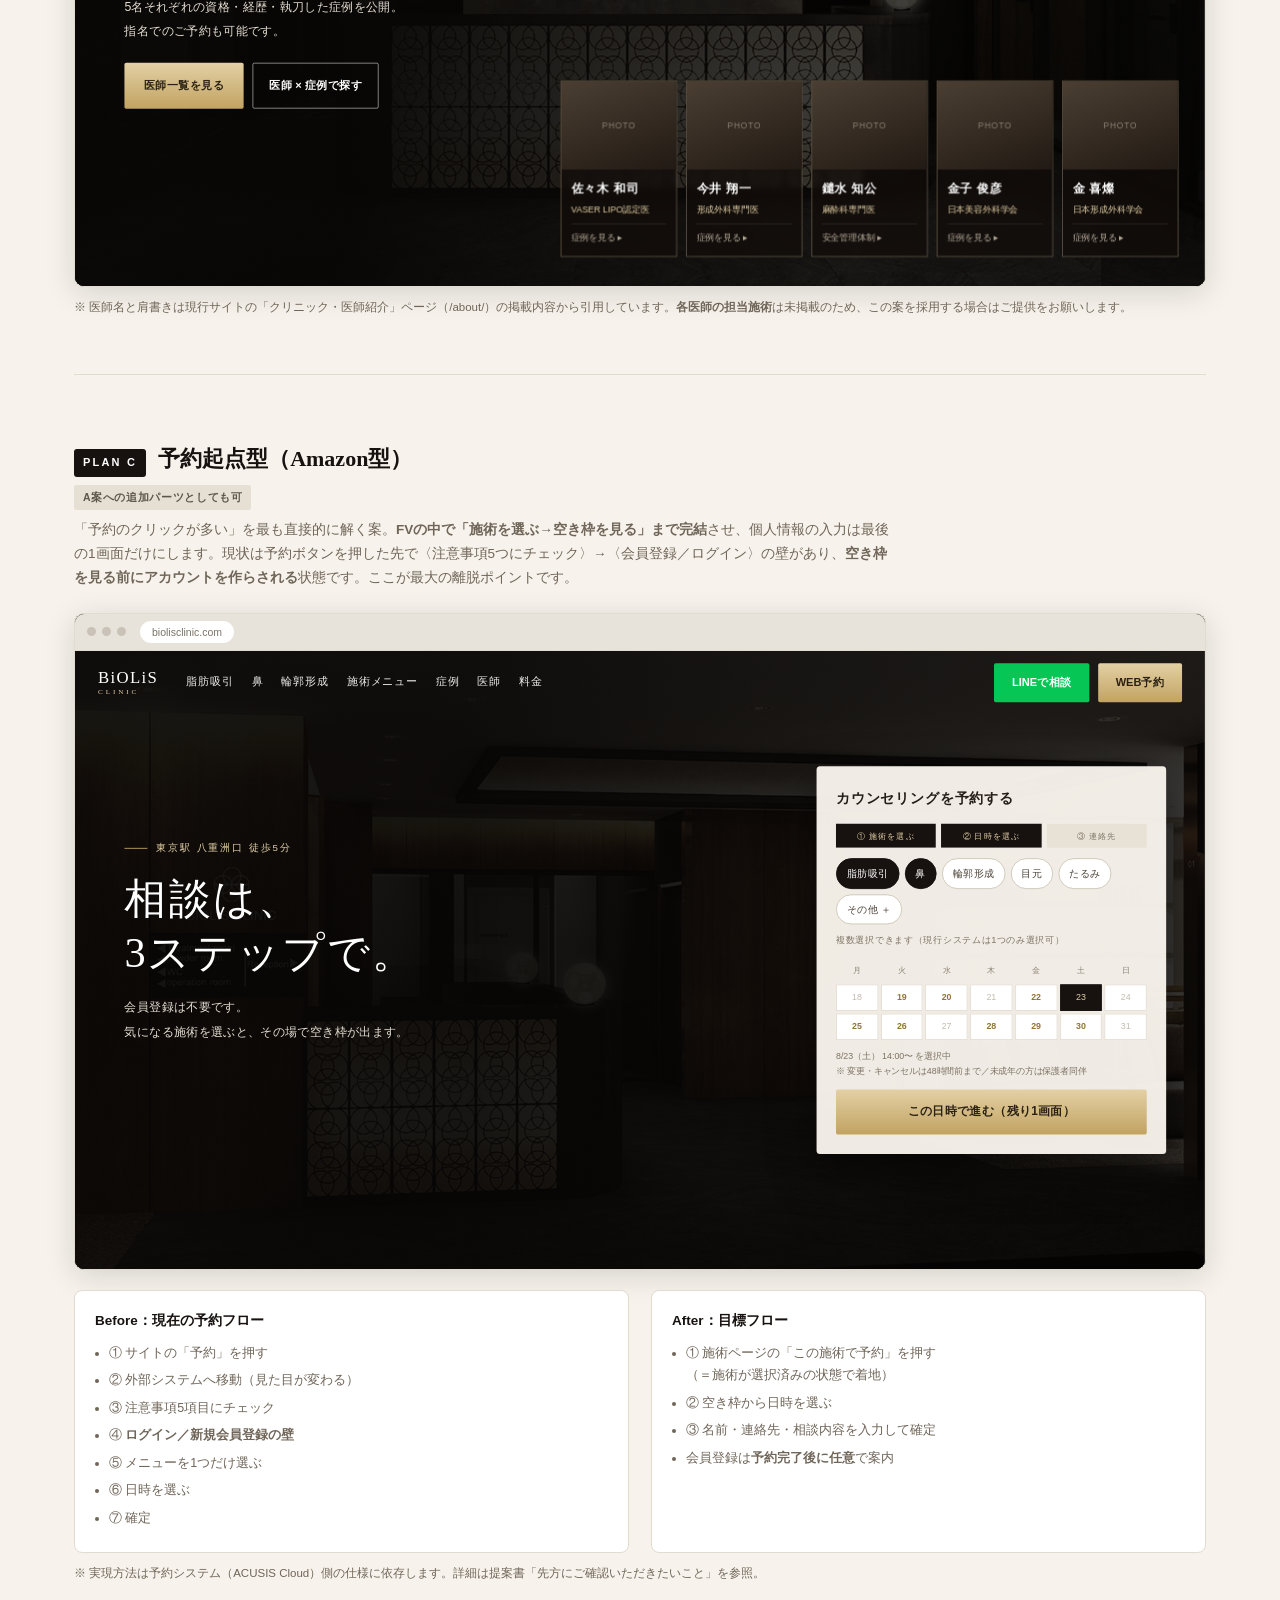
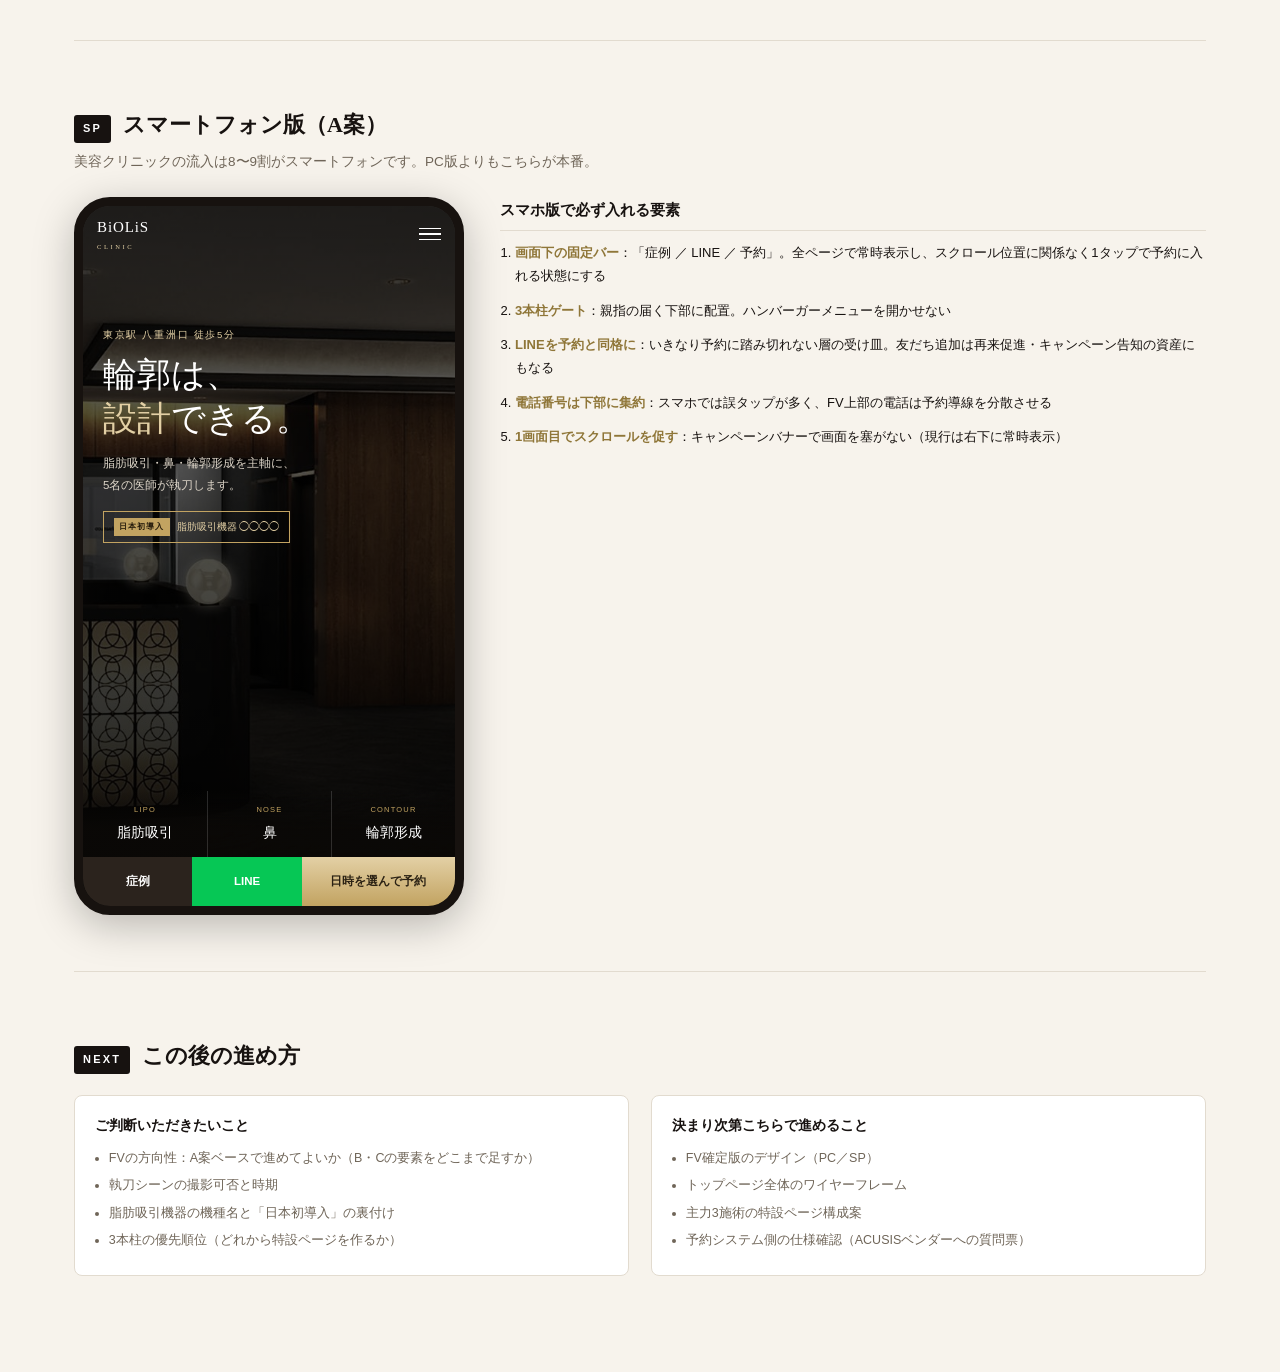
<file: biolis-clinic/fv-design.html>
<!DOCTYPE html>
<html lang="ja">
<head>
<meta charset="UTF-8">
<meta name="viewport" content="width=device-width, initial-scale=1.0">
<meta name="robots" content="noindex, nofollow">
<title>BIOLIS CLINIC様 ファーストビュー案 | ZOEN-TECH</title>
</head>
<body>
<style>
:root{
  --ink:#171210; --ink2:#241c17; --ink3:#3a2f27;
  --gold:#c2a361; --gold-l:#e3d0a5; --gold-d:#8f7638;
  --paper:#f7f3ec; --line:#e2dbcf; --sub:#6f6558;
  --serif:'Hiragino Mincho ProN','Yu Mincho','YuMincho','Noto Serif JP',serif;
  --sans:'Hiragino Sans','Hiragino Kaku Gothic ProN','Yu Gothic','Noto Sans JP',sans-serif;
  --card:#fff;
}
:root:not([data-theme="light"]){}
@media (prefers-color-scheme: dark){
  :root:not([data-theme="light"]){ --paper:#14100e; --line:#332a22; --sub:#a89c8c; --card:#1c1714; }
}
:root[data-theme="dark"]{ --paper:#14100e; --line:#332a22; --sub:#a89c8c; --card:#1c1714; }

*{box-sizing:border-box;margin:0;padding:0}
body{background:var(--paper);font-family:var(--sans);color:var(--ink);line-height:1.8;-webkit-font-smoothing:antialiased}
@media (prefers-color-scheme: dark){ :root:not([data-theme="light"]) body{color:#efe8dd} }
:root[data-theme="dark"] body{color:#efe8dd}

.wrap{max-width:1180px;margin:0 auto;padding:56px 24px 96px}
.doc-head{border-bottom:2px solid var(--ink);padding-bottom:20px;margin-bottom:12px}
@media (prefers-color-scheme: dark){:root:not([data-theme="light"]) .doc-head{border-color:var(--gold)}}
:root[data-theme="dark"] .doc-head{border-color:var(--gold)}
.eyebrow{font-size:11px;letter-spacing:.28em;color:var(--gold-d);font-weight:700}
.doc-head h1{font-family:var(--serif);font-size:30px;line-height:1.4;margin-top:8px;font-weight:600}
.doc-head p{font-size:13px;color:var(--sub);margin-top:8px}

h2.sec{font-family:var(--serif);font-size:22px;margin:64px 0 6px;display:flex;align-items:baseline;gap:12px}
h2.sec .n{font-family:var(--sans);font-size:11px;letter-spacing:.2em;color:#fff;background:var(--ink);padding:4px 9px;border-radius:3px;font-weight:700}
@media (prefers-color-scheme: dark){:root:not([data-theme="light"]) h2.sec .n{background:var(--gold);color:var(--ink)}}
:root[data-theme="dark"] h2.sec .n{background:var(--gold);color:var(--ink)}
.lead{font-size:13.5px;color:var(--sub);margin-bottom:22px;max-width:820px}

/* ---- mock frame ---- */
.frame{border:1px solid var(--line);border-radius:10px;overflow:hidden;background:#000;box-shadow:0 6px 30px rgba(0,0,0,.14)}
.frame-bar{background:#e8e3da;padding:7px 12px;display:flex;align-items:center;gap:6px;border-bottom:1px solid var(--line)}
.dot{width:9px;height:9px;border-radius:50%;background:#c9c2b6}
.frame-url{margin-left:8px;font-size:10.5px;color:#7b7366;background:#fff;border-radius:20px;padding:2px 12px}
.scaler{width:100%;overflow:hidden;position:relative;aspect-ratio:1280/700}
.stage{width:1280px;transform-origin:top left}

/* ================= FV common ================= */
.fv{position:relative;width:1280px;height:700px;overflow:hidden;background:var(--ink);color:#fff;font-family:var(--sans)}
.fv .bg{position:absolute;inset:0;background-size:cover;background-position:center;filter:saturate(.85)}
.fv .veil{position:absolute;inset:0}

/* header */
.gh{position:absolute;top:0;left:0;right:0;height:72px;display:flex;align-items:center;gap:26px;padding:0 26px;z-index:5}
.gh .logo{font-family:var(--serif);font-size:19px;letter-spacing:.08em;color:#fff;line-height:1.1}
.gh .logo small{display:block;font-size:8px;letter-spacing:.42em;color:var(--gold-l);margin-top:2px}
.gnav{display:flex;gap:20px;font-size:12.5px;letter-spacing:.04em;margin-left:6px}
.gnav a{color:#fff;text-decoration:none;opacity:.92;padding-bottom:3px}
.gnav a.on{border-bottom:1.5px solid var(--gold);opacity:1}
.gh .right{margin-left:auto;display:flex;align-items:center;gap:10px}
.tel{text-align:right;line-height:1.2}
.tel b{font-family:var(--serif);font-size:16px;letter-spacing:.02em}
.tel span{display:block;font-size:9px;color:#d8cfbe}
.btn{display:inline-flex;align-items:center;justify-content:center;gap:6px;font-size:12.5px;font-weight:700;border-radius:2px;padding:11px 20px;text-decoration:none}
.btn-line{background:#06C755;color:#fff}
.btn-gold{background:linear-gradient(180deg,var(--gold-l),var(--gold));color:#2a2113}
.btn-ghost{border:1px solid rgba(255,255,255,.55);color:#fff}

/* copy */
.copy .place{font-size:11px;letter-spacing:.22em;color:var(--gold-l);display:flex;align-items:center;gap:10px}
.copy .place::before{content:"";width:26px;height:1px;background:var(--gold)}
.copy h2{font-family:var(--serif);font-weight:500;letter-spacing:.04em;line-height:1.28;margin:16px 0 0}
.copy p.sub{font-size:14px;line-height:2;color:#e5ded2;margin-top:16px}

.badge{display:inline-flex;align-items:center;gap:9px;border:1px solid var(--gold);padding:8px 14px;border-radius:2px;background:rgba(20,15,10,.5);backdrop-filter:blur(3px)}
.badge .k{font-size:9.5px;letter-spacing:.18em;color:var(--ink);background:var(--gold);padding:3px 7px;font-weight:800}
.badge .v{font-size:12.5px;color:var(--gold-l);letter-spacing:.05em}

/* gate cards (A) */
.gates{position:absolute;left:0;right:0;bottom:0;display:grid;grid-template-columns:repeat(3,1fr);z-index:4}
.gate{position:relative;padding:22px 24px 20px;border-left:1px solid rgba(255,255,255,.16);background:linear-gradient(180deg,rgba(12,9,7,0) 0%,rgba(12,9,7,.86) 55%);text-decoration:none;color:#fff;display:block}
.gate:first-child{border-left:none}
.gate .en{font-size:9.5px;letter-spacing:.24em;color:var(--gold);}
.gate .ja{font-family:var(--serif);font-size:22px;margin-top:5px;letter-spacing:.05em}
.gate .desc{font-size:11.5px;color:#cfc6b7;margin-top:7px;line-height:1.7}
.gate .go{position:absolute;right:22px;bottom:22px;width:30px;height:30px;border:1px solid var(--gold);border-radius:50%;display:grid;place-items:center;color:var(--gold);font-size:11px}
.gate .mark{position:absolute;top:-11px;left:24px;background:var(--gold);color:#241a0b;font-size:9.5px;font-weight:800;letter-spacing:.1em;padding:3px 8px}

/* scroll cue */
.cue{position:absolute;right:34px;bottom:190px;font-size:9px;letter-spacing:.24em;color:#cfc6b7;z-index:4;writing-mode:vertical-rl}

/* ---- B: doctors ---- */
.docrow{position:absolute;right:30px;bottom:34px;display:flex;gap:10px;z-index:4}
.doccard{width:132px;background:rgba(18,13,10,.72);border:1px solid rgba(226,208,165,.35);backdrop-filter:blur(4px)}
.doccard .ph{height:100px;background:linear-gradient(160deg,#4b3f33,#221a14);position:relative;display:grid;place-items:center}
.doccard .ph span{font-size:9.5px;color:#8e8272;letter-spacing:.1em}
.doccard .tx{padding:9px 11px 12px}
.doccard .tx b{font-family:var(--serif);font-size:14px;letter-spacing:.04em;display:block}
.doccard .tx i{font-style:normal;font-size:10px;color:var(--gold-l);display:block;margin-top:3px}
.doccard .tx u{text-decoration:none;font-size:10px;color:#b9ae9c;display:block;margin-top:6px;border-top:1px solid rgba(255,255,255,.13);padding-top:6px}

/* ---- C: booking widget ---- */
.bkw{position:absolute;right:44px;top:50%;transform:translateY(-50%);width:396px;background:rgba(247,243,236,.97);color:#241c17;border-radius:4px;padding:22px;z-index:4;box-shadow:0 20px 50px rgba(0,0,0,.5)}
.bkw h4{font-family:var(--serif);font-size:16px;letter-spacing:.05em}
.bkw .steps{display:flex;gap:6px;margin:14px 0 12px}
.bkw .st{flex:1;text-align:center;font-size:9.5px;padding:5px 0;background:#e8e2d6;color:#7c7263;letter-spacing:.04em}
.bkw .st.on{background:var(--ink);color:var(--gold-l)}
.chips{display:flex;flex-wrap:wrap;gap:6px}
.chip{font-size:11.5px;border:1px solid #cdc4b4;padding:6px 11px;border-radius:20px;color:#4a4136;background:#fff}
.chip.on{background:var(--ink);color:#fff;border-color:var(--ink)}
.cal{display:grid;grid-template-columns:repeat(7,1fr);gap:3px;margin-top:12px}
.cal div{font-size:10px;text-align:center;padding:5px 0;background:#fff;border:1px solid #e3dccf;color:#3f382e}
.cal div.h{background:transparent;border:none;color:#8b8172;font-size:9px}
.cal div.o{background:#fff;color:var(--gold-d);font-weight:700;cursor:pointer}
.cal div.x{color:#c3bbae}
.cal div.sel{background:var(--ink);color:var(--gold-l);border-color:var(--ink)}
.bkw .note{font-size:10px;color:#7c7263;margin-top:11px;line-height:1.65}
.bkw .cta{display:block;text-align:center;margin-top:12px;background:linear-gradient(180deg,var(--gold-l),var(--gold));color:#2a2113;font-weight:800;font-size:13.5px;padding:13px;text-decoration:none;border-radius:2px}

/* photo note */
.phnote{position:absolute;z-index:6;background:rgba(255,255,255,.93);color:#3a2f27;font-size:10.5px;padding:5px 10px;border-left:3px solid var(--gold-d);letter-spacing:.03em}

/* ---- SP ---- */
.spwrap{display:flex;gap:36px;flex-wrap:wrap;align-items:flex-start}
.phone{width:390px;flex:none;border:9px solid #17120f;border-radius:36px;overflow:hidden;box-shadow:0 10px 40px rgba(0,0,0,.25);background:#000}
.spfv{position:relative;width:372px;height:700px;background:var(--ink);color:#fff;overflow:hidden}
.sph{position:absolute;top:0;left:0;right:0;height:56px;display:flex;align-items:center;padding:0 14px;z-index:5}
.sph .logo{font-family:var(--serif);font-size:15px;letter-spacing:.06em}
.sph .logo small{display:block;font-size:6.5px;letter-spacing:.4em;color:var(--gold-l)}
.sph .mn{margin-left:auto;display:flex;flex-direction:column;gap:4px}
.sph .mn i{display:block;width:22px;height:1.5px;background:#fff}
.spbar{position:absolute;left:0;right:0;bottom:0;display:grid;grid-template-columns:1fr 1fr 1.4fr;z-index:6}
.spbar a{text-decoration:none;text-align:center;font-size:11.5px;font-weight:700;padding:14px 0}
.spbar .b1{background:#2b231d;color:#fff}
.spbar .b2{background:#06C755;color:#fff}
.spbar .b3{background:linear-gradient(180deg,var(--gold-l),var(--gold));color:#2a2113}
.spgates{position:absolute;left:0;right:0;bottom:47px;display:grid;grid-template-columns:repeat(3,1fr);z-index:5}
.spgate{padding:12px 8px 14px;text-align:center;border-left:1px solid rgba(255,255,255,.15);background:linear-gradient(180deg,rgba(10,8,6,0),rgba(10,8,6,.9) 60%);color:#fff;text-decoration:none}
.spgate:first-child{border-left:none}
.spgate .en{font-size:7.5px;letter-spacing:.16em;color:var(--gold)}
.spgate .ja{font-family:var(--serif);font-size:14px;margin-top:3px}

/* annotations */
.notes{flex:1;min-width:290px}
.notes h4{font-family:var(--serif);font-size:15px;margin-bottom:10px;padding-bottom:6px;border-bottom:1px solid var(--line)}
.notes ol{padding-left:1.15em;font-size:13px}
.notes ol li{margin-bottom:11px}
.notes ol li b{color:var(--gold-d)}

.grid2{display:grid;grid-template-columns:1fr 1fr;gap:22px;margin-top:20px}
@media(max-width:760px){.grid2{grid-template-columns:1fr}}
.box{background:var(--card);border:1px solid var(--line);border-radius:8px;padding:18px 20px}
.box h4{font-size:13.5px;margin-bottom:8px;font-weight:700}
.box ul{padding-left:1.1em;font-size:12.5px;color:var(--sub)}
.box ul li{margin-bottom:5px}
.tag{display:inline-block;font-size:10.5px;font-weight:700;letter-spacing:.06em;padding:3px 9px;border-radius:2px;margin-bottom:8px}
.tag.rec{background:var(--gold);color:#2a2113}
.tag.alt{background:#e6e0d4;color:#5f564a}
@media (prefers-color-scheme: dark){:root:not([data-theme="light"]) .tag.alt{background:#3a3128;color:#c9bfae}}
:root[data-theme="dark"] .tag.alt{background:#3a3128;color:#c9bfae}
.cap{font-size:11.5px;color:var(--sub);margin-top:10px}
hr.sep{border:none;border-top:1px solid var(--line);margin:56px 0 0}
</style>

<div class="wrap">

<p style="margin-bottom:18px"><a href="content.html" style="font-size:12.5px;color:var(--gold-d);text-decoration:none">← 提案書本体に戻る</a></p>

<div class="doc-head">
  <div class="eyebrow">BIOLIS CLINIC ｜ SITE RENEWAL</div>
  <h1>ファーストビュー デザイン案</h1>
  <p>3案（A／B／C）とスマートフォン版。2026-08-18 時点の現行サイトを踏まえた叩き台です。<br>写真は現行サイトのCG素材を仮置きしています。本番は「執刀中のカット」「医師の実写」に差し替える前提です。</p>
</div>

<!-- ============ 現行 ============ -->
<h2 class="sec"><span class="n">NOW</span>現行のファーストビュー</h2>
<p class="lead">内装CGとロゴのみ。美しいが「何のクリニックか」「なぜここか」が1秒で伝わらない。開業直後で指名検索がまだ弱い状態では、FVが自己紹介として機能していないのが最大の機会損失です。</p>
<div class="frame">
  <div class="frame-bar"><i class="dot"></i><i class="dot"></i><i class="dot"></i><span class="frame-url">biolisclinic.com</span></div>
  <div class="scaler" id="sc0"><div class="stage" id="st0">
    <div class="fv">
      <div class="bg" style="background-image:url(img/fv1.jpg)"></div>
      <div class="veil" style="background:linear-gradient(180deg,rgba(0,0,0,.45),rgba(0,0,0,.15) 40%,rgba(0,0,0,.6))"></div>
      <div class="gh">
        <div class="logo">BiOLiS<small>CLINIC</small></div>
        <div class="right">
          <div class="tel"><b>03-6262-2677</b><span>受付時間：10:00-19:00</span></div>
          <a class="btn btn-ghost" href="#">予約</a>
          <div style="width:22px"><i style="display:block;height:1.5px;background:#fff;margin:4px 0"></i><i style="display:block;height:1.5px;background:#fff;margin:4px 0"></i><i style="display:block;height:1.5px;background:#fff;margin:4px 0"></i></div>
        </div>
      </div>
      <div style="position:absolute;left:56px;bottom:150px">
        <p style="font-size:15px;letter-spacing:.14em">あなたの人生に、美と健康のパートナーを</p>
        <div style="font-family:var(--serif);font-size:74px;letter-spacing:.02em;margin-top:14px">BiOLiS CLINIC</div>
      </div>
      <div style="position:absolute;right:44px;bottom:44px;background:rgba(190,163,102,.9);color:#2a2113;padding:12px 22px;font-size:13px;font-weight:700;text-align:center">開業キャンペーン<br><span style="font-size:17px">最大40%OFF ▶</span></div>
    </div>
  </div></div>
</div>
<div class="grid2">
  <div class="box"><h4>いま伝わっていないこと</h4><ul>
    <li>主力が何か（脂肪吸引・鼻・輪郭形成）</li><li>誰が執刀するか（医師5名の存在）</li><li>症例があること</li><li>八重洲・東京駅前という立地</li><li>日本初導入の機器</li>
  </ul></div>
  <div class="box"><h4>導線の問題</h4><ul>
    <li>FV内のリンクがキャンペーンのみ（＝価格でしか入口がない）</li><li>「予約」はヘッダーの小さなボタン1つ</li><li>スクロールしないと施術に到達しない</li><li>スライダーが3枚とも内装CGで情報が増えない</li>
  </ul></div>
</div>

<hr class="sep">

<!-- ============ A案 ============ -->
<h2 class="sec"><span class="n">PLAN A</span>3本柱ゲート型</h2>
<p class="lead"><span class="tag rec">推奨</span><br>
FVを「入口の分岐点」として設計します。背景は執刀シーンの動画（またはスチル）。画面下部に <b>脂肪吸引／鼻／輪郭形成（骨切り）</b> の3つのゲートを常時置き、スクロールせずに主力の特設ページへ直行できる状態にします。「何の医院か」「どこが強いか」「次にどこを押すか」をFVだけで完結させる構成です。</p>
<div class="frame">
  <div class="frame-bar"><i class="dot"></i><i class="dot"></i><i class="dot"></i><span class="frame-url">biolisclinic.com</span></div>
  <div class="scaler" id="scA"><div class="stage" id="stA">
    <div class="fv">
      <div class="bg" style="background-image:url(img/fv3.jpg);filter:saturate(.55) brightness(.55) contrast(1.05)"></div>
      <div class="veil" style="background:linear-gradient(96deg,rgba(6,4,3,.93) 34%,rgba(6,4,3,.55) 72%,rgba(6,4,3,.72))"></div>
      <div class="phnote" style="left:52px;top:96px">▲ 本番はここに「執刀中の映像（5秒ループ・無音）」を配置</div>

      <div class="gh">
        <div class="logo">BiOLiS<small>CLINIC</small></div>
        <nav class="gnav">
          <a href="#" class="on">脂肪吸引</a><a href="#">鼻</a><a href="#">輪郭形成</a>
          <a href="#">施術メニュー</a><a href="#">症例</a><a href="#">医師</a><a href="#">料金</a><a href="#">アクセス</a>
        </nav>
        <div class="right">
          <div class="tel"><b>03-6262-2677</b><span>10:00-19:00</span></div>
          <a class="btn btn-line" href="#">LINEで相談</a>
          <a class="btn btn-gold" href="#">WEB予約</a>
        </div>
      </div>

      <div class="copy" style="position:absolute;left:56px;top:184px;max-width:660px">
        <div class="place">東京駅 八重洲口 徒歩5分 ／ 美容外科・美容皮膚科・再生医療</div>
        <h2 style="font-size:58px">輪郭は、<span style="color:var(--gold-l)">設計</span>できる。</h2>
        <p class="sub">脂肪吸引・鼻・輪郭形成を主軸に、5名の医師が執刀。<br>10年先の顔立ちから逆算して、切る範囲と残す量を決めます。</p>
        <div style="margin-top:26px;display:flex;gap:12px;align-items:center">
          <span class="badge"><span class="k">日本初導入</span><span class="v">脂肪吸引機器 ◯◯◯◯ ※機種名・根拠を要確認</span></span>
        </div>
        <div style="margin-top:22px;display:flex;gap:10px">
          <a class="btn btn-gold" style="padding:14px 26px;font-size:13.5px" href="#">日時を選んで予約する</a>
          <a class="btn btn-ghost" style="padding:14px 22px" href="#">症例を見る（1,200件）</a>
        </div>
      </div>

      <div class="cue">SCROLL</div>

      <div class="gates">
        <a class="gate" href="#"><span class="mark">主力</span>
          <div class="en">LIPOSUCTION</div><div class="ja">脂肪吸引</div>
          <div class="desc">顔・二の腕・腹部・太もも<br>日本初導入の機器で対応</div><div class="go">→</div></a>
        <a class="gate" href="#">
          <div class="en">RHINOPLASTY</div><div class="ja">鼻</div>
          <div class="desc">鼻中隔延長・隆鼻・小鼻縮小<br>骨格から立体で設計</div><div class="go">→</div></a>
        <a class="gate" href="#">
          <div class="en">FACIAL CONTOURING</div><div class="ja">輪郭形成・骨切り</div>
          <div class="desc">エラ・頬骨・顎<br>CT設計＋入院管理</div><div class="go">→</div></a>
      </div>
    </div>
  </div></div>
</div>
<div class="grid2">
  <div class="box"><h4>この案の狙い</h4><ul>
    <li>主力3施術＝「特設ページ」への入口をFVに常設。ポータル・SNS・広告の受け皿としても同じ導線を使える</li>
    <li>グローバルナビの先頭3つも同じ3施術。サイト全体で「何屋か」がぶれない</li>
    <li>CTAを「予約」ではなく<b>「日時を選んで予約する」</b>に。次に何が起きるか分かると押される</li>
    <li>キャンペーンをFVの主役から外す。価格だけで比べられる状態から抜ける（キャンペーンは第2スクリーンに置く）</li>
  </ul></div>
  <div class="box"><h4>必要な素材</h4><ul>
    <li>執刀シーンの動画または写真（5秒ループ・無音／患者が特定されない画角・書面同意）</li>
    <li>脂肪吸引機器の機種名と「日本初導入」の裏付け（メーカー公式発表など）</li>
    <li>症例件数（集計期間つき。「1,200件」は仮の数字）</li>
    <li>3本柱それぞれの特設ページ用の症例・料金・ダウンタイム情報</li>
  </ul></div>
</div>

<hr class="sep">

<!-- ============ B案 ============ -->
<h2 class="sec"><span class="n">PLAN B</span>執刀医起点型</h2>
<p class="lead"><span class="tag alt">併用候補</span><br>
「医師の情報をリッチにしたい」というご要望を最短距離で形にする案。FVの時点で執刀医の顔・専門・症例数を出し、<b>施術ではなく人から入る</b>導線をつくります。骨切りのような高単価・長期検討の施術は、機器や価格より「誰が切るか」で決まるため相性が良い構成です。</p>
<div class="frame">
  <div class="frame-bar"><i class="dot"></i><i class="dot"></i><i class="dot"></i><span class="frame-url">biolisclinic.com</span></div>
  <div class="scaler" id="scB"><div class="stage" id="stB">
    <div class="fv">
      <div class="bg" style="background-image:url(img/fv2.jpg);filter:saturate(.5) brightness(.42)"></div>
      <div class="veil" style="background:linear-gradient(100deg,rgba(8,6,5,.92) 30%,rgba(8,6,5,.35) 78%)"></div>
      <div class="gh">
        <div class="logo">BiOLiS<small>CLINIC</small></div>
        <nav class="gnav"><a href="#">脂肪吸引</a><a href="#">鼻</a><a href="#">輪郭形成</a><a href="#">施術メニュー</a><a href="#">症例</a><a href="#" class="on">医師</a><a href="#">料金</a></nav>
        <div class="right"><a class="btn btn-line" href="#">LINEで相談</a><a class="btn btn-gold" href="#">WEB予約</a></div>
      </div>
      <div class="copy" style="position:absolute;left:56px;top:198px;max-width:470px">
        <div class="place">DOCTORS ／ 執刀医から選ぶ</div>
        <h2 style="font-size:46px">執刀する医師を、<br>選べる。</h2>
        <p class="sub">5名それぞれの資格・経歴・執刀した症例を公開。<br>指名でのご予約も可能です。</p>
        <div style="margin-top:22px;display:flex;gap:10px">
          <a class="btn btn-gold" style="padding:14px 22px" href="#">医師一覧を見る</a>
          <a class="btn btn-ghost" style="padding:14px 18px" href="#">医師 × 症例で探す</a>
        </div>
      </div>
      <div class="phnote" style="right:30px;top:96px">▲ 本番は医師5名の実写（同一ライティング・同一背景で撮り直し）</div>
      <div class="docrow">
        <div class="doccard"><div class="ph"><span>PHOTO</span></div><div class="tx"><b>佐々木 和司</b><i>VASER LIPO認定医</i><u>症例を見る ▸</u></div></div>
        <div class="doccard"><div class="ph"><span>PHOTO</span></div><div class="tx"><b>今井 翔一</b><i>形成外科専門医</i><u>症例を見る ▸</u></div></div>
        <div class="doccard"><div class="ph"><span>PHOTO</span></div><div class="tx"><b>鑓水 知公</b><i>麻酔科専門医</i><u>安全管理体制 ▸</u></div></div>
        <div class="doccard"><div class="ph"><span>PHOTO</span></div><div class="tx"><b>金子 俊彦</b><i>日本美容外科学会</i><u>症例を見る ▸</u></div></div>
        <div class="doccard"><div class="ph"><span>PHOTO</span></div><div class="tx"><b>金 喜燦</b><i>日本形成外科学会</i><u>症例を見る ▸</u></div></div>
      </div>
    </div>
  </div></div>
</div>
<p class="cap">※ 医師名と肩書きは現行サイトの「クリニック・医師紹介」ページ（/about/）の掲載内容から引用しています。<b>各医師の担当施術</b>は未掲載のため、この案を採用する場合はご提供をお願いします。</p>

<hr class="sep">

<!-- ============ C案 ============ -->
<h2 class="sec"><span class="n">PLAN C</span>予約起点型（Amazon型）</h2>
<p class="lead"><span class="tag alt">A案への追加パーツとしても可</span><br>
「予約のクリックが多い」を最も直接的に解く案。<b>FVの中で「施術を選ぶ→空き枠を見る」まで完結</b>させ、個人情報の入力は最後の1画面だけにします。現状は予約ボタンを押した先で〈注意事項5つにチェック〉→〈会員登録／ログイン〉の壁があり、<b>空き枠を見る前にアカウントを作らされる</b>状態です。ここが最大の離脱ポイントです。</p>
<div class="frame">
  <div class="frame-bar"><i class="dot"></i><i class="dot"></i><i class="dot"></i><span class="frame-url">biolisclinic.com</span></div>
  <div class="scaler" id="scC"><div class="stage" id="stC">
    <div class="fv">
      <div class="bg" style="background-image:url(img/fv3.jpg);filter:saturate(.5) brightness(.45)"></div>
      <div class="veil" style="background:linear-gradient(90deg,rgba(8,6,5,.85) 35%,rgba(8,6,5,.5))"></div>
      <div class="gh">
        <div class="logo">BiOLiS<small>CLINIC</small></div>
        <nav class="gnav"><a href="#">脂肪吸引</a><a href="#">鼻</a><a href="#">輪郭形成</a><a href="#">施術メニュー</a><a href="#">症例</a><a href="#">医師</a><a href="#">料金</a></nav>
        <div class="right"><a class="btn btn-line" href="#">LINEで相談</a><a class="btn btn-gold" href="#">WEB予約</a></div>
      </div>
      <div class="copy" style="position:absolute;left:56px;top:214px;max-width:520px">
        <div class="place">東京駅 八重洲口 徒歩5分</div>
        <h2 style="font-size:48px">相談は、<br>3ステップで。</h2>
        <p class="sub">会員登録は不要です。<br>気になる施術を選ぶと、その場で空き枠が出ます。</p>
      </div>
      <div class="bkw">
        <h4>カウンセリングを予約する</h4>
        <div class="steps"><div class="st on">① 施術を選ぶ</div><div class="st on">② 日時を選ぶ</div><div class="st">③ 連絡先</div></div>
        <div class="chips">
          <span class="chip on">脂肪吸引</span><span class="chip on">鼻</span><span class="chip">輪郭形成</span><span class="chip">目元</span><span class="chip">たるみ</span><span class="chip">その他 ＋</span>
        </div>
        <div style="font-size:10.5px;color:#7c7263;margin-top:8px">複数選択できます（現行システムは1つのみ選択可）</div>
        <div class="cal">
          <div class="h">月</div><div class="h">火</div><div class="h">水</div><div class="h">木</div><div class="h">金</div><div class="h">土</div><div class="h">日</div>
          <div class="x">18</div><div class="o">19</div><div class="o">20</div><div class="x">21</div><div class="o">22</div><div class="sel">23</div><div class="x">24</div>
          <div class="o">25</div><div class="o">26</div><div class="x">27</div><div class="o">28</div><div class="o">29</div><div class="o">30</div><div class="x">31</div>
        </div>
        <div class="note">8/23（土） 14:00〜 を選択中<br>※ 変更・キャンセルは48時間前まで／未成年の方は保護者同伴</div>
        <a class="cta" href="#">この日時で進む（残り1画面）</a>
      </div>
    </div>
  </div></div>
</div>
<div class="grid2">
  <div class="box"><h4>Before：現在の予約フロー</h4><ul>
    <li>① サイトの「予約」を押す</li><li>② 外部システムへ移動（見た目が変わる）</li><li>③ 注意事項5項目にチェック</li><li>④ <b>ログイン／新規会員登録の壁</b></li><li>⑤ メニューを1つだけ選ぶ</li><li>⑥ 日時を選ぶ</li><li>⑦ 確定</li>
  </ul></div>
  <div class="box"><h4>After：目標フロー</h4><ul>
    <li>① 施術ページの「この施術で予約」を押す<br>（＝施術が選択済みの状態で着地）</li><li>② 空き枠から日時を選ぶ</li><li>③ 名前・連絡先・相談内容を入力して確定</li><li>会員登録は<b>予約完了後に任意</b>で案内</li>
  </ul></div>
</div>
<p class="cap">※ 実現方法は予約システム（ACUSIS Cloud）側の仕様に依存します。詳細は提案書「先方にご確認いただきたいこと」を参照。</p>

<hr class="sep">

<!-- ============ SP ============ -->
<h2 class="sec"><span class="n">SP</span>スマートフォン版（A案）</h2>
<p class="lead">美容クリニックの流入は8〜9割がスマートフォンです。PC版よりもこちらが本番。</p>
<div class="spwrap">
  <div class="phone"><div class="spfv">
    <div class="bg" style="position:absolute;inset:0;background:url(img/fv3.jpg) center/cover;filter:saturate(.55) brightness(.5)"></div>
    <div class="veil" style="position:absolute;inset:0;background:linear-gradient(180deg,rgba(0,0,0,.55),rgba(0,0,0,.25) 35%,rgba(0,0,0,.85))"></div>
    <div class="sph"><div class="logo">BiOLiS<small>CLINIC</small></div><div class="mn"><i></i><i></i><i></i></div></div>
    <div style="position:absolute;left:20px;right:20px;top:120px">
      <div style="font-size:9.5px;letter-spacing:.18em;color:var(--gold-l)">東京駅 八重洲口 徒歩5分</div>
      <div style="font-family:var(--serif);font-size:34px;line-height:1.3;margin-top:10px">輪郭は、<br><span style="color:var(--gold-l)">設計</span>できる。</div>
      <p style="font-size:11.5px;line-height:1.9;color:#ddd5c8;margin-top:12px">脂肪吸引・鼻・輪郭形成を主軸に、<br>5名の医師が執刀します。</p>
      <div style="margin-top:14px;display:inline-flex;align-items:center;gap:7px;border:1px solid var(--gold);padding:6px 10px">
        <span style="font-size:8px;letter-spacing:.14em;background:var(--gold);color:#241a0b;padding:2px 5px;font-weight:800">日本初導入</span>
        <span style="font-size:10px;color:var(--gold-l)">脂肪吸引機器 ◯◯◯◯</span>
      </div>
    </div>
    <div class="spgates">
      <a class="spgate" href="#"><div class="en">LIPO</div><div class="ja">脂肪吸引</div></a>
      <a class="spgate" href="#"><div class="en">NOSE</div><div class="ja">鼻</div></a>
      <a class="spgate" href="#"><div class="en">CONTOUR</div><div class="ja">輪郭形成</div></a>
    </div>
    <div class="spbar"><a class="b1" href="#">症例</a><a class="b2" href="#">LINE</a><a class="b3" href="#">日時を選んで予約</a></div>
  </div></div>
  <div class="notes">
    <h4>スマホ版で必ず入れる要素</h4>
    <ol>
      <li><b>画面下の固定バー</b>：「症例 ／ LINE ／ 予約」。全ページで常時表示し、スクロール位置に関係なく1タップで予約に入れる状態にする</li>
      <li><b>3本柱ゲート</b>：親指の届く下部に配置。ハンバーガーメニューを開かせない</li>
      <li><b>LINEを予約と同格に</b>：いきなり予約に踏み切れない層の受け皿。友だち追加は再来促進・キャンペーン告知の資産にもなる</li>
      <li><b>電話番号は下部に集約</b>：スマホでは誤タップが多く、FV上部の電話は予約導線を分散させる</li>
      <li><b>1画面目でスクロールを促す</b>：キャンペーンバナーで画面を塞がない（現行は右下に常時表示）</li>
    </ol>
  </div>
</div>

<hr class="sep">
<h2 class="sec"><span class="n">NEXT</span>この後の進め方</h2>
<div class="grid2">
  <div class="box"><h4>ご判断いただきたいこと</h4><ul>
    <li>FVの方向性：A案ベースで進めてよいか（B・Cの要素をどこまで足すか）</li>
    <li>執刀シーンの撮影可否と時期</li>
    <li>脂肪吸引機器の機種名と「日本初導入」の裏付け</li>
    <li>3本柱の優先順位（どれから特設ページを作るか）</li>
  </ul></div>
  <div class="box"><h4>決まり次第こちらで進めること</h4><ul>
    <li>FV確定版のデザイン（PC／SP）</li>
    <li>トップページ全体のワイヤーフレーム</li>
    <li>主力3施術の特設ページ構成案</li>
    <li>予約システム側の仕様確認（ACUSISベンダーへの質問票）</li>
  </ul></div>
</div>

</div>

<script>
(function(){
  // 高さは CSS の aspect-ratio が担保する。JSは横幅に合わせた縮小率だけを与える。
  function fit(){
    document.querySelectorAll('.scaler').forEach(function(sc){
      var st=sc.querySelector('.stage'); if(!st) return;
      var w=sc.clientWidth;
      if(!w) return;                       // 幅0（非表示タブ等）では触らない
      st.style.transform='scale('+(w/1280)+')';
    });
  }
  fit();
  window.addEventListener('resize',fit);
  window.addEventListener('load',fit);
  document.addEventListener('visibilitychange',fit);
  if(window.ResizeObserver){
    var ro=new ResizeObserver(fit);
    document.querySelectorAll('.scaler').forEach(function(sc){ro.observe(sc);});
  }
})();
</script>

</body>
</html>
</file>
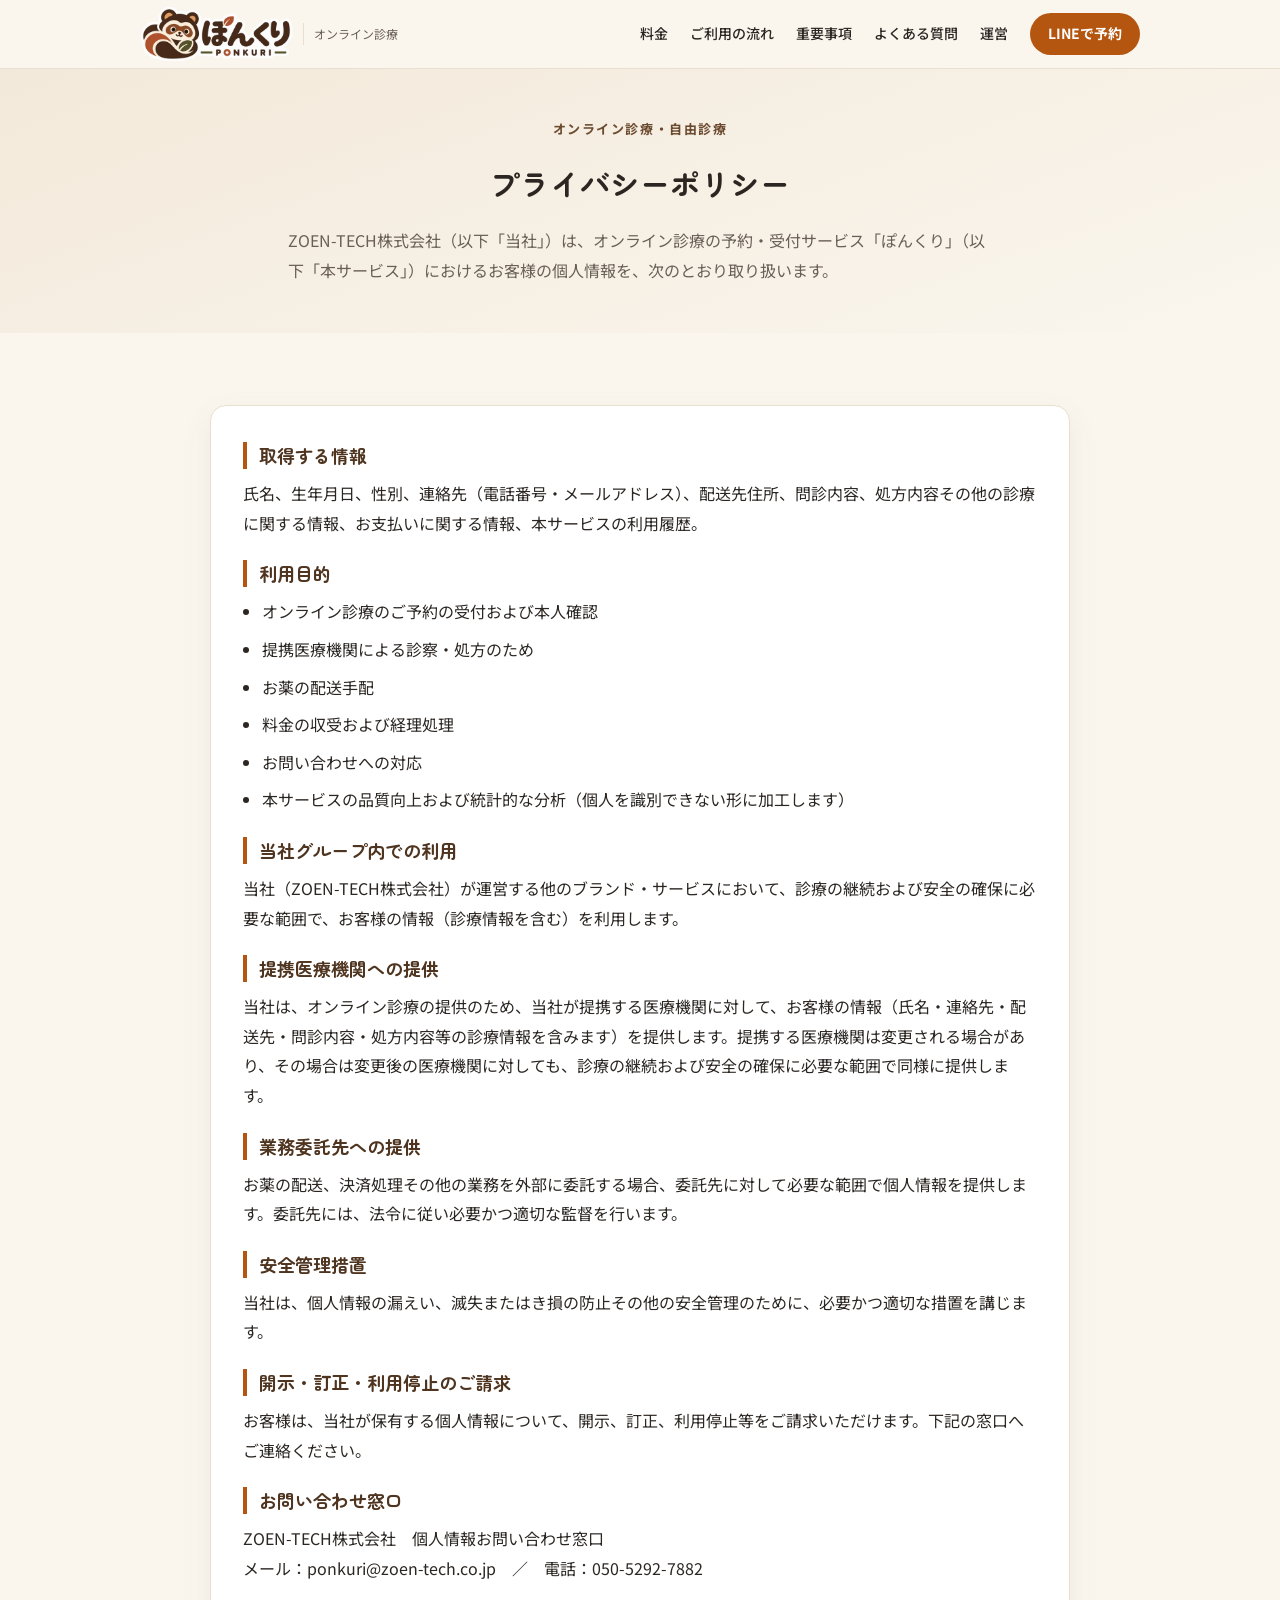
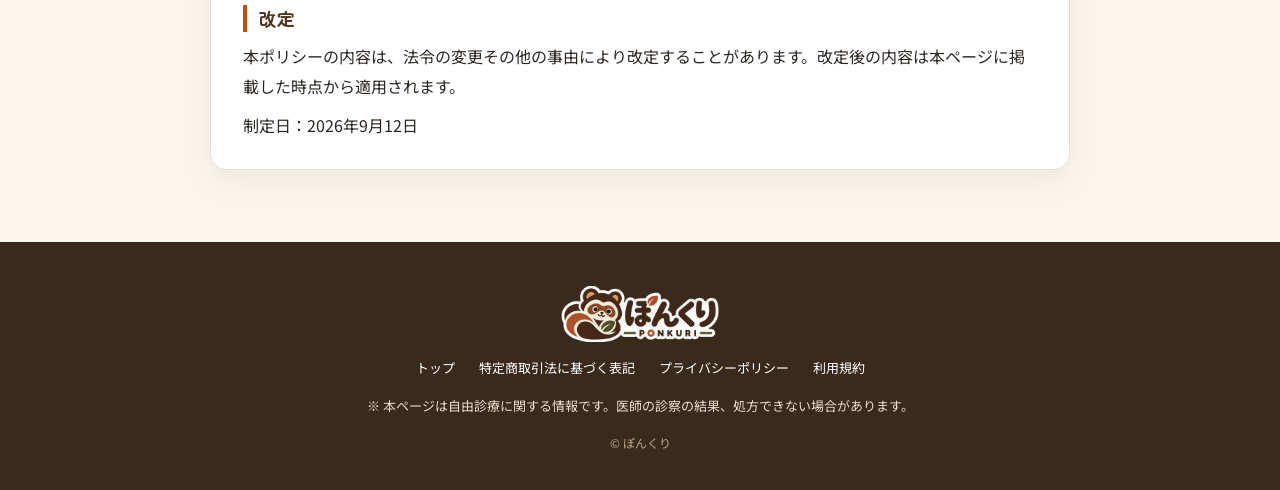
<file: ponkuri-hp-fbba8f3c/privacy.html>
<!DOCTYPE html>
<html lang="ja">
<head>
<meta charset="utf-8">
<meta name="viewport" content="width=device-width, initial-scale=1">
<meta name="robots" content="noindex,nofollow">
<title>プライバシーポリシー｜ぽんくり</title>
<link rel="icon" href="assets/icon-32.png" sizes="32x32" type="image/png">
<link rel="icon" href="assets/icon-64.png" sizes="64x64" type="image/png">
<link rel="apple-touch-icon" href="assets/icon-180.png">
<link rel="stylesheet" href="https://fonts.googleapis.com/css2?family=Zen+Maru+Gothic:wght@500;700&family=Noto+Sans+JP:wght@400;500;700&family=Inter:wght@600;700&display=swap">
<link rel="stylesheet" href="assets/style.css?v=20261004d">
</head>
<body>
<header class="site-head">
  <div class="inner">
    <a class="brand" href="index.html"><img class="logo-img" src="assets/logo.webp" alt="ぽんくり PONKURI" width="136" height="48"><span class="tag">オンライン診療</span></a>
    <nav class="site-nav"><a href="index.html#price">料金</a><a href="index.html#flow">ご利用の流れ</a><a href="index.html#notice">重要事項</a><a href="index.html#faq">よくある質問</a><a href="index.html#company">運営</a><a class="nav-btn" data-line href="index.html#flow">LINEで予約</a></nav>
  </div>
</header>

<main>
  <section class="page-title">
    <div class="inner">
    <p class="eyebrow">オンライン診療・自由診療</p>
    <h1>プライバシーポリシー</h1>
    <p class="lede">ZOEN-TECH株式会社（以下「当社」）は、オンライン診療の予約・受付サービス「ぽんくり」（以下「本サービス」）におけるお客様の個人情報を、次のとおり取り扱います。</p>
    </div>
  </section>
  <section>
    <div class="inner">
      <div class="card doc">
        <div class="doc-sec">
    <h2>取得する情報</h2>
    <p>氏名、生年月日、性別、連絡先（電話番号・メールアドレス）、配送先住所、問診内容、処方内容その他の診療に関する情報、お支払いに関する情報、本サービスの利用履歴。</p>
        </div>
        <div class="doc-sec">
    <h2>利用目的</h2>
    <ul class="plain">
      <li>オンライン診療のご予約の受付および本人確認</li>
      <li>提携医療機関による診察・処方のため</li>
      <li>お薬の配送手配</li>
      <li>料金の収受および経理処理</li>
      <li>お問い合わせへの対応</li>
      <li>本サービスの品質向上および統計的な分析（個人を識別できない形に加工します）</li>
    </ul>
        </div>
        <div class="doc-sec">
    <h2>当社グループ内での利用</h2>
    <p>当社（ZOEN-TECH株式会社）が運営する他のブランド・サービスにおいて、診療の継続および安全の確保に必要な範囲で、お客様の情報（診療情報を含む）を利用します。</p>
        </div>
        <div class="doc-sec">
    <h2>提携医療機関への提供</h2>
    <p>当社は、オンライン診療の提供のため、当社が提携する医療機関に対して、お客様の情報（氏名・連絡先・配送先・問診内容・処方内容等の診療情報を含みます）を提供します。提携する医療機関は変更される場合があり、その場合は変更後の医療機関に対しても、診療の継続および安全の確保に必要な範囲で同様に提供します。</p>
        </div>
        <div class="doc-sec">
    <h2>業務委託先への提供</h2>
    <p>お薬の配送、決済処理その他の業務を外部に委託する場合、委託先に対して必要な範囲で個人情報を提供します。委託先には、法令に従い必要かつ適切な監督を行います。</p>
        </div>
        <div class="doc-sec">
    <h2>安全管理措置</h2>
    <p>当社は、個人情報の漏えい、滅失またはき損の防止その他の安全管理のために、必要かつ適切な措置を講じます。</p>
        </div>
        <div class="doc-sec">
    <h2>開示・訂正・利用停止のご請求</h2>
    <p>お客様は、当社が保有する個人情報について、開示、訂正、利用停止等をご請求いただけます。下記の窓口へご連絡ください。</p>
        </div>
        <div class="doc-sec">
    <h2>お問い合わせ窓口</h2>
    <p>ZOEN-TECH株式会社　個人情報お問い合わせ窓口<br>メール：ponkuri@zoen-tech.co.jp　／　電話：050-5292-7882</p>
        </div>
        <div class="doc-sec">
    <h2>改定</h2>
    <p>本ポリシーの内容は、法令の変更その他の事由により改定することがあります。改定後の内容は本ページに掲載した時点から適用されます。</p>
    <p>制定日：2026年9月12日</p>
        </div>
      </div>
    </div>
  </section>
</main>

<footer class="site-foot">
  <div class="inner">
    <a class="brand" href="index.html"><img class="logo-img" src="assets/logo.webp" alt="ぽんくり PONKURI" width="158" height="56"></a>
    <p class="links"><a href="index.html">トップ</a><a href="tokushoho.html">特定商取引法に基づく表記</a><a href="privacy.html">プライバシーポリシー</a><a href="terms.html">利用規約</a></p>
    <p class="note">※ 本ページは自由診療に関する情報です。医師の診察の結果、処方できない場合があります。</p>
    <p class="copy">© ぽんくり</p>
  </div>
</footer>
<script src="assets/site.js?v=20261004d"></script>
</body>
</html>
</file>
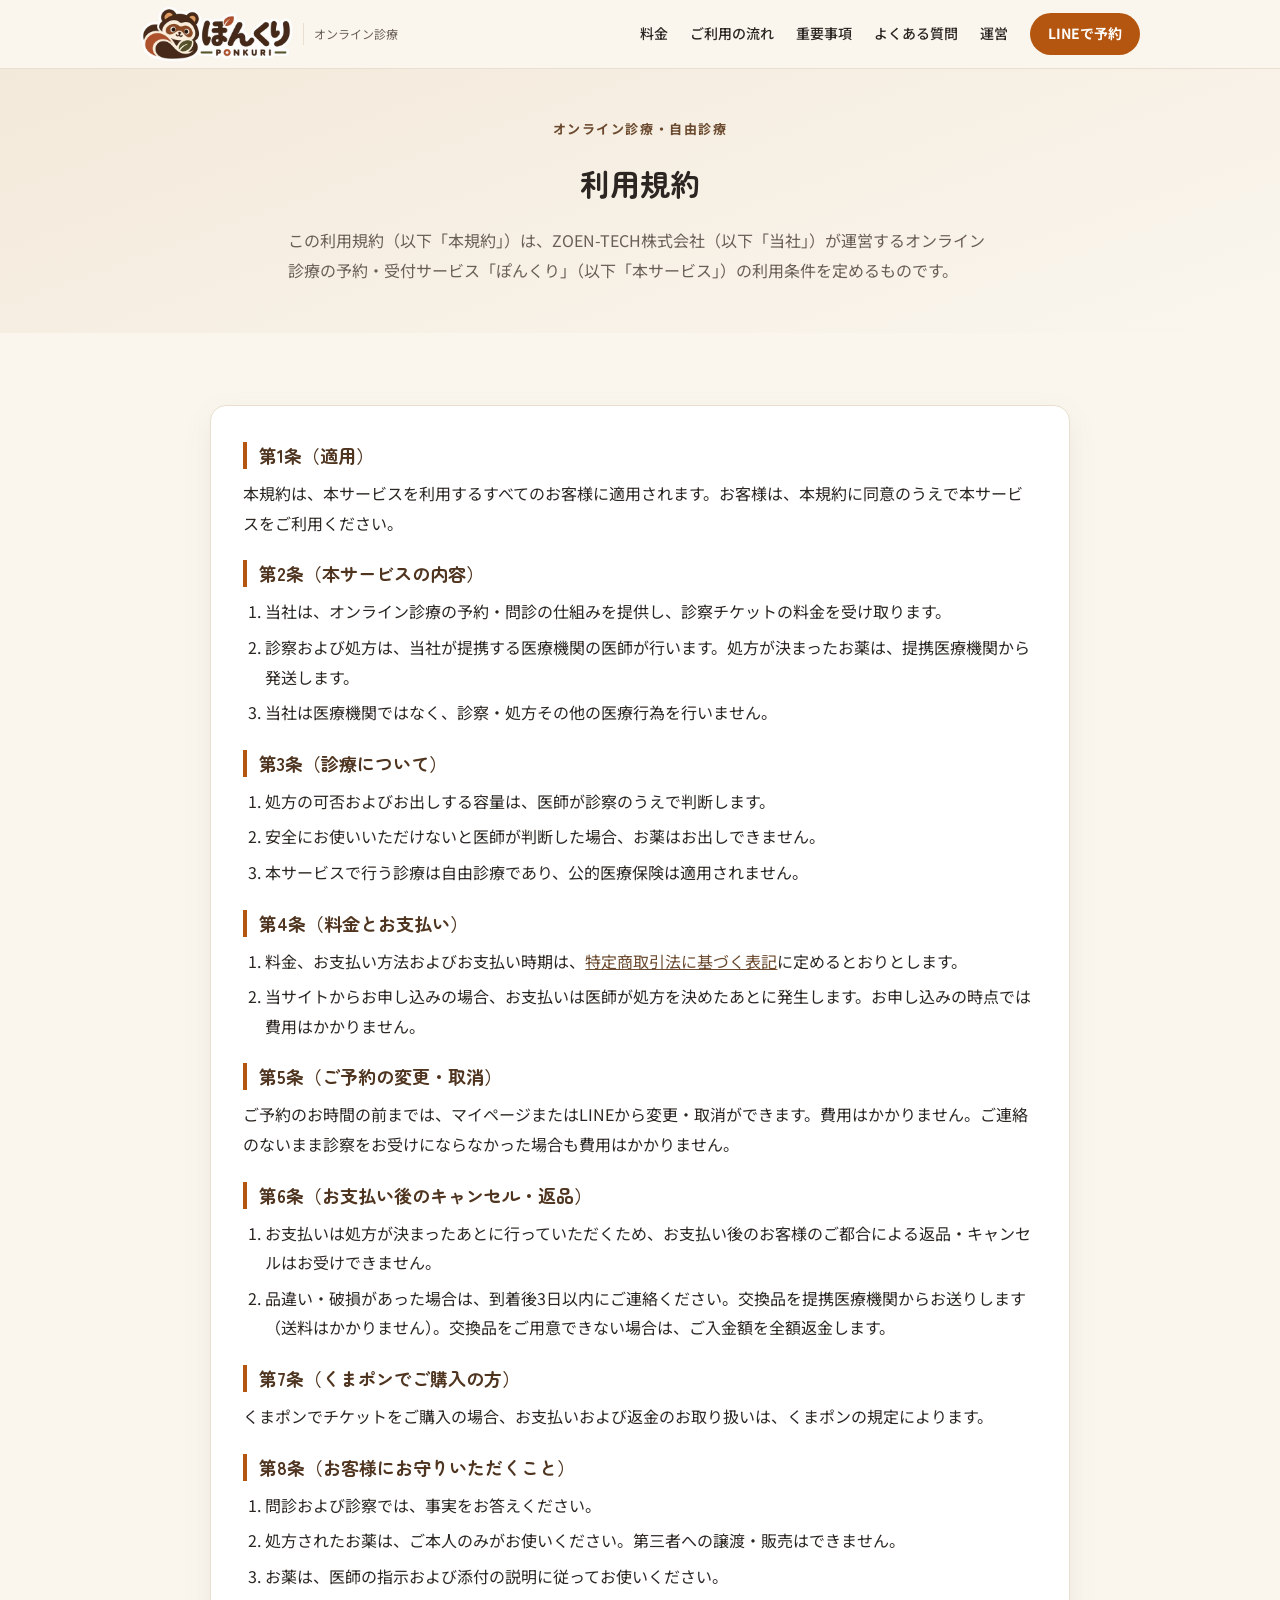
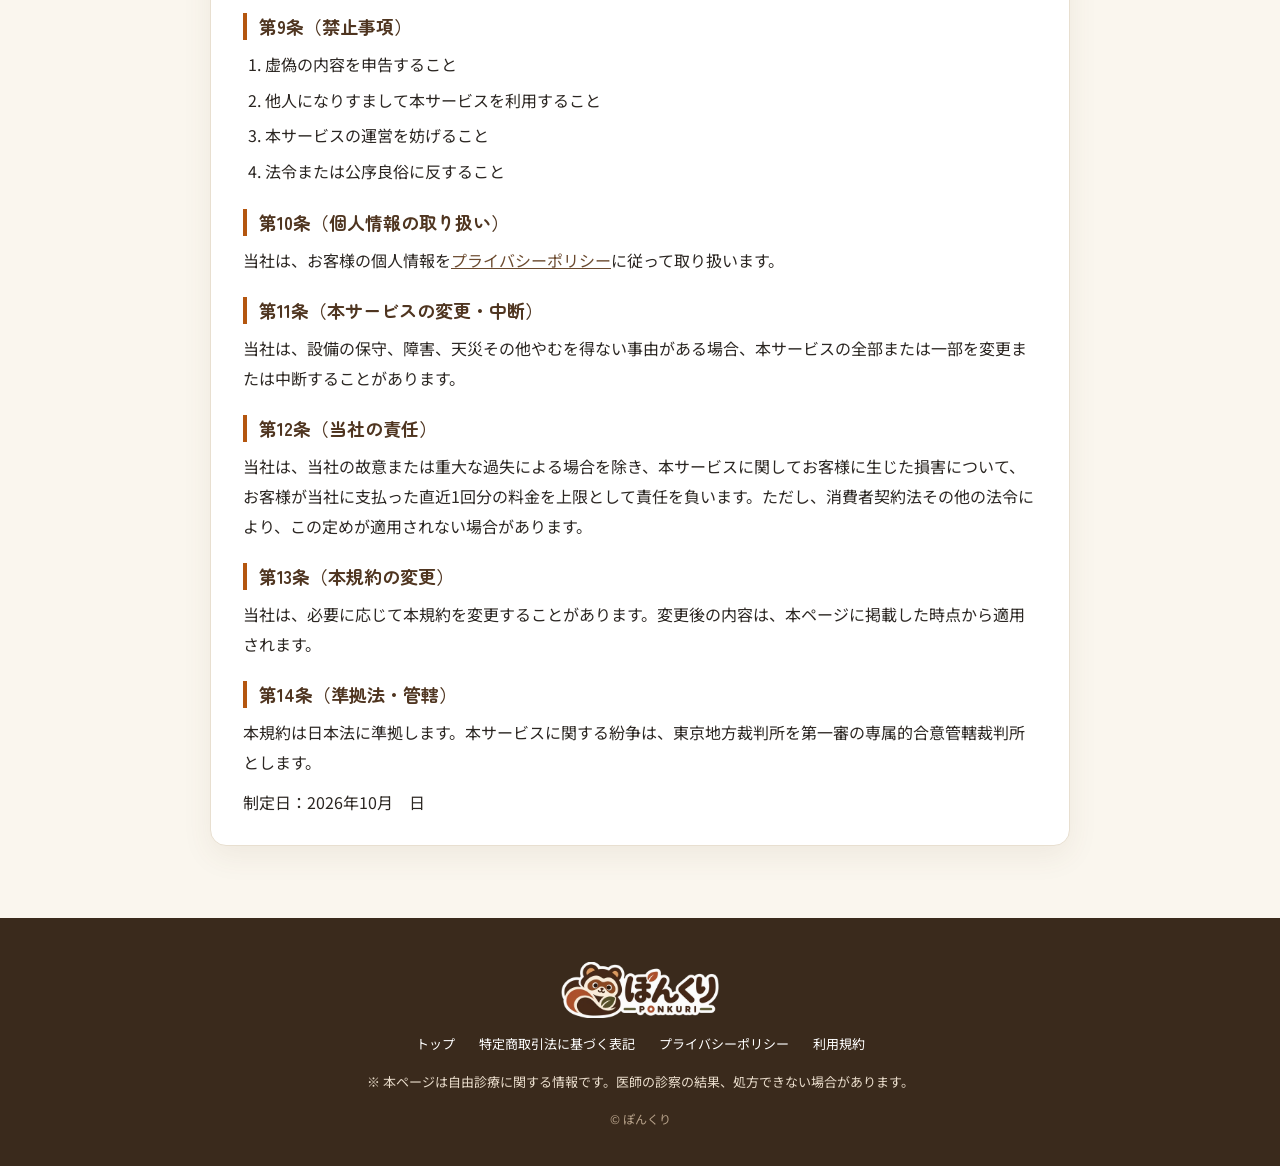
<file: ponkuri-hp-fbba8f3c/terms.html>
<!DOCTYPE html>
<html lang="ja">
<head>
<meta charset="utf-8">
<meta name="viewport" content="width=device-width, initial-scale=1">
<meta name="robots" content="noindex,nofollow">
<title>利用規約｜ぽんくり</title>
<link rel="icon" href="assets/icon-32.png" sizes="32x32" type="image/png">
<link rel="icon" href="assets/icon-64.png" sizes="64x64" type="image/png">
<link rel="apple-touch-icon" href="assets/icon-180.png">
<link rel="stylesheet" href="https://fonts.googleapis.com/css2?family=Zen+Maru+Gothic:wght@500;700&family=Noto+Sans+JP:wght@400;500;700&family=Inter:wght@600;700&display=swap">
<link rel="stylesheet" href="assets/style.css?v=20261004d">
</head>
<body>
<header class="site-head">
  <div class="inner">
    <a class="brand" href="index.html"><img class="logo-img" src="assets/logo.webp" alt="ぽんくり PONKURI" width="136" height="48"><span class="tag">オンライン診療</span></a>
    <nav class="site-nav"><a href="index.html#price">料金</a><a href="index.html#flow">ご利用の流れ</a><a href="index.html#notice">重要事項</a><a href="index.html#faq">よくある質問</a><a href="index.html#company">運営</a><a class="nav-btn" data-line href="index.html#flow">LINEで予約</a></nav>
  </div>
</header>

<main>
  <section class="page-title">
    <div class="inner">
    <p class="eyebrow">オンライン診療・自由診療</p>
    <h1>利用規約</h1>
    <p class="lede">この利用規約（以下「本規約」）は、ZOEN-TECH株式会社（以下「当社」）が運営するオンライン診療の予約・受付サービス「ぽんくり」（以下「本サービス」）の利用条件を定めるものです。</p>
    </div>
  </section>
  <section>
    <div class="inner">
      <div class="card doc">
        <div class="doc-sec">
    <h2>第1条（適用）</h2>
    <p>本規約は、本サービスを利用するすべてのお客様に適用されます。お客様は、本規約に同意のうえで本サービスをご利用ください。</p>
        </div>
        <div class="doc-sec">
    <h2>第2条（本サービスの内容）</h2>
    <ol>
      <li>当社は、オンライン診療の予約・問診の仕組みを提供し、診察チケットの料金を受け取ります。</li>
      <li>診察および処方は、当社が提携する医療機関の医師が行います。処方が決まったお薬は、提携医療機関から発送します。</li>
      <li>当社は医療機関ではなく、診察・処方その他の医療行為を行いません。</li>
    </ol>
        </div>
        <div class="doc-sec">
    <h2>第3条（診療について）</h2>
    <ol>
      <li>処方の可否およびお出しする容量は、医師が診察のうえで判断します。</li>
      <li>安全にお使いいただけないと医師が判断した場合、お薬はお出しできません。</li>
      <li>本サービスで行う診療は自由診療であり、公的医療保険は適用されません。</li>
    </ol>
        </div>
        <div class="doc-sec">
    <h2>第4条（料金とお支払い）</h2>
    <ol>
      <li>料金、お支払い方法およびお支払い時期は、<a href="tokushoho.html">特定商取引法に基づく表記</a>に定めるとおりとします。</li>
      <li>当サイトからお申し込みの場合、お支払いは医師が処方を決めたあとに発生します。お申し込みの時点では費用はかかりません。</li>
    </ol>
        </div>
        <div class="doc-sec">
    <h2>第5条（ご予約の変更・取消）</h2>
    <p>ご予約のお時間の前までは、マイページまたはLINEから変更・取消ができます。費用はかかりません。ご連絡のないまま診察をお受けにならなかった場合も費用はかかりません。</p>
        </div>
        <div class="doc-sec">
    <h2>第6条（お支払い後のキャンセル・返品）</h2>
    <ol>
      <li>お支払いは処方が決まったあとに行っていただくため、お支払い後のお客様のご都合による返品・キャンセルはお受けできません。</li>
      <li>品違い・破損があった場合は、到着後3日以内にご連絡ください。交換品を提携医療機関からお送りします（送料はかかりません）。交換品をご用意できない場合は、ご入金額を全額返金します。</li>
    </ol>
        </div>
        <div class="doc-sec">
    <h2>第7条（くまポンでご購入の方）</h2>
    <p>くまポンでチケットをご購入の場合、お支払いおよび返金のお取り扱いは、くまポンの規定によります。</p>
        </div>
        <div class="doc-sec">
    <h2>第8条（お客様にお守りいただくこと）</h2>
    <ol>
      <li>問診および診察では、事実をお答えください。</li>
      <li>処方されたお薬は、ご本人のみがお使いください。第三者への譲渡・販売はできません。</li>
      <li>お薬は、医師の指示および添付の説明に従ってお使いください。</li>
    </ol>
        </div>
        <div class="doc-sec">
    <h2>第9条（禁止事項）</h2>
    <ol>
      <li>虚偽の内容を申告すること</li>
      <li>他人になりすまして本サービスを利用すること</li>
      <li>本サービスの運営を妨げること</li>
      <li>法令または公序良俗に反すること</li>
    </ol>
        </div>
        <div class="doc-sec">
    <h2>第10条（個人情報の取り扱い）</h2>
    <p>当社は、お客様の個人情報を<a href="privacy.html">プライバシーポリシー</a>に従って取り扱います。</p>
        </div>
        <div class="doc-sec">
    <h2>第11条（本サービスの変更・中断）</h2>
    <p>当社は、設備の保守、障害、天災その他やむを得ない事由がある場合、本サービスの全部または一部を変更または中断することがあります。</p>
        </div>
        <div class="doc-sec">
    <h2>第12条（当社の責任）</h2>
    <p>当社は、当社の故意または重大な過失による場合を除き、本サービスに関してお客様に生じた損害について、お客様が当社に支払った直近1回分の料金を上限として責任を負います。ただし、消費者契約法その他の法令により、この定めが適用されない場合があります。</p>
        </div>
        <div class="doc-sec">
    <h2>第13条（本規約の変更）</h2>
    <p>当社は、必要に応じて本規約を変更することがあります。変更後の内容は、本ページに掲載した時点から適用されます。</p>
        </div>
        <div class="doc-sec">
    <h2>第14条（準拠法・管轄）</h2>
    <p>本規約は日本法に準拠します。本サービスに関する紛争は、東京地方裁判所を第一審の専属的合意管轄裁判所とします。</p>
    <p>制定日：2026年10月　日</p>
        </div>
      </div>
    </div>
  </section>
</main>

<footer class="site-foot">
  <div class="inner">
    <a class="brand" href="index.html"><img class="logo-img" src="assets/logo.webp" alt="ぽんくり PONKURI" width="158" height="56"></a>
    <p class="links"><a href="index.html">トップ</a><a href="tokushoho.html">特定商取引法に基づく表記</a><a href="privacy.html">プライバシーポリシー</a><a href="terms.html">利用規約</a></p>
    <p class="note">※ 本ページは自由診療に関する情報です。医師の診察の結果、処方できない場合があります。</p>
    <p class="copy">© ぽんくり</p>
  </div>
</footer>
<script src="assets/site.js?v=20261004d"></script>
</body>
</html>
</file>
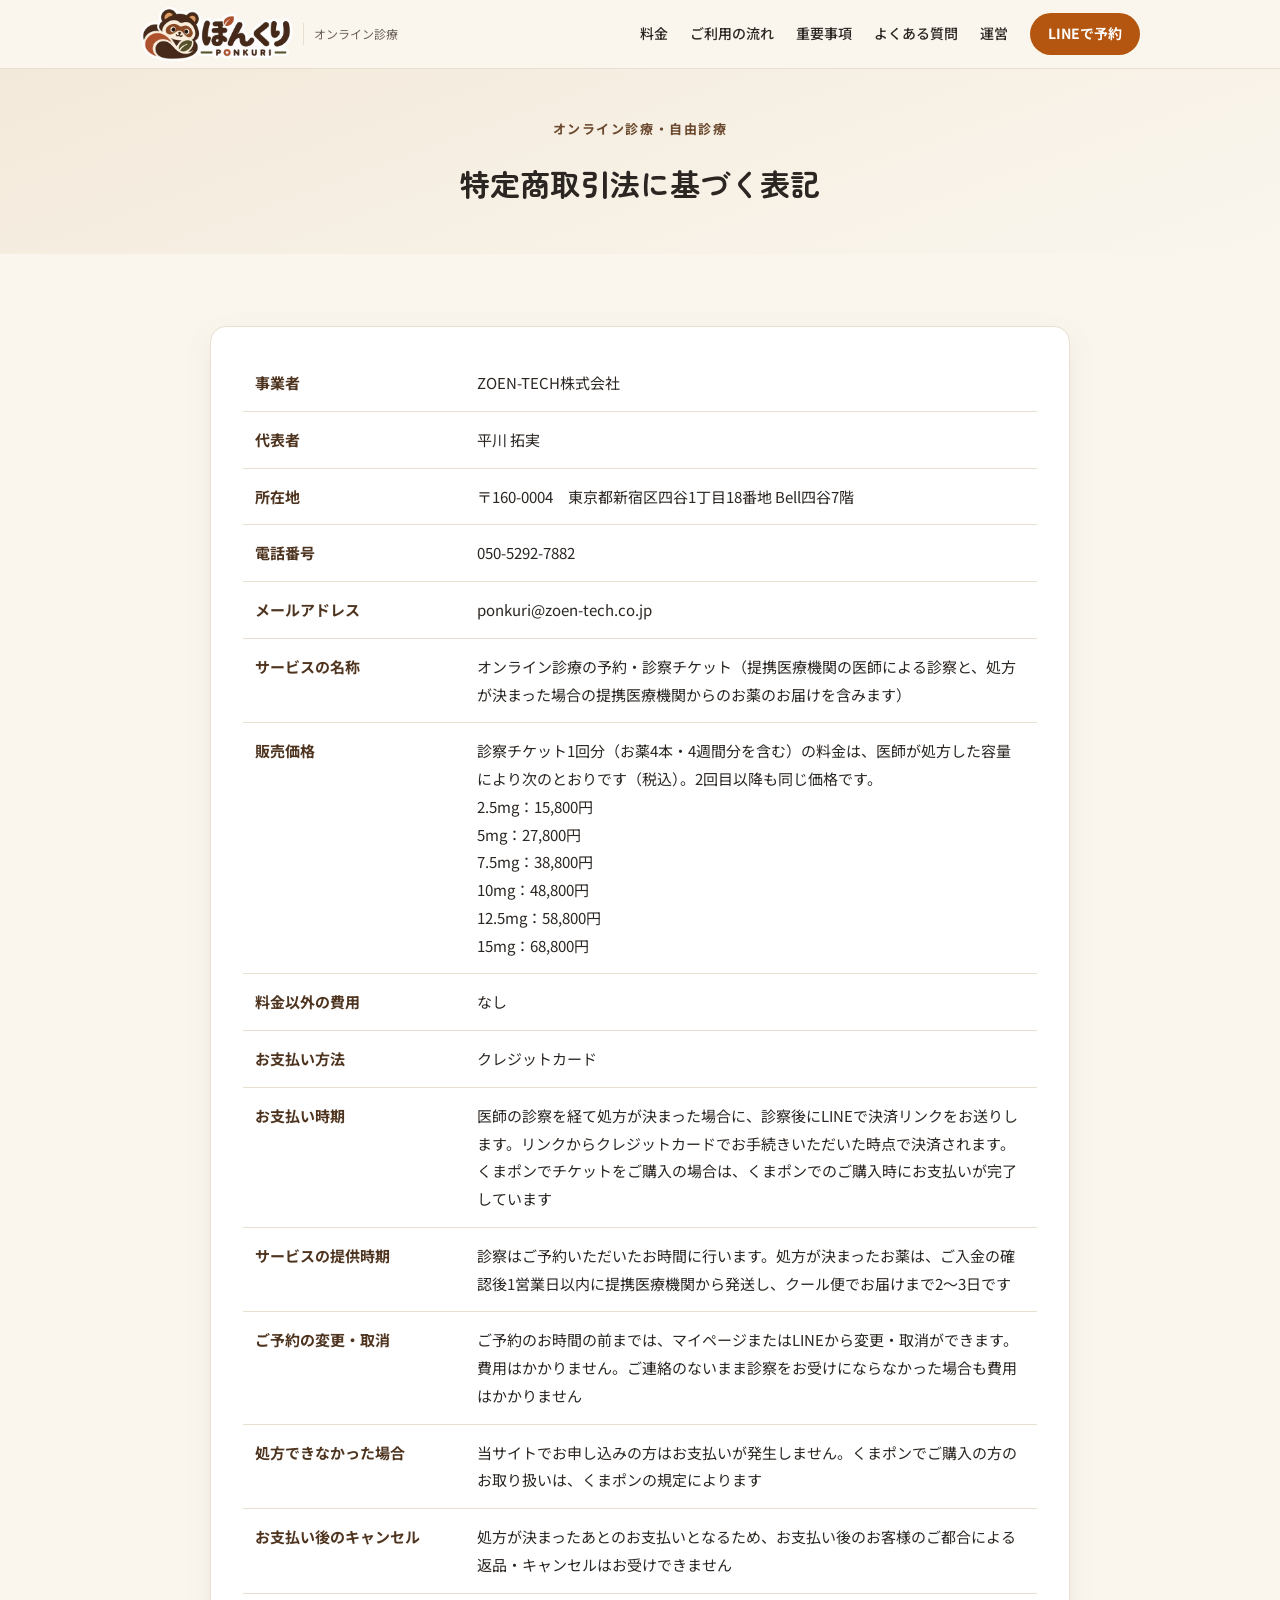
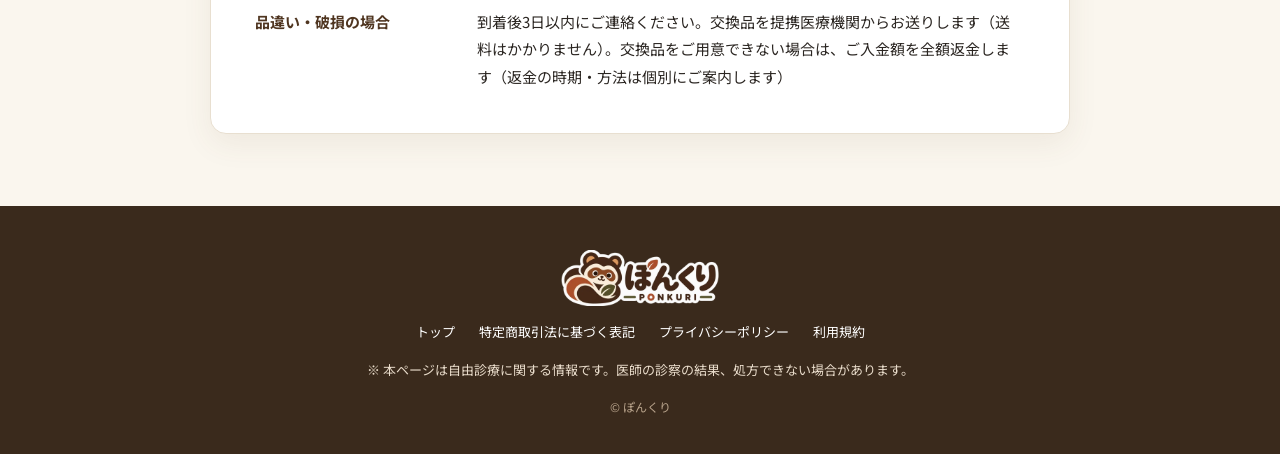
<file: ponkuri-hp-fbba8f3c/tokushoho.html>
<!DOCTYPE html>
<html lang="ja">
<head>
<meta charset="utf-8">
<meta name="viewport" content="width=device-width, initial-scale=1">
<meta name="robots" content="noindex,nofollow">
<title>特定商取引法に基づく表記｜ぽんくり</title>
<link rel="icon" href="assets/icon-32.png" sizes="32x32" type="image/png">
<link rel="icon" href="assets/icon-64.png" sizes="64x64" type="image/png">
<link rel="apple-touch-icon" href="assets/icon-180.png">
<link rel="stylesheet" href="https://fonts.googleapis.com/css2?family=Zen+Maru+Gothic:wght@500;700&family=Noto+Sans+JP:wght@400;500;700&family=Inter:wght@600;700&display=swap">
<link rel="stylesheet" href="assets/style.css?v=20261004d">
</head>
<body>
<header class="site-head">
  <div class="inner">
    <a class="brand" href="index.html"><img class="logo-img" src="assets/logo.webp" alt="ぽんくり PONKURI" width="136" height="48"><span class="tag">オンライン診療</span></a>
    <nav class="site-nav"><a href="index.html#price">料金</a><a href="index.html#flow">ご利用の流れ</a><a href="index.html#notice">重要事項</a><a href="index.html#faq">よくある質問</a><a href="index.html#company">運営</a><a class="nav-btn" data-line href="index.html#flow">LINEで予約</a></nav>
  </div>
</header>

<main>
  <section class="page-title">
    <div class="inner">
    <p class="eyebrow">オンライン診療・自由診療</p>
    <h1>特定商取引法に基づく表記</h1>
    </div>
  </section>
  <section>
    <div class="inner">
      <div class="card doc">
        <div class="doc-sec">
    <div class="tablewrap">
      <table>
        <tr><th>事業者</th><td>ZOEN-TECH株式会社</td></tr>
        <tr><th>代表者</th><td>平川 拓実</td></tr>
        <tr><th>所在地</th><td>〒160-0004　東京都新宿区四谷1丁目18番地 Bell四谷7階</td></tr>
        <tr><th>電話番号</th><td>050-5292-7882</td></tr>
        <tr><th>メールアドレス</th><td>ponkuri@zoen-tech.co.jp</td></tr>
        <tr><th>サービスの名称</th><td>オンライン診療の予約・診察チケット（提携医療機関の医師による診察と、処方が決まった場合の提携医療機関からのお薬のお届けを含みます）</td></tr>
        <tr><th>販売価格</th><td>診察チケット1回分（お薬4本・4週間分を含む）の料金は、医師が処方した容量により次のとおりです（税込）。2回目以降も同じ価格です。<br>2.5mg：15,800円<br>5mg：27,800円<br>7.5mg：38,800円<br>10mg：48,800円<br>12.5mg：58,800円<br>15mg：68,800円</td></tr>
        <tr><th>料金以外の費用</th><td>なし</td></tr>
        <tr><th>お支払い方法</th><td>クレジットカード</td></tr>
        <tr><th>お支払い時期</th><td>医師の診察を経て処方が決まった場合に、診察後にLINEで決済リンクをお送りします。リンクからクレジットカードでお手続きいただいた時点で決済されます。くまポンでチケットをご購入の場合は、くまポンでのご購入時にお支払いが完了しています</td></tr>
        <tr><th>サービスの提供時期</th><td>診察はご予約いただいたお時間に行います。処方が決まったお薬は、ご入金の確認後1営業日以内に提携医療機関から発送し、クール便でお届けまで2〜3日です</td></tr>
        <tr><th>ご予約の変更・取消</th><td>ご予約のお時間の前までは、マイページまたはLINEから変更・取消ができます。費用はかかりません。ご連絡のないまま診察をお受けにならなかった場合も費用はかかりません</td></tr>
        <tr><th>処方できなかった場合</th><td>当サイトでお申し込みの方はお支払いが発生しません。くまポンでご購入の方のお取り扱いは、くまポンの規定によります</td></tr>
        <tr><th>お支払い後のキャンセル</th><td>処方が決まったあとのお支払いとなるため、お支払い後のお客様のご都合による返品・キャンセルはお受けできません</td></tr>
        <tr><th>品違い・破損の場合</th><td>到着後3日以内にご連絡ください。交換品を提携医療機関からお送りします（送料はかかりません）。交換品をご用意できない場合は、ご入金額を全額返金します（返金の時期・方法は個別にご案内します）</td></tr>
      </table>
    </div>
        </div>
      </div>
    </div>
  </section>
</main>

<footer class="site-foot">
  <div class="inner">
    <a class="brand" href="index.html"><img class="logo-img" src="assets/logo.webp" alt="ぽんくり PONKURI" width="158" height="56"></a>
    <p class="links"><a href="index.html">トップ</a><a href="tokushoho.html">特定商取引法に基づく表記</a><a href="privacy.html">プライバシーポリシー</a><a href="terms.html">利用規約</a></p>
    <p class="note">※ 本ページは自由診療に関する情報です。医師の診察の結果、処方できない場合があります。</p>
    <p class="copy">© ぽんくり</p>
  </div>
</footer>
<script src="assets/site.js?v=20261004d"></script>
</body>
</html>
</file>
<file: ponkuri-hp-fbba8f3c/assets/style.css>
:root{
  --ground:#FAF6EE;
  --pale:#F3EBDD;
  --surface:#FFFFFF;
  --ink:#2B2622;
  --ink-soft:#6A5F57;
  --line:#E8DFD0;
  --accent:#6B4A2F;
  --accent-deep:#4F3520;
  --accent-soft:#F3E9DA;
  --cta:#B4560F;
  --cta-deep:#9A480B;
  --cta-soft:#FBEBDD;
  --on-color:#FFFFFF;
  --warn-ground:#FFF8EE;
  --warn-line:#EBD3AE;
  --foot:#3A2A1C;
  --foot-ink:#E9DCCB;
  --foot-sub:#B9A48C;
  --shadow:0 10px 30px rgba(107,74,47,.08);
  --shadow-cta:0 8px 20px rgba(180,86,15,.25);
  --radius:16px;
  --head-h:68px;
  --font-head:"Zen Maru Gothic","Noto Sans JP",sans-serif;
  --font-body:"Noto Sans JP",system-ui,-apple-system,"Hiragino Sans",sans-serif;
  --font-num:"Inter","Noto Sans JP",sans-serif;
  color-scheme:light;
}
*{box-sizing:border-box}
html{scroll-behavior:smooth}
body{
  margin:0;background:var(--ground);color:var(--ink);
  font-family:var(--font-body);
  font-size:16px;line-height:1.85;-webkit-font-smoothing:antialiased;
}
a{color:var(--accent)}
p{margin:0}
h1,h2,h3{font-family:var(--font-head);text-wrap:balance;margin:0;line-height:1.5}
h3{font-size:17px;color:var(--accent-deep)}
.inner{max-width:1040px;margin:0 auto;padding-inline:20px}
.nw{display:inline-block;white-space:nowrap}

/* ヘッダー */
.site-head{background:var(--ground);border-bottom:1px solid var(--line);position:sticky;top:0;z-index:20}
.site-head .inner{display:flex;align-items:center;justify-content:space-between;gap:16px;height:var(--head-h)}
.brand{display:flex;align-items:center;gap:10px;text-decoration:none;color:var(--ink)}
.brand .logo-img{display:block;height:54px;width:auto}
.site-foot .brand .logo-img{height:56px}
.brand .logo{font-family:var(--font-head);font-weight:700;font-size:24px;color:var(--accent);letter-spacing:.08em}
.brand .tag{font-size:12px;color:var(--ink-soft);padding-left:10px;border-left:1px solid var(--line)}
.site-nav{display:flex;align-items:center;gap:22px;font-size:14px;font-weight:500}
.site-nav a{color:var(--ink);text-decoration:none}
.site-nav a:hover{color:var(--cta)}
.site-nav .nav-btn{background:var(--cta);color:var(--on-color);padding:8px 18px;border-radius:999px;font-weight:700}
.site-nav .nav-btn:hover{background:var(--cta-deep);color:var(--on-color)}
@media (max-width:820px){
  .site-nav a:not(.nav-btn){display:none}
  .brand .tag{display:none}
}

/* 共通セクション */
main > section{padding:72px 0;scroll-margin-top:var(--head-h)}
main > section.band{background:var(--pale)}
main > section .inner{display:flex;flex-direction:column;gap:20px}
.sec-head{text-align:center;display:flex;flex-direction:column;align-items:center;gap:4px;margin-bottom:12px}
.sec-head h2{font-size:28px}
.sec-head h2::after{content:"";display:block;width:40px;height:3px;border-radius:2px;background:var(--cta);margin:12px auto 0}
.sec-head .sub{color:var(--ink-soft);font-size:15px;margin-top:8px}
.eyebrow{font-size:13px;letter-spacing:.12em;color:var(--accent);font-weight:700}
.eyebrow.center{text-align:center}
.card{background:var(--surface);border:1px solid var(--line);border-radius:var(--radius);box-shadow:var(--shadow);padding:28px 32px;display:flex;flex-direction:column;gap:14px}
.narrow{max-width:860px;width:100%;margin-inline:auto}
.cta-row{display:flex;justify-content:center;margin-top:8px}
@media (max-width:640px){
  main > section{padding:52px 0}
  .sec-head h2{font-size:23px}
  .card{padding:22px 18px}
}

/* ボタン */
.btn{display:inline-flex;align-items:center;justify-content:center;gap:8px;min-width:220px;padding:15px 28px;border-radius:999px;font-weight:700;text-decoration:none;font-size:16px;transition:transform .15s,background .15s}
.btn:hover{transform:translateY(-2px)}
.btn-primary{background:var(--cta);color:var(--on-color);box-shadow:var(--shadow-cta)}
.btn-primary:hover{background:var(--cta-deep)}
.btn-ghost{background:var(--surface);color:var(--accent);border:1.5px solid var(--accent)}

/* ヒーロー */
.hero{background:linear-gradient(160deg,var(--accent-soft) 0%,var(--ground) 60%);padding:64px 0 56px !important}
.hero .inner:first-child{display:grid;grid-template-columns:1.15fr .85fr;align-items:center;gap:40px}
.hero-copy{display:flex;flex-direction:column;gap:18px;min-width:0}
.hero h1{font-size:38px;line-height:1.45;font-weight:700;letter-spacing:.02em}
.hero .lede{color:var(--ink-soft);max-width:34em}
.hero .caution{font-size:14px;color:var(--ink-soft)}
.hero-btns{display:flex;flex-wrap:wrap;gap:12px;margin-top:6px}
.hero-art svg{width:100%;height:auto;display:block}
.hero-art .a-bg{fill:var(--accent-soft)}
.hero-art .a-dot{fill:var(--cta-soft)}
.hero-art .a-paper{fill:var(--surface);stroke:var(--accent);stroke-width:3}
.hero-art .a-line{stroke:var(--accent);stroke-width:3}
.hero-art .a-faint{stroke:var(--line);stroke-width:2.5}
.hero-art .a-chip{fill:var(--accent-soft)}
.hero-art .a-fill{fill:var(--cta)}
.hero-art .a-white{stroke:var(--on-color);stroke-width:3}
.hero-art .a-warm{stroke:var(--cta);stroke-width:3}
@media (max-width:820px){
  .hero .inner:first-child{grid-template-columns:1fr;gap:24px}
  .hero-art{max-width:260px;margin:0 auto;order:-1}
  .hero h1{font-size:clamp(20px,5.9vw,27px)}
  .hero-btns .btn{width:100%}
}

/* お約束 */
.promise{list-style:none;margin:0;padding:0;display:grid;grid-template-columns:repeat(3,1fr);gap:16px}
.promise li{background:var(--surface);border:1px solid var(--line);border-radius:var(--radius);box-shadow:var(--shadow);padding:26px 22px;display:flex;flex-direction:column;align-items:center;text-align:center;gap:12px}
.promise h3{font-size:18px}
.promise p{font-size:14px;color:var(--ink-soft);text-align:left}
.ico{flex:none;width:60px;height:60px;border-radius:50%;background:var(--accent-soft);display:grid;place-items:center}
.ico svg{width:30px;height:30px;fill:none;stroke:var(--accent);stroke-width:1.7;stroke-linecap:round;stroke-linejoin:round}
@media (max-width:820px){.promise{grid-template-columns:1fr}}

/* 料金 */
.price-grid{list-style:none;margin:0;padding:0;display:grid;grid-template-columns:repeat(3,1fr);gap:16px}
.price-grid li{background:var(--surface);border:1px solid var(--line);border-radius:var(--radius);box-shadow:var(--shadow);overflow:hidden;display:flex;flex-direction:column;text-align:center}
.price-grid .dose{background:var(--accent);color:var(--on-color);font-weight:700;font-size:14px;padding:10px 12px}
.price-grid .yen{font-family:var(--font-num);font-weight:700;font-size:34px;color:var(--ink);padding:18px 12px 20px;font-variant-numeric:tabular-nums;letter-spacing:.01em}
.price-grid .yen small{font-family:var(--font-body);font-size:13px;font-weight:500;color:var(--ink-soft);margin-left:4px}
@media (max-width:820px){.price-grid{grid-template-columns:repeat(2,1fr)}}
@media (max-width:420px){.price-grid .dose{font-size:13px;padding-inline:6px}.price-grid .yen{font-size:26px}.price-grid .yen small{display:block;margin:0}}
.kv{margin:0;display:grid;grid-template-columns:auto 1fr;gap:10px 24px;padding-bottom:16px;border-bottom:1px dashed var(--line)}
.kv dt{color:var(--ink-soft);font-size:14px}
.kv dd{margin:0;font-weight:500}

/* ご利用の流れ */
ol.flow{margin:0;padding:0;list-style:none;counter-reset:step;display:grid;grid-template-columns:repeat(4,1fr);gap:16px}
ol.flow li{counter-increment:step;position:relative;background:var(--surface);border:1px solid var(--line);border-radius:var(--radius);box-shadow:var(--shadow);padding:28px 18px 22px;display:flex;flex-direction:column;align-items:center;text-align:center;gap:10px}
ol.flow li::before{content:"STEP " counter(step);font-family:var(--font-num);font-weight:700;font-size:12px;letter-spacing:.14em;color:var(--on-color);background:var(--cta);border-radius:999px;padding:3px 12px;position:absolute;top:-12px}
ol.flow li p{font-size:14px;color:var(--ink-soft);text-align:left}
@media (max-width:900px){ol.flow{grid-template-columns:repeat(2,1fr);row-gap:28px}}
@media (max-width:560px){ol.flow{grid-template-columns:1fr}}

/* くまポン・2回目以降 */
.duo{display:grid;grid-template-columns:1fr 1fr;gap:16px;align-items:start}
.duo .card{height:100%}
.duo h2{font-size:21px;color:var(--accent-deep)}
.duo .btn{align-self:flex-start;margin-top:4px}
@media (max-width:820px){.duo{grid-template-columns:1fr}.duo .btn{align-self:stretch}}

ul.plain{margin:0;padding-left:1.2em;display:flex;flex-direction:column;gap:8px}
.callout{background:var(--warn-ground);border:1px solid var(--warn-line);border-radius:12px;padding:16px 20px}
.disclosure{gap:0}
.disclosure > div{display:flex;flex-direction:column;gap:6px;padding:18px 0;border-bottom:1px solid var(--line)}
.disclosure > div:first-child{padding-top:0}
.disclosure > div:last-child{border-bottom:0;padding-bottom:0}

/* よくある質問 */
.faq{display:flex;flex-direction:column;gap:12px}
.faq details{background:var(--surface);border:1px solid var(--line);border-radius:12px}
.faq summary{list-style:none;cursor:pointer;display:flex;align-items:flex-start;gap:12px;padding:16px 48px 16px 18px;font-weight:700;position:relative}
.faq summary::-webkit-details-marker{display:none}
.faq summary::before{content:"Q";flex:none;width:28px;height:28px;border-radius:50%;background:var(--accent);color:var(--on-color);font-family:var(--font-num);font-size:14px;display:grid;place-items:center}
.faq summary::after{content:"＋";position:absolute;right:18px;top:16px;color:var(--cta);font-weight:700}
.faq details[open] summary::after{content:"－"}
.faq details p{padding:0 18px 18px 58px;color:var(--ink-soft)}

/* 表 */
table{width:100%;border-collapse:collapse;font-size:15px}
.tablewrap{overflow-x:auto}
th,td{text-align:left;vertical-align:top;padding:14px 12px;border-bottom:1px solid var(--line)}
tr:last-child th,tr:last-child td{border-bottom:0}
th{width:28%;color:var(--accent-deep);font-weight:700;white-space:nowrap}
@media (max-width:640px){
  th,td{display:block;width:auto;padding:4px 0}
  th{padding-top:14px;border-bottom:0}
  td{padding-bottom:14px;border-bottom:1px solid var(--line)}
  tr:last-child td{border-bottom:0}
}

/* 下層ページ */
.page-title{background:linear-gradient(160deg,var(--accent-soft) 0%,var(--ground) 100%);padding:48px 0 !important}
.page-title .eyebrow{text-align:center}
.page-title h1{font-size:30px;text-align:center}
.page-title .lede{max-width:44em;margin:0 auto;color:var(--ink-soft)}
.doc{max-width:860px;width:100%;margin:0 auto}
.doc h2{font-size:18px;color:var(--accent-deep);padding-left:12px;border-left:4px solid var(--cta);margin-top:8px}
.doc-sec{display:flex;flex-direction:column;gap:10px}
.doc ol{margin:0;padding-left:1.4em;display:flex;flex-direction:column;gap:6px}
@media (max-width:640px){.page-title h1{font-size:24px}}

/* フッター */
.site-foot{background:var(--foot);color:var(--foot-ink);padding:44px 0 36px;font-size:13px}
.site-foot .inner{display:flex;flex-direction:column;align-items:center;gap:14px;text-align:center}
.site-foot .brand .logo-img{display:block;height:54px;width:auto}
.site-foot .brand .logo-img{height:56px}
.brand .logo{color:var(--on-color)}
.site-foot .links{display:flex;flex-wrap:wrap;justify-content:center;gap:8px 24px}
.site-foot a{color:var(--on-color);text-decoration:none}
.site-foot a:hover{text-decoration:underline}
.site-foot .copy{color:var(--foot-sub);font-size:12px}

/* スマホ下部の固定ボタン */
.fixed-cta{display:none}
@media (max-width:820px){
  body.has-fixed{padding-bottom:76px}
  .fixed-cta{display:block;position:fixed;left:0;right:0;bottom:0;z-index:30;background:var(--ground);border-top:1px solid var(--line);padding:10px 16px calc(10px + env(safe-area-inset-bottom));transition:transform .2s}
  .fixed-cta .btn{width:100%}
  .fixed-cta.is-hidden{transform:translateY(110%)}
}
</file>
